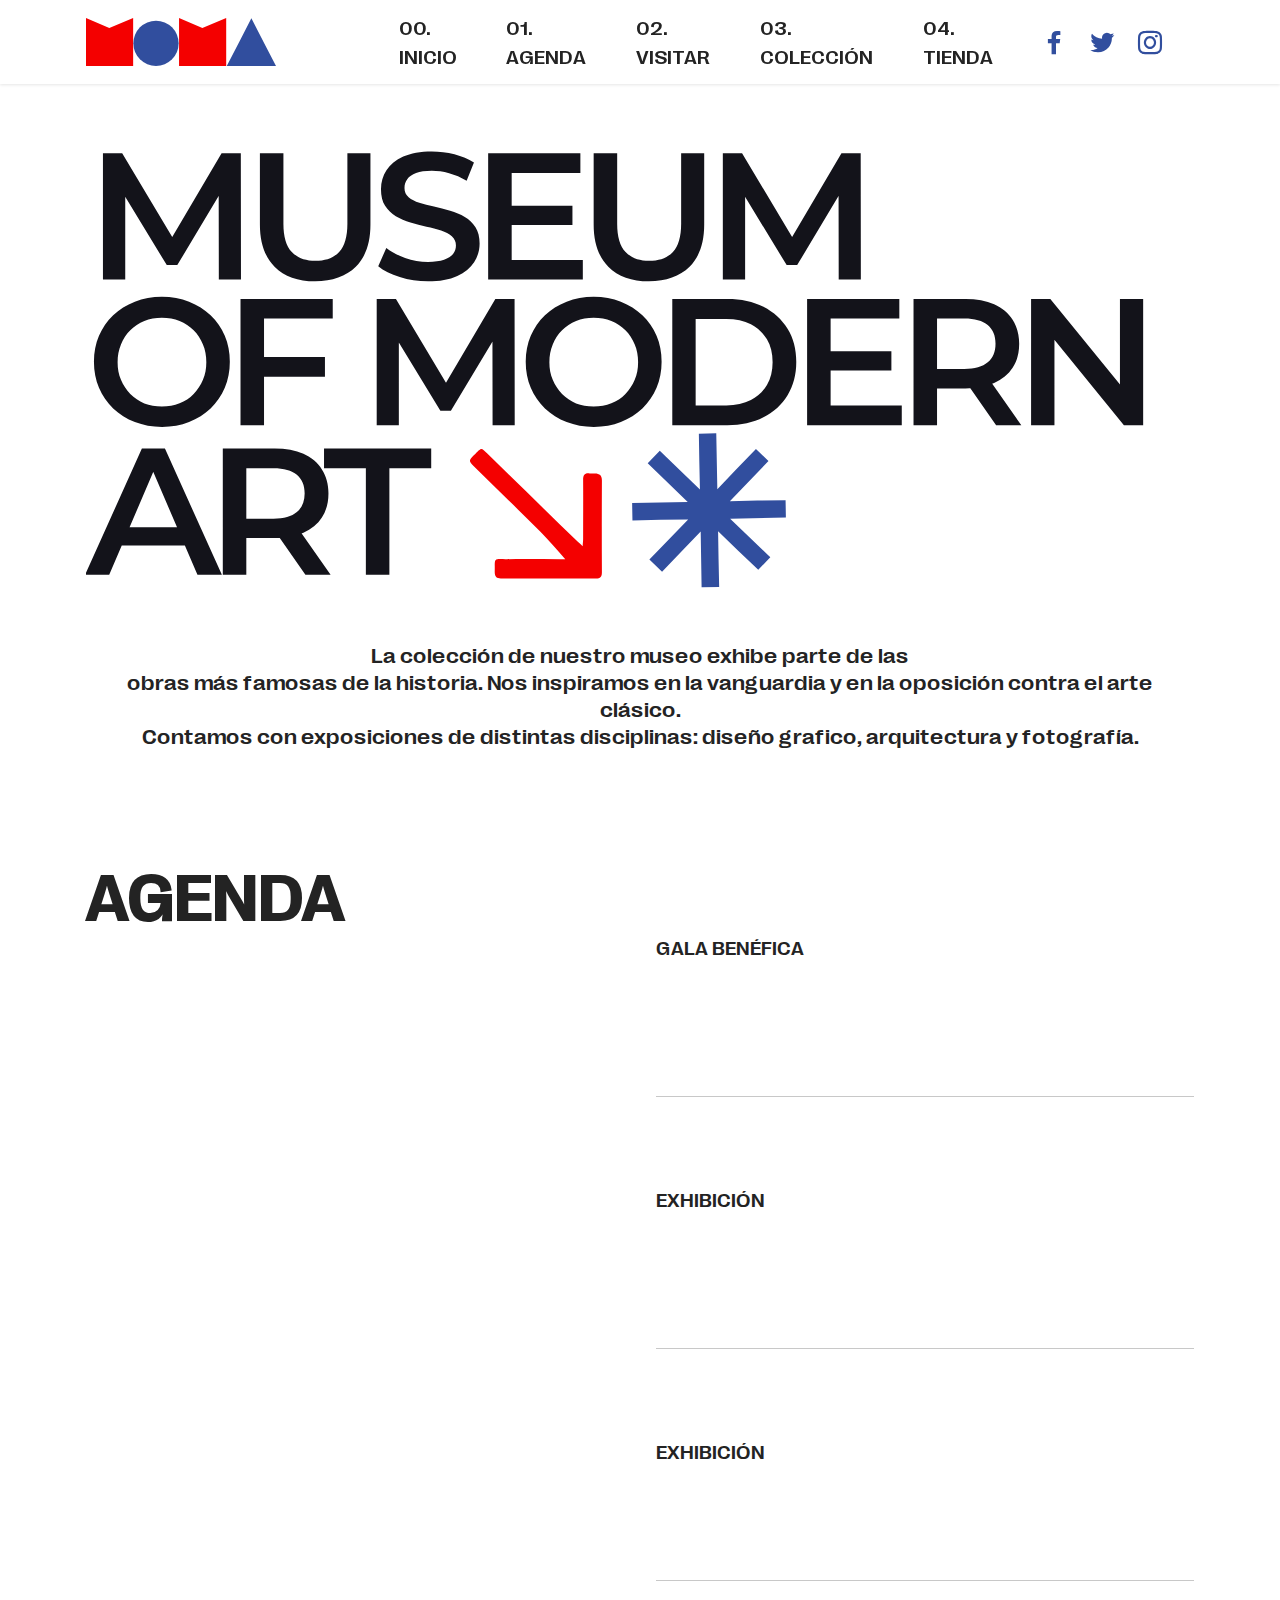
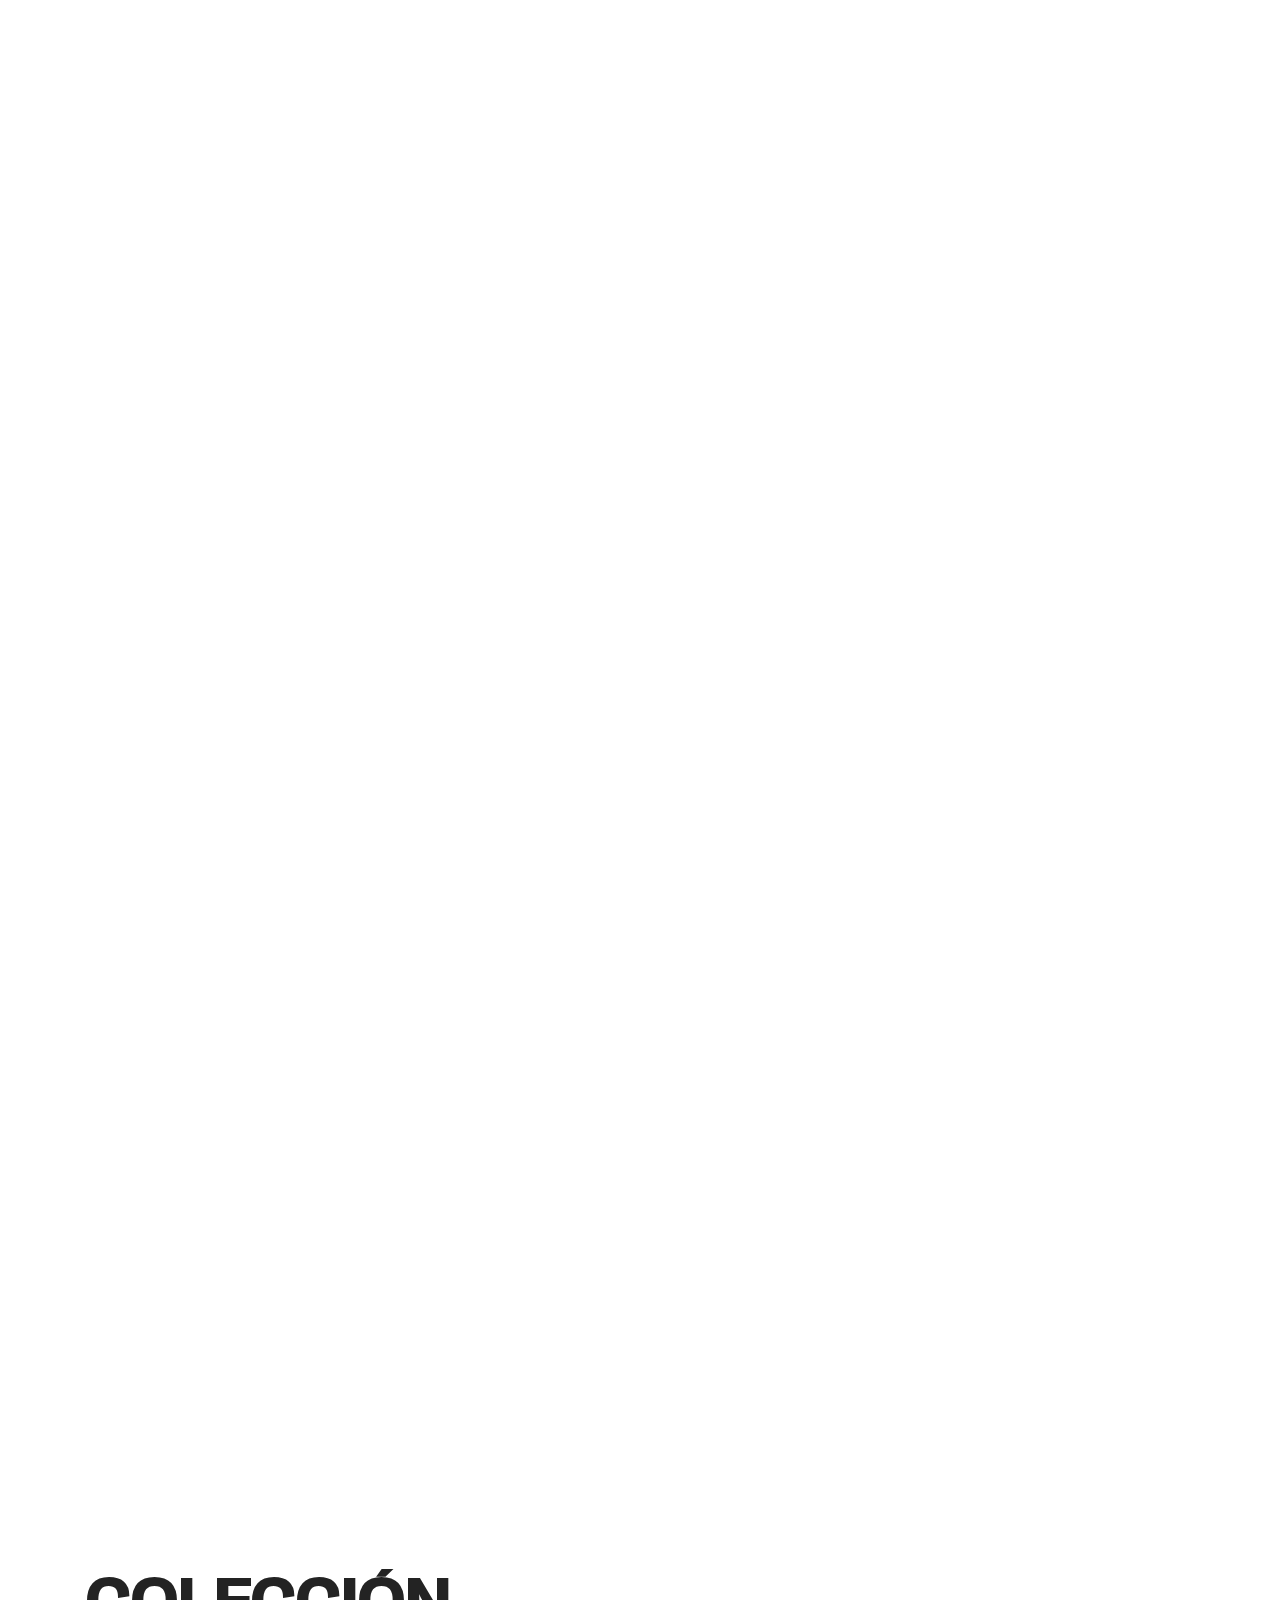
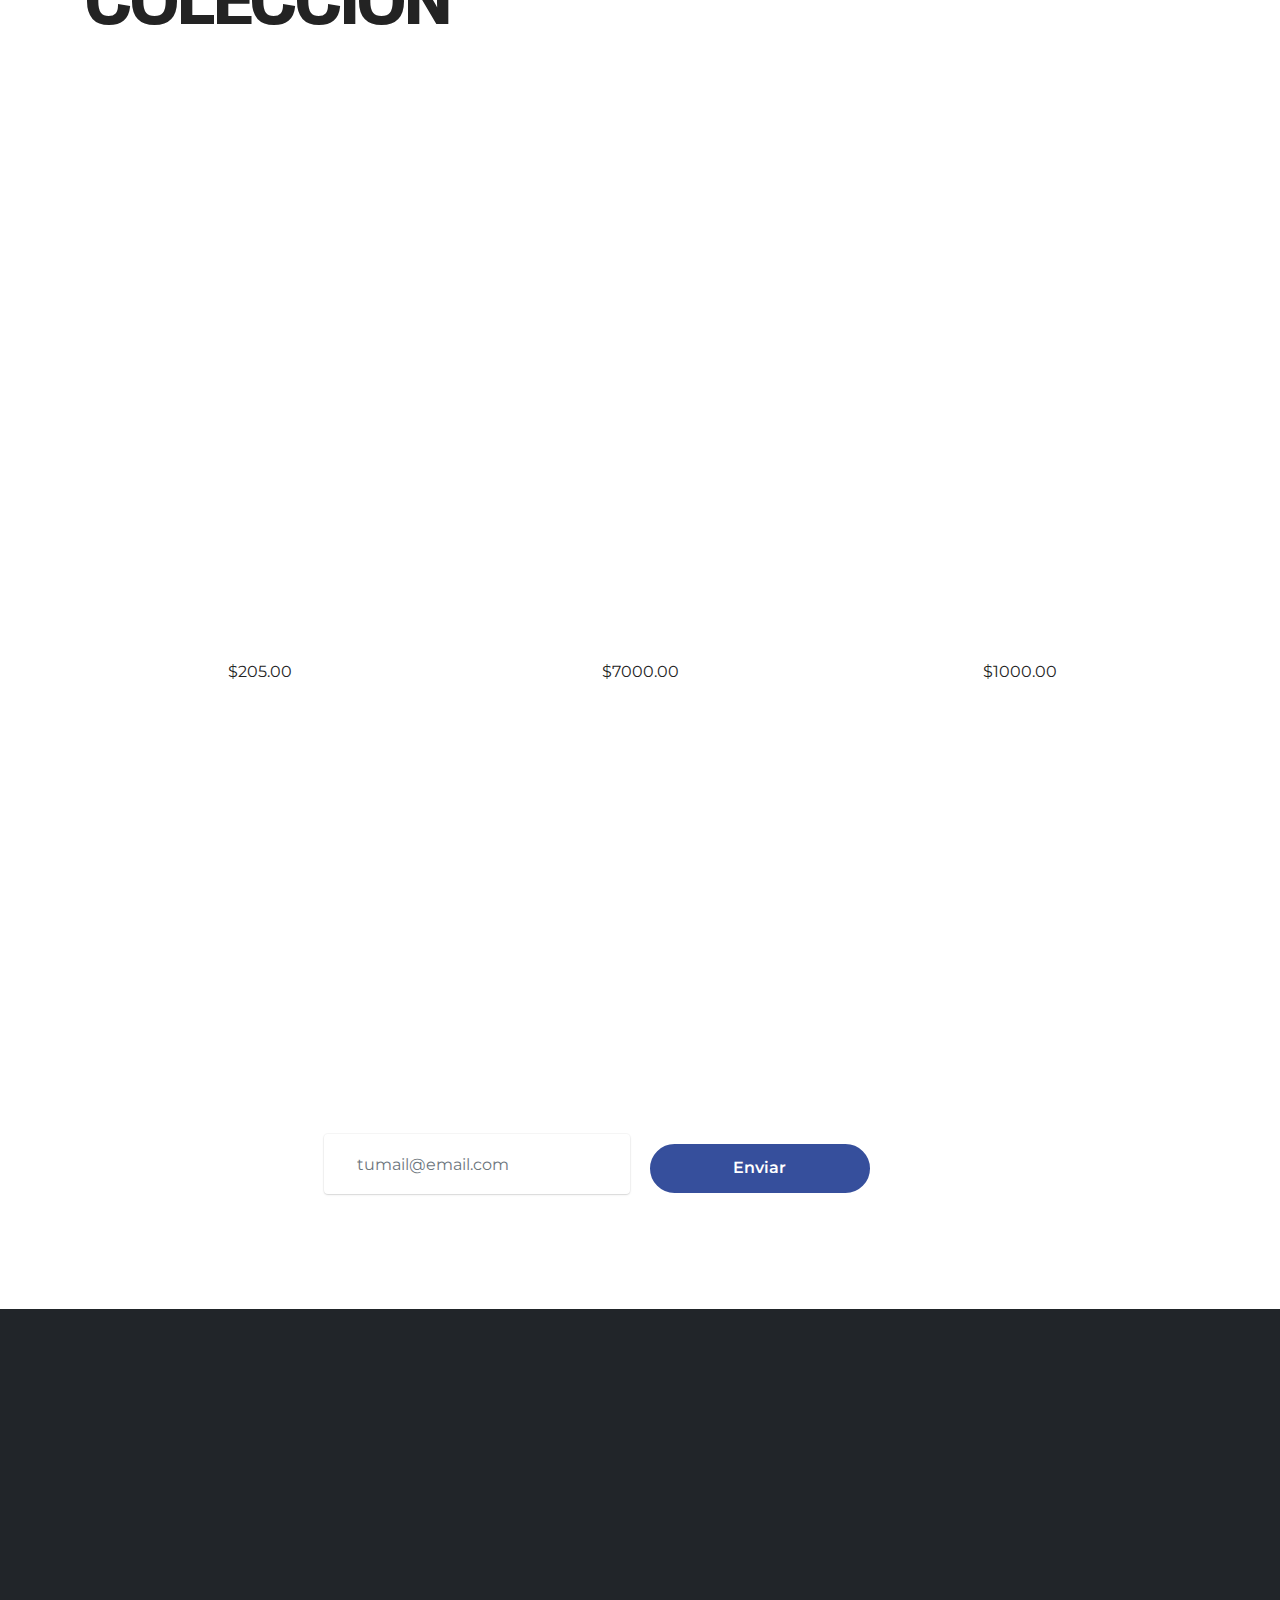
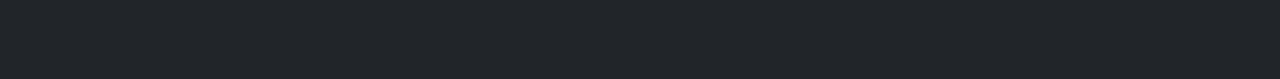
<file: index.html>
<!DOCTYPE html>
<html>

<head>
	<meta charset="UTF-8">
	<meta http-equiv="X-UA-Compatible" content="IE=edge">
	<meta name="generator" content="Mobirise v5.9.6, mobirise.com">
	<meta name="viewport" content="width=device-width, initial-scale=1, minimum-scale=1">
	<link rel="shortcut icon" href="assets/images/logo-moma.svg" type="image/x-icon">
	<meta name="description" content="">

	<title>00. Home</title>
	<link rel="stylesheet" href="assets/web/assets/mobirise-icons2/mobirise2.css">
	<link rel="stylesheet" href="assets/bootstrap/css/bootstrap.min.css">
	<link rel="stylesheet" href="assets/bootstrap/css/bootstrap-grid.min.css">
	<link rel="stylesheet" href="assets/bootstrap/css/bootstrap-reboot.min.css">
	<link rel="stylesheet" href="assets/animatecss/animate.css">
	<link rel="stylesheet" href="assets/dropdown/css/style.css">
	<link rel="stylesheet" href="assets/socicon/css/styles.css">
	<link rel="stylesheet" href="assets/theme/css/style.css">
	<link rel="stylesheet" href="assets/gallery/style.css">
	<link href="assets/fonts/style.css" rel="stylesheet">
	<link rel="preload"
		href="https://fonts.googleapis.com/css?family=Montserrat:100,200,300,400,500,600,700,800,900,100i,200i,300i,400i,500i,600i,700i,800i,900i&display=swap"
		as="style" onload="this.onload=null;this.rel='stylesheet'">
	<noscript>
		<link rel="stylesheet"
			href="https://fonts.googleapis.com/css?family=Montserrat:100,200,300,400,500,600,700,800,900,100i,200i,300i,400i,500i,600i,700i,800i,900i&display=swap">
	</noscript>
	<link rel="preload" as="style" href="assets/mobirise/css/mbr-additional.css">
	<link rel="stylesheet" href="assets/mobirise/css/mbr-additional.css" type="text/css">




</head>

<body>

	<section data-bs-version="5.1" class="menu menu3 cid-tWbdLTcUpx" once="menu" id="menu3-1x">
		<nav class="navbar navbar-dropdown navbar-fixed-top navbar-expand-lg">
			<div class="container">
				<div class="navbar-brand">
					<span class="navbar-logo">
						<a href="index.html">
							<img src="assets/images/logo-moma.svg" alt="Museom Of Modern Art" style="height: 3rem;">
						</a>
					</span>
				</div>
				<button class="navbar-toggler" type="button" data-toggle="collapse" data-bs-toggle="collapse"
					data-target="#navbarSupportedContent" data-bs-target="#navbarSupportedContent"
					aria-controls="navbarNavAltMarkup" aria-expanded="false" aria-label="Toggle navigation">
					<div class="hamburger">
						<span></span>
						<span></span>
						<span></span>
						<span></span>
					</div>
				</button>
				<div class="collapse navbar-collapse" id="navbarSupportedContent">
					<ul class="navbar-nav nav-dropdown nav-right" data-app-modern-menu="true">
						<li class="nav-item"><a class="nav-link link text-black display-4" href="index.html">
								00.<br>INICIO</a></li>
						<li class="nav-item"><a class="nav-link link text-black display-4" href="agenda.html">
								01.<br>AGENDA</a></li>
						<li class="nav-item"><a class="nav-link link text-black display-4"
								href="visitar.html">02.<br>VISITAR</a>
						</li>
						<li class="nav-item"><a class="nav-link link text-black display-4"
								href="coleccion.html">03.<br>COLECCIÓN</a></li>
						<li class="nav-item"><a class="nav-link link text-black display-4"
								href="tienda.html">04.<br>TIENDA</a></li>
					</ul>
					<div class="icons-menu">
						<a class="iconfont-wrapper" href="https://www.facebook.com/MuseumofModernArt/">
							<span class="p-2 mbr-iconfont socicon-facebook socicon"></span>
						</a>
						<a class="iconfont-wrapper" href="https://twitter.com/MuseumModernArt">
							<span class="p-2 mbr-iconfont socicon-twitter socicon"></span>
						</a>
						<a class="iconfont-wrapper" href="www.instagram.com/themuseumofmodernart/">
							<span class="p-2 mbr-iconfont socicon-instagram socicon"></span>
						</a>
					</div>
				</div>
			</div>
		</nav>
	</section>

	<section data-bs-version="5.1" class="header12 cid-tWnjciDwps" id="header12-1v">

		<div class="text-center container mt-lg-5">
			<div class="row justify-content-center">
				<div class="col-md-12 content-head">
					<img src="img/MomaIconos.svg" alt="">
					<p class="mbr-text mbr-fonts-style mb-4 py-3 display-6">La colección de nuestro museo exhibe parte
						de las
						<br> obras más famosas de la historia. Nos inspiramos en la vanguardia y en la oposición contra
						el arte clásico.
						<br> Contamos con exposiciones de distintas disciplinas: diseño grafico, arquitectura y
						fotografía.
					</p>
				</div>
			</div>
		</div>
	</section>

	<section data-bs-version="5.1" class="article15 cid-tWnjkRSTIs" id="article15-1w">

		<div class="container">
			<div class="row justify-content-center py-5">
				<div class="col-12 col-md">
					<h6 class="mbr-section-subtitle mbr-fonts-style mt-0 mb-4 display-2">
						<strong>AGENDA</strong>
					</h6>
				</div>
				<div class="col-md-12 col-lg-6">
					<div>
                        <h1 class="display-2">18 NOV</h1>
                        <div>
                            <span class="display-4">GALA BENÉFICA</span>
                            <h3 class="display-6">David Rockefeller Award Luncheon</h3>
                            <p class="mbr-text mbr-fonts-style mt-0 mb-0 display-7">El Premio David Rockefeller del Museo de Arte Moderno se entrega anualmente a un
                                individuo de la comunidad empresarial que ejemplifica una generosidad ilustrada y una
                                defensa eficaz de los esfuerzos culturales y cívicos.</p>
								<hr>
                        </div>
					</div>
					<div>
                        <h1 class="display-2">29 DIC</h1>
                        <div>
                            <span class="display-4">EXHIBICIÓN</span>
                            <h3 class="display-6">Life Dances On Robert Frank in Dialogue</h3>
                            <p class="mbr-text mbr-fonts-style mt-0 mb-0 display-7">La primera exposición individual del artista en el MoMA ofrece una nueva perspectiva de
                                su extensa obra al explorar las seis vibrantes décadas de la carrera de Frank tras la
                                publicación en 1958 de su emblemático fotolibro, The Americans.</p>
								<hr>
                        </div>
					</div>
					<div>
                        <h1 class="display-2">04 ENE</h1>
                        <div>
                            <span class="display-4">EXHIBICIÓN</span>
                            <h3 class="display-6">Shana Moulton Meta/Physical Therapy</h3>
                            <p class="mbr-text mbr-fonts-style mt-0 mb-0 display-7">Esta exposición estrenará una nueva instalación site-specific de Shana Moulton, cuyo
                                trabajo busca capturar la enormidad y la banalidad de la vida cotidiana.</p>
								<hr>
                        </div>
					</div>
				</div>
				<div class="mbr-section-btn align-right"><a href="agenda.html" class="btn item-btn btn-success display-7">Ver más</a></div>
			</div>
		</div>
	</section>

	<section data-bs-version="5.1" class="article14 cid-tWnjqgd4hi" id="article14-1x">

		<div class="container">
			<div class="row justify-content-center">
				<div class="col-md-12">
					<h3 class="mbr-section-title mbr-fonts-style py-5 display-1 align-center"><strong>NUESTRO MUSEO
							CONTIENE CASI 200 MIL OBRAS DE ARTE MODERNO Y CONTEMPORÁNEO.
						</strong>
					</h3>

				</div>
			</div>
		</div>
	</section>

	<section data-bs-version="5.1" class="image4 cid-tWnjt3x8yi" id="image04-1y">

		<div class="image-block m-auto">
			<img src="img/FlechaAbajo.svg" alt="Flecha para abajo" class="flecha_index">
		</div>
	</section>

	<section data-bs-version="5.1" class="features1 cid-tWnjMwCRQg" id="features01-1z">




		<div class="container-fluid py-5">

			<div class="row justify-content-center">
				<div class="col-sm-6 col-md-12 mb-3 mb-lg-0 col-lg-3">
					<div class="card-wrap card1">
						<div class="image-wrap">
							<img src="img/refikAnadol.png" alt="Refik Anadol">
						</div>
						<div class="content-wrap">
							<h5
								class="mbr-card-title card-title1 mbr-fonts-style align-left mb-2 display-5 align-center pt-2">
								<strong>REFIK ANADOL</strong>
							</h5>

							<p class="card-text1 mbr-fonts-style align-left mb-3 display-7  align-center">
								<br><br>Unsupervised — Machine Hallucinations — MoMA
								<br>2021-2022
							</p>
						</div>
					</div>
				</div>

				<div class="col-sm-6 col-md-12 mb-3 mb-lg-0 col-lg-3">
					<div class="card-wrap card2">
						<div class="image-wrap">
							<img src="img/marinaAdams1.png" alt="Marina Adams">
						</div>
						<div class="content-wrap">
							<h5
								class="mbr-card-title card-title2 mbr-fonts-style align-left mb-2 display-5 align-center pt-2">
								<strong>MARINA ADAMS
								</strong>
								<div><strong><br></strong></div>
							</h5>

							<p class="card-text2 mbr-fonts-style align-left mb-3 display-7  align-center">NY Series
								(Etchings) Orient Blue
								<br>2022<br>
							</p>
						</div>
					</div>
				</div>
				<div class="col-sm-6 col-md-12 mb-3 mb-lg-0 col-lg-3">
					<div class="card-wrap card3">
						<div class="image-wrap">
							<img src="img/michaelSmith.png" alt="Michael Smith">
						</div>
						<div class="content-wrap">
							<h5
								class="mbr-card-title card-title3 mbr-fonts-style align-left mb-2 display-5 pt-2 align-center">
								<strong>MICHAEL SMITH
								</strong>
								<div><strong><br></strong></div>
							</h5>

							<p class="card-text3 mbr-fonts-style align-left mb-3 display-7 align-center">Government
								Approved Home Fallout Shelter Snack Bar
								<br>1983/2023
							</p>
						</div>
					</div>
				</div>

				<div class="col-sm-6 col-md-12 col-lg-3">
					<div class="card-wrap card4">
						<div class="image-wrap">
							<img src="img/marinaAdams2.png" alt="Marina Adams">
						</div>
						<div class="content-wrap">
							<h5
								class="mbr-card-title card-title4 mbr-fonts-style align-left mb-2 display-5 pt-2 align-center">
								<strong>MARINA ADAMS
								</strong>
								<div><strong><br></strong></div>
							</h5>

							<p class="card-text4 mbr-fonts-style align-left mb-3 display-7  align-center">NY Series
								(Etchings) Deep Red
								<br>2022
							</p>
						</div>
					</div>
				</div>
			</div>
		</div>
	</section>

	<section data-bs-version="5.1" class="article15 cid-tWnjZIzfLG" id="article15-20">

		<div class="container pt-4 mb-5">
			<div class="row justify-content-center">
				<div class="col-12 col-md">
					<h6 class="mbr-section-subtitle mbr-fonts-style mt-0 mb-3 display-2"><strong>COLECCIÓN</strong></h6>
					<p class="mbr-text mbr-fonts-style mt-0 mb-0 display-4"><strong>Arte moderno y
							contemporáneo</strong></p>
				</div>
				<div class="col-md-12 col-lg-6">
					<p class="mbr-text mbr-fonts-style mt-0 mb-0 display-7">

						<br><br>En su interior encontrarás obras maestras de la pintura como Noche estrellada de Van
						Gogh, Las señoritas de Avignon de Picasso, Reflexiones de nubes en el estanque de los nenúfares,
						de Monet, La persistencia de la memoria de Salvador Dalí y obras de grandes artistas
						norteamericanos como Jackson Pollock, Andy Warhol y Edward Hopper.
					</p>
				</div>
			</div>
		</div>
	</section>

	<section data-bs-version="5.1" class="image4 cid-tWnk4FNNWs" id="image04-21">
		<div class="image-block m-auto py-5">
			<img src="img/museumTira.png" alt="Museo Tira">
		</div>
	</section>

	<section data-bs-version="5.1" class="features4 cid-tWnkac00mH" id="features04-22">
		<div class="container">
			<div class="row">
				<div class="item features-image col-12 col-md-6 col-lg-4">
					<div class="item-wrapper">
						<div class="item-img">
							<img src="assets/images/cuaderno2-816x612.jpg" alt="CUADERNOS">
						</div>
						<div class="item-content">
							<h5 class="item-title mbr-fonts-style display-5 align-center"><strong>CUADERNOS</strong>
							</h5>
							<h6 class="item-subtitle mbr-fonts-style display-7 align-center">$205.00</h6>
							<div class="mbr-section-btn item-footer mt-2"><a href="tienda.html" class="btn btn-primary item-btn display-7">VER TIENDA</a></div>
						</div>

					</div>
				</div>
				<div class="item features-image col-12 col-md-6 col-lg-4">
					<div class="item-wrapper">
						<div class="item-img">
							<img src="assets/images/remera.jpeg" alt="INDUMENTARIA">
						</div>
						<div class="item-content">
							<h5 class="item-title mbr-fonts-style display-5 align-center">
								<strong>INDUMENTARIA</strong>
							</h5>
							<h6 class="item-subtitle mbr-fonts-style display-7 align-center">
								$7000.00
							</h6>
							<div class="mbr-section-btn item-footer mt-2"><a href="tienda.html" class="btn btn-primary item-btn display-7">VER TIENDA</a></div>
						</div>
					</div>
				</div>
				<div class="item features-image col-12 col-md-6 col-lg-4">
					<div class="item-wrapper">
						<div class="item-img">
							<img src="assets/images/deco1-816x612.jpg" alt="DECO">
						</div>
						<div class="item-content">
							<h5 class="item-title mbr-fonts-style display-5 align-center">
								<strong>DECO</strong>
							</h5>
							<h6 class="item-subtitle mbr-fonts-style display-7 align-center">
								$1000.00
							</h6>
							<div class="mbr-section-btn item-footer mt-2"><a href="tienda.html" class="btn btn-primary item-btn display-7">VER TIENDA</a></div>
						</div>
					</div>
				</div>
			</div>
		</div>
	</section>
	<section data-bs-version="5.1" class="form1 cid-tWnkhqgCQG" id="form01-23">


		<div class="container">
			<div class="row content-wrapper justify-content-center">
				<div class="col-lg-7 mbr-form mt-5 mb-5">
					<div class="col-lg-12 col-md-12 col-sm-12">
						<h5 class="mbr-section-title mbr-fonts-style pt-5 pb-3 display-2"><strong>Enterate de las
								últimas novedades</strong>
							<div><strong>del Museo de Arte Moderno</strong></div>
						</h5>
					</div>
					<div class="text-wrapper align-left" data-form-type="formoid">
						<!--Formbuilder Form-->
						<form action="" method="POST" class="mbr-form form-with-styler"
							data-form-title="Form Name"><input type="hidden" name="email" data-form-email="true"
								value="tUzLo4ZQ5KSsSYlX7aTyH7gHFBCGsJ/fKYe6Rso1T4Kc/C8Qkp5HJUsOn7G+1PTpTqnf1lr9axhel2drqy1ZHyD8Bu72vgrLkdW4AXvcDWnsGjXEiCCFr+cncILrmhLq">
							<div class="row">
								<div hidden="hidden" data-form-alert="" class="alert alert-success col-12">Gracias por
									llenar el formulario!</div>
								<div hidden="hidden" data-form-alert-danger="" class="alert alert-danger col-12">
									Oops...! Hay un problema!
								</div>
							</div>
							<div class="dragArea row mb-5">
								<div data-for="email" class="col-lg-6 col-md-6 col-sm-12 form-group">
									<input type="email" name="email" placeholder="tumail@email.com"
										data-form-field="email" class="form-control display-7" value=""
										id="email-form01-23">
								</div>
								<div class="col-auto mbr-section-btn"><button type="submit"
										class="w-100 w-100 w-100 w-100 w-100 w-100 btn btn-secondary display-7">Enviar</button>
								</div>
							</div>
						</form>
						<!--Formbuilder Form-->
					</div>
				</div>
			</div>
		</div>
	</section>

	<section data-bs-version="5.1" class="footer1 cid-tWnkq0vSA8 bg-dark" once="footers" id="footer01-24">

		<div class="container">
			<div class="row mbr-white pt-5 footer">
				<div class="menu-footer col-12 col-md-6 col-lg-2">
					<h5 class="mbr-section-subtitle mbr-fonts-style mb-2 display-4">
						<strong><a href="index.html">00.<br> INICIO</a></strong>
					</h5>
				</div>
				<div class="menu-footer col-12 col-md-6 col-lg-2">
					<h5 class="mbr-section-subtitle mbr-fonts-style mb-2 display-4">
						<strong><a href="agenda.html">01.<br> AGENDA</a></strong>
					</h5>
				</div>
				<div class="menu-footer col-12 col-md-6 col-lg-2">
					<h5 class="mbr-section-subtitle mbr-fonts-style mb-2 display-4">
						<strong class="text-white"><a href="visitar.html">02.<br> VISITAR </a></strong>
					</h5>
				</div>
				<div class="menu-footer col-12 col-md-6 col-lg-2">
					<h5 class="mbr-section-subtitle mbr-fonts-style mb-2 display-4">
						<strong><a href="coleccion.html">03.<br> COLECCIÓN</a></strong>
					</h5>
				</div>
				<div class="menu-footer col-12 col-md-6 col-lg-2">
					<h5 class="mbr-section-subtitle mbr-fonts-style mb-2 display-4">
						<strong><a href="tienda.html">04.<br> TIENDA</a></strong>
					</h5>
				</div>
				<div class="menu-footer col-12 col-md-6 col-lg-2">
					<img src="img/Logo_Vertical.svg" alt="Logo Moma" class="logo-footer">
				</div>

				<div class="col-12 mt-5 footer-col">
					<div class="icons-menu icons-footer">
						<a class="iconfont-wrapper" href="https://www.facebook.com/MuseumofModernArt/" target="_blank">
							<span class="p-2 mbr-iconfont socicon-facebook socicon fs-3 white-color"></span>
						</a>
						<a class="iconfont-wrapper" href="https://twitter.com/MuseumModernArt" target="_blank">
							<span class="p-2 mbr-iconfont socicon-twitter socicon fs-3 white-color"></span>
						</a>
						<a class="iconfont-wrapper" href="www.instagram.com/themuseumofmodernart/" target="_blank">
							<span class="p-2 mbr-iconfont socicon-instagram socicon fs-3 white-color"></span>
						</a>
					</div>
				</div>
				<div class="col-12 mt-4">
					<p class="mbr-text mb-0 mbr-fonts-style copyright align-center display-7">© Copyright 2030</p>
				</div>

			</div>
		</div>
	</section>
	<script src="assets/bootstrap/js/bootstrap.bundle.min.js"></script>
	<script src="assets/smoothscroll/smooth-scroll.js"></script>
	<script src="assets/ytplayer/index.js"></script>
	<script src="assets/dropdown/js/navbar-dropdown.js"></script>
	<script src="assets/theme/js/script.js"></script>
	<script src="assets/formoid/formoid.min.js"></script>


	<input name="animation" type="hidden">
</body>

</html>
</file>
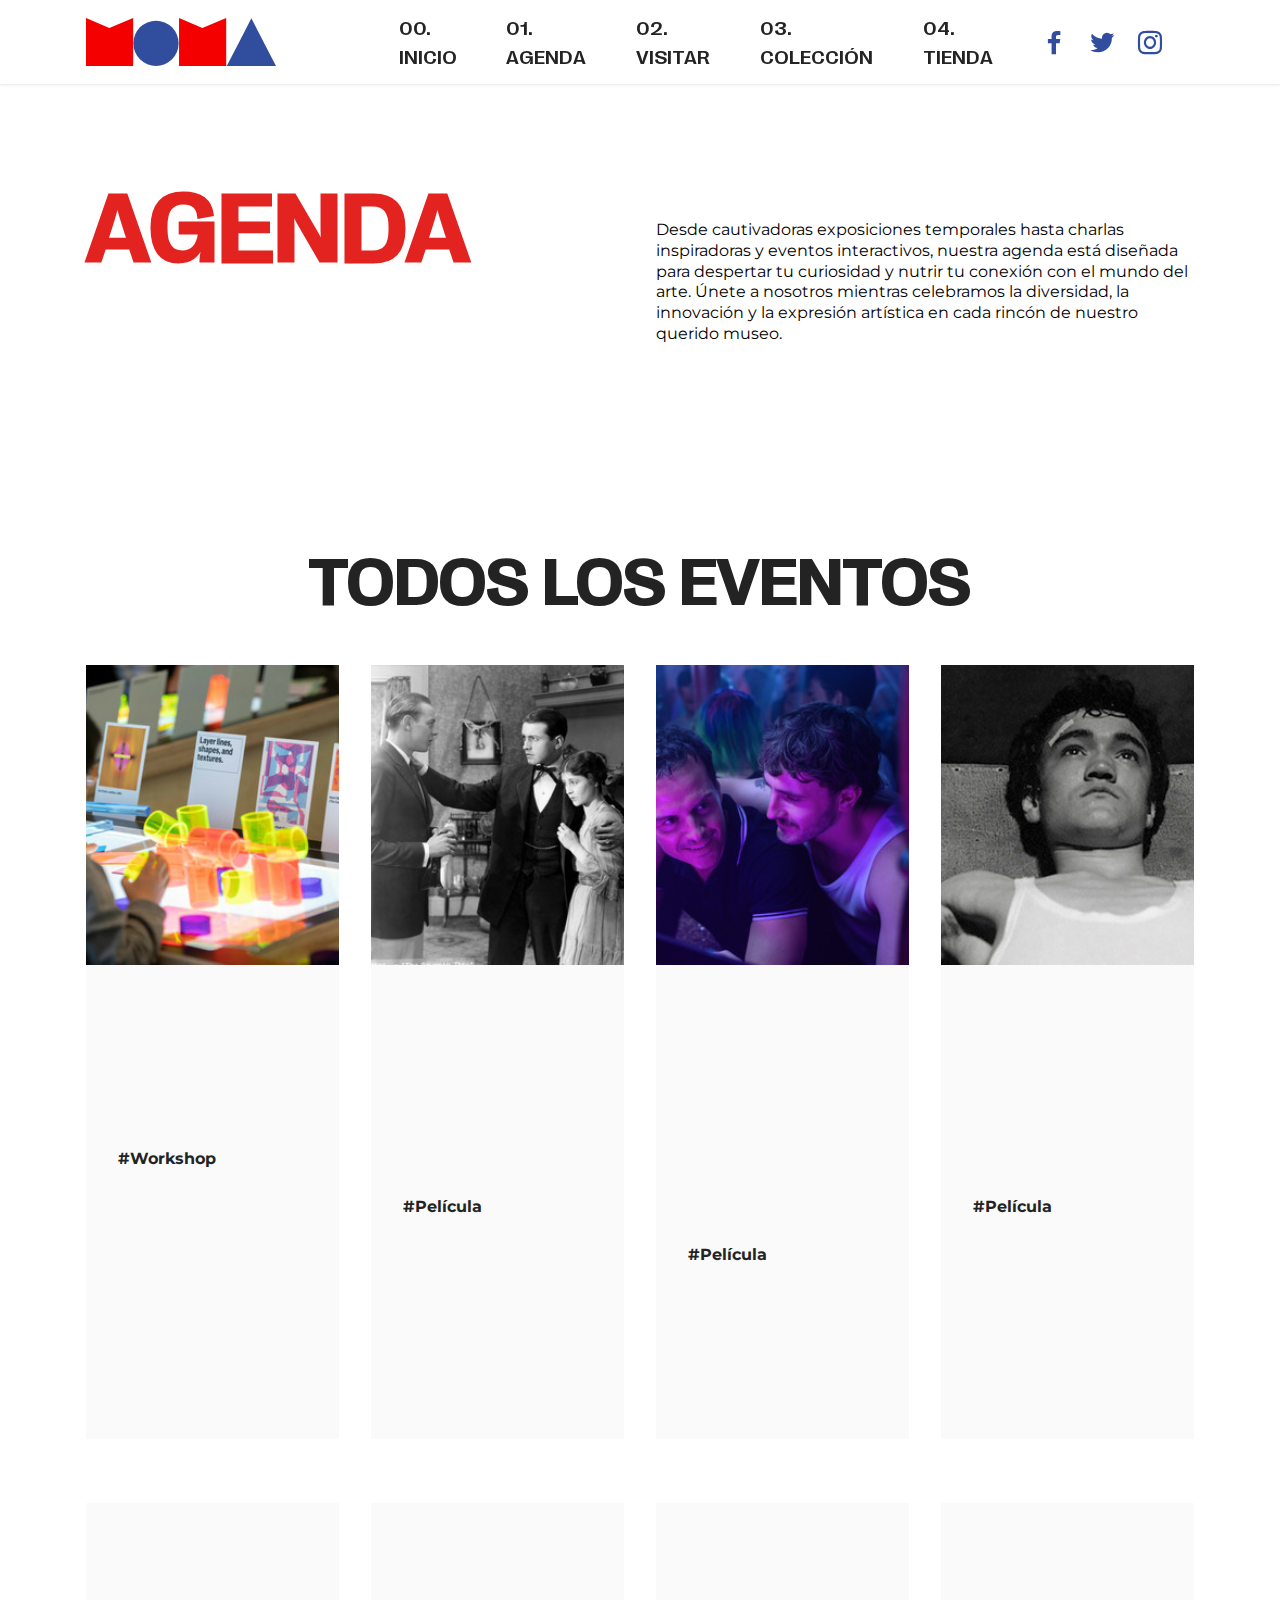
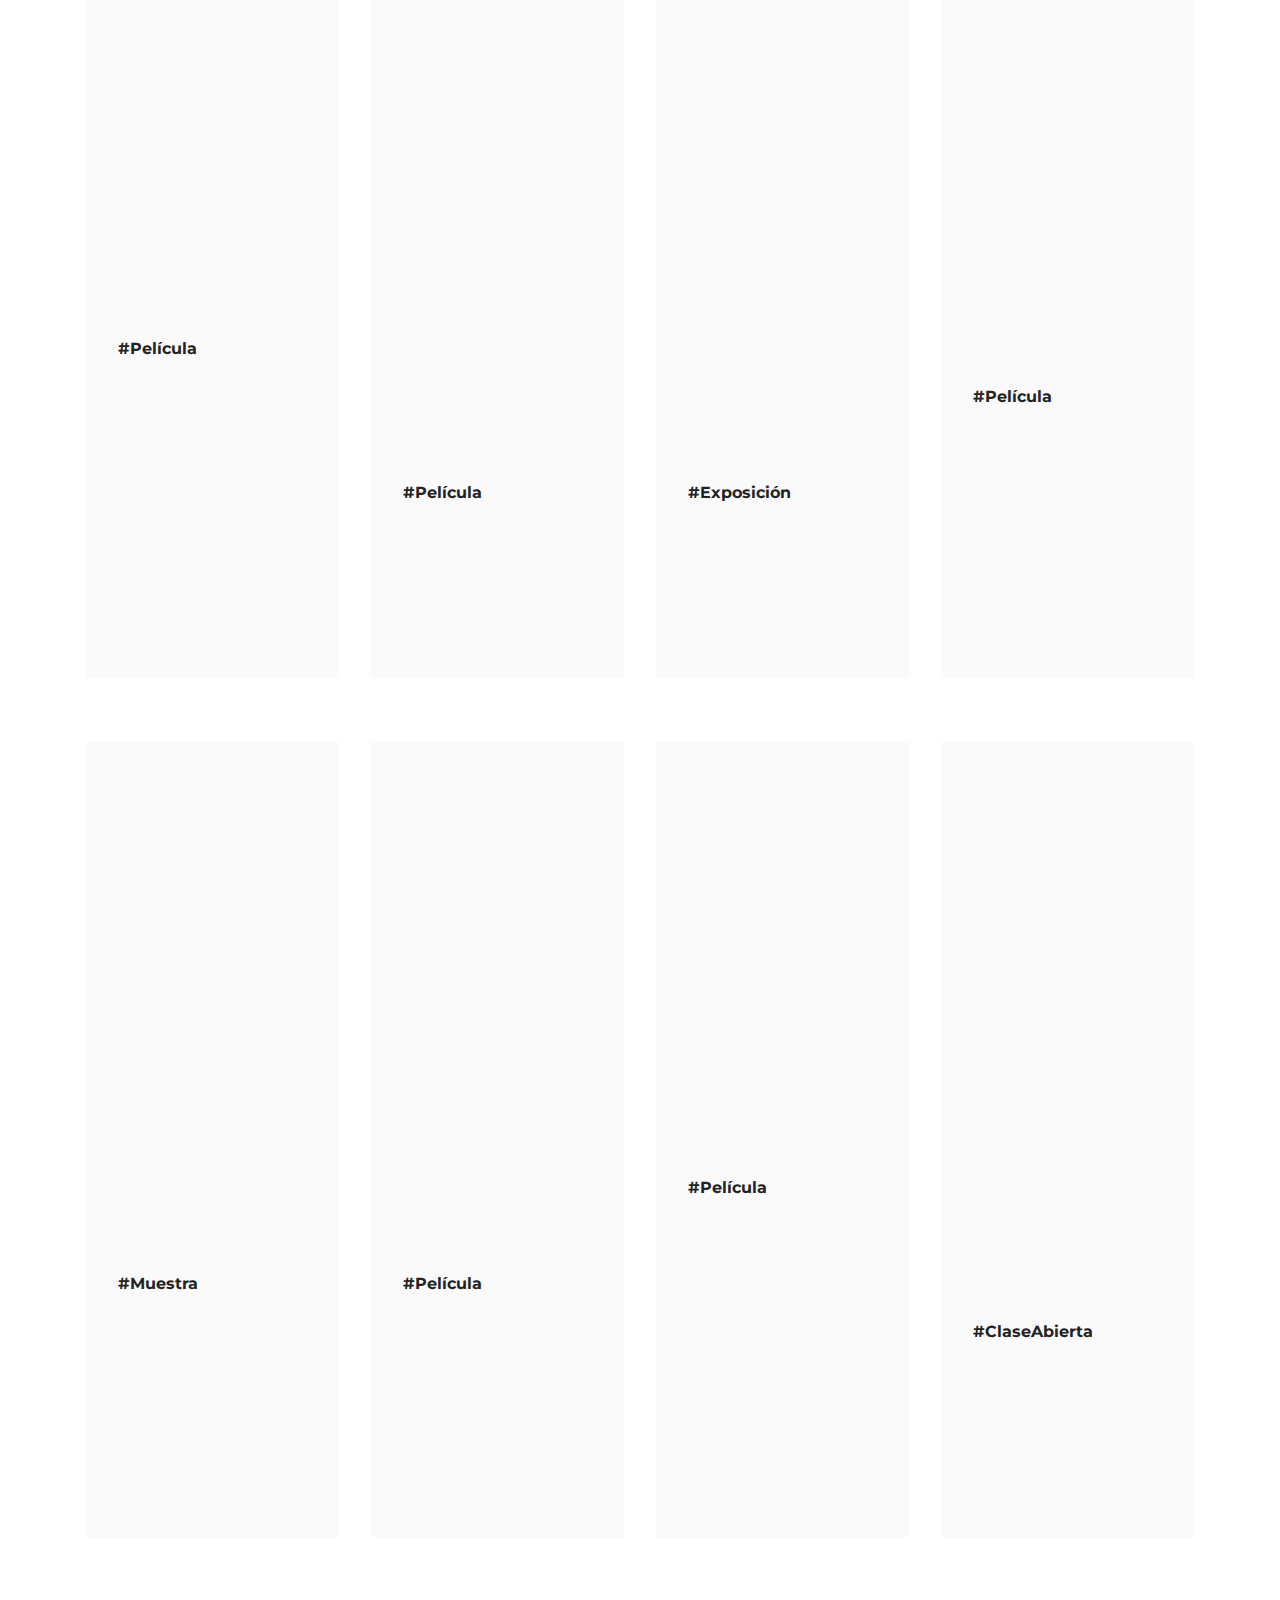
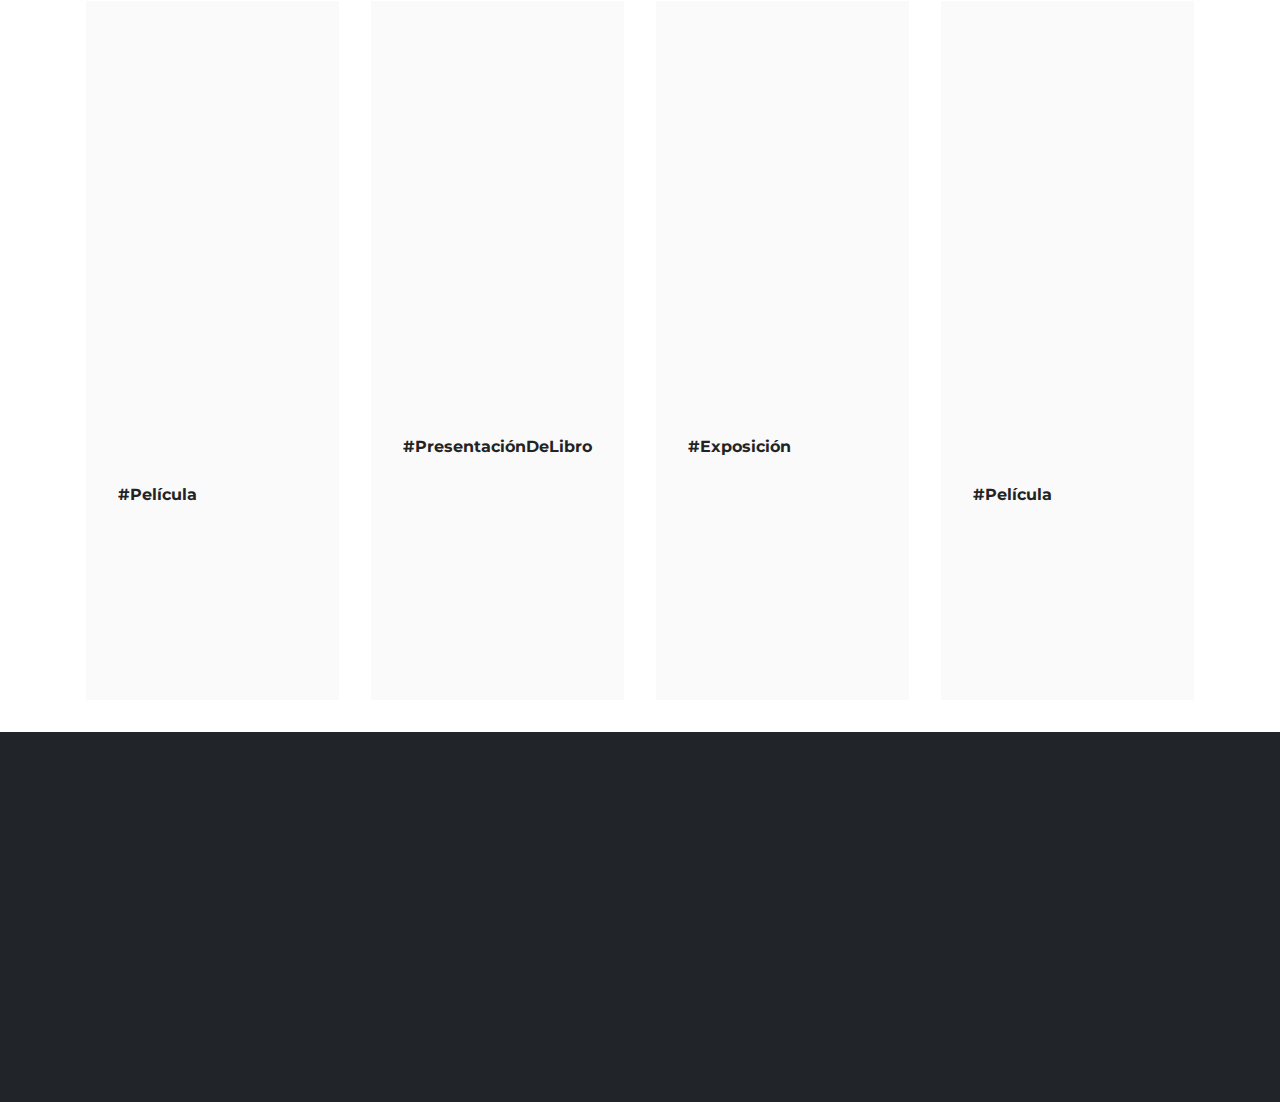
<file: agenda.html>
<!DOCTYPE html>
<html>

<head>
    <meta charset="UTF-8">
    <meta http-equiv="X-UA-Compatible" content="IE=edge">
    <meta name="generator" content="Mobirise v5.9.6, mobirise.com">
    <meta name="viewport" content="width=device-width, initial-scale=1, minimum-scale=1">
    <link rel="shortcut icon" href="assets/images/logo-moma.svg" type="image/x-icon">
    <meta name="description" content="">


    <title>01. Agenda</title>
    <link rel="stylesheet" href="assets/bootstrap/css/bootstrap.min.css">
    <link rel="stylesheet" href="assets/bootstrap/css/bootstrap-grid.min.css">
    <link rel="stylesheet" href="assets/bootstrap/css/bootstrap-reboot.min.css">
    <link rel="stylesheet" href="assets/animatecss/animate.css">
    <link rel="stylesheet" href="assets/dropdown/css/style.css">
    <link rel="stylesheet" href="assets/socicon/css/styles.css">
    <link rel="stylesheet" href="assets/theme/css/style.css">
    <link href="assets/fonts/style.css" rel="stylesheet">
    <link rel="preload"
        href="https://fonts.googleapis.com/css?family=Montserrat:100,200,300,400,500,600,700,800,900,100i,200i,300i,400i,500i,600i,700i,800i,900i&display=swap"
        as="style" onload="this.onload=null;this.rel='stylesheet'">
    <noscript>
        <link rel="stylesheet"
            href="https://fonts.googleapis.com/css?family=Montserrat:100,200,300,400,500,600,700,800,900,100i,200i,300i,400i,500i,600i,700i,800i,900i&display=swap">
    </noscript>
    <link rel="preload" as="style" href="assets/mobirise/css/mbr-additional.css">
    <link rel="stylesheet" href="assets/mobirise/css/mbr-additional.css" type="text/css">




</head>

<body>
    <section data-bs-version="5.1" class="menu menu3 cid-tWbdLTcUpx" once="menu" id="menu3-1x">
        <nav class="navbar navbar-dropdown navbar-fixed-top navbar-expand-lg">
            <div class="container">
                <div class="navbar-brand">
                    <span class="navbar-logo">
                        <a href="index.html">
                            <img src="assets/images/logo-moma.svg" alt="Museom Of Modern Art" style="height: 3rem;">
                        </a>
                    </span>

                </div>
                <button class="navbar-toggler" type="button" data-toggle="collapse" data-bs-toggle="collapse"
                    data-target="#navbarSupportedContent" data-bs-target="#navbarSupportedContent"
                    aria-controls="navbarNavAltMarkup" aria-expanded="false" aria-label="Toggle navigation">
                    <div class="hamburger">
                        <span></span>
                        <span></span>
                        <span></span>
                        <span></span>
                    </div>
                </button>
                <div class="collapse navbar-collapse" id="navbarSupportedContent">
                    <ul class="navbar-nav nav-dropdown nav-right" data-app-modern-menu="true">
                        <li class="nav-item"><a class="nav-link link text-black display-4" href="index.html">
                                00.<br>INICIO</a></li>
                        <li class="nav-item"><a class="nav-link link text-black display-4" href="agenda.html">
                                01.<br>AGENDA</a></li>
                        <li class="nav-item"><a class="nav-link link text-black display-4"
                                href="visitar.html">02.<br>VISITAR</a>
                        </li>
                        <li class="nav-item"><a class="nav-link link text-black display-4"
                                href="coleccion.html">03.<br>COLECCIÓN</a></li>
                        <li class="nav-item"><a class="nav-link link text-black display-4"
                                href="tienda.html">04.<br>TIENDA</a></li>
                    </ul>
                    <div class="icons-menu">
                        <a class="iconfont-wrapper" href="https://www.facebook.com/MuseumofModernArt/">
                            <span class="p-2 mbr-iconfont socicon-facebook socicon"></span>
                        </a>
                        <a class="iconfont-wrapper" href="https://twitter.com/MuseumModernArt">
                            <span class="p-2 mbr-iconfont socicon-twitter socicon"></span>
                        </a>
                        <a class="iconfont-wrapper" href="www.instagram.com/themuseumofmodernart/">
                            <span class="p-2 mbr-iconfont socicon-instagram socicon"></span>
                        </a>
                    </div>
                </div>
            </div>
        </nav>
    </section>

    <section data-bs-version="5.1" class="article15 cid-tWbnKkwtNA" id="article15-23">

        <div class="container">
            <div class="row justify-content-center">
                <div class="col-12 col-md">

                    <h6 class="mbr-section-subtitle mbr-fonts-style mt-0 mb-4  display-1 red-color">
                        <strong>AGENDA</strong>
                    </h6>
                </div>
                <div class="col-md-12 col-lg-6">
                    <p class="mbr-text mbr-fonts-style mt-0 mb-0 display-7 pt-5">Desde cautivadoras exposiciones temporales hasta charlas inspiradoras y eventos interactivos, nuestra agenda está diseñada para despertar tu curiosidad y nutrir tu conexión con el mundo del arte. Únete a nosotros mientras celebramos la diversidad, la innovación y la expresión artística en cada rincón de nuestro querido museo.</p>
                </div>
            </div>
        </div>
    </section>

    <section data-bs-version="5.1" class="content2 cid-tWboynGNQr" id="content2-25">


        <div class="container">
            <div class="mbr-section-head">
                <h4 class="mbr-section-title mbr-fonts-style align-center mb-0 py-4 display-2"><strong>TODOS LOS
                        EVENTOS</strong></h4>

            </div>
            <div class="row mt-4">
                <div class="item features-image сol-12 col-md-6 col-lg-3">
                    <div class="item-wrapper">
                        <div class="item-img">
                            <img src="assets/images/Evento 1.jpg" alt="Mobirise Website Builder" title="">
                        </div>
                        <div class="item-content">
                            <h5 class="item-title mbr-fonts-style display-5">Art Lab: Line,
                                Shape, Color
                            </h5>
                            <h6 class="item-subtitle mbr-fonts-style mt-1 display-7"><strong>#Workshop</strong></h6>
                            <p class="mbr-text mbr-fonts-style mt-3 display-7">Nov 22, 11:00 a.m.–5:00 p.m.</p>
                        </div>
                        <div class="mbr-section-btn item-footer mt-2"><a href=""
                                class="btn item-btn btn-primary  btn-2 display-7">Ver más</a></div>
                    </div>
                </div>
                <div class="item features-image сol-12 col-md-6 col-lg-3">
                    <div class="item-wrapper">
                        <div class="item-img">
                            <img src="assets/images/Evento 2.jpg" alt="Mobirise Website Builder" title="">
                        </div>
                        <div class="item-content">
                            <h5 class="item-title mbr-fonts-style display-5">Falsche Bewegung
                                (Wrong Move).
                            </h5>
                            <h6 class="item-subtitle mbr-fonts-style mt-1 display-7"><strong>#Película</strong></h6>
                            <p class="mbr-text mbr-fonts-style mt-3 display-7">Nov 22, 1:00 p.m.<br>
                            </p>
                        </div>
                        <div class="mbr-section-btn item-footer mt-2"><a href=""
                                class="btn btn-2 btn-primary item-btn display-7">Ver más</a></div>
                    </div>
                </div>
                <div class="item features-image сol-12 col-md-6 col-lg-3">
                    <div class="item-wrapper">
                        <div class="item-img">
                            <img src="assets/images/Evento 3.jpg" alt="Mobirise Website Builder" title="">
                        </div>
                        <div class="item-content">
                            <h5 class="item-title mbr-fonts-style display-5">Doroshkechi (The
                                Carriage Driver).
                                1971.</h5>
                            <h6 class="item-subtitle mbr-fonts-style mt-1 display-7"><strong>#Película</strong></h6>
                            <p class="mbr-text mbr-fonts-style mt-3 display-7">Nov 22, 4:00 p.m.</p>
                        </div>
                        <div class="mbr-section-btn item-footer mt-2"><a href=""
                                class="btn btn-2 btn-primary item-btn display-7">Ver más</a></div>
                    </div>
                </div>
                <div class="item features-image сol-12 col-md-6 col-lg-3">
                    <div class="item-wrapper">
                        <div class="item-img">
                            <img src="assets/images/Evento 4.jpg" alt="Mobirise Website Builder" title=""
                                data-slide-to="3" data-bs-slide-to="4">
                        </div>
                        <div class="item-content">
                            <h5 class="item-title mbr-fonts-style display-5">Golden Age of
                                Iranian Animation,
                                1965-77
                            </h5>
                            <h6 class="item-subtitle mbr-fonts-style mt-1 display-7"><strong>#Película</strong></h6>
                            <p class="mbr-text mbr-fonts-style mt-3 display-7">Nov 22, 6:30 p.m.</p>
                        </div>
                        <div class="mbr-section-btn item-footer mt-2"><a href=""
                                class="btn btn-primary btn-2 item-btn display-7">Ver más</a></div>
                    </div>
                </div>

            </div>
        </div>
    </section>

    <section data-bs-version="5.1" class="content2 cid-tWbriA3ODv" id="content2-27">


        <div class="container">

            <div class="row mt-4">
                <div class="item features-image сol-12 col-md-6 col-lg-3">
                    <div class="item-wrapper">
                        <div class="item-img">
                            <img src="assets/images/Evento 5.jpg" alt="Mobirise Website Builder" title=""
                                data-slide-to="0" data-bs-slide-to="0">
                        </div>
                        <div class="item-content">
                            <h5 class="item-title mbr-fonts-style display-5">The Killer. 2023.
                                
                            </h5>
                            <h6 class="item-subtitle mbr-fonts-style mt-1 display-7"><strong>#Película</strong></h6>
                            <p class="mbr-text mbr-fonts-style mt-3 display-7">Nov 22, 7:00 p.m.</p>
                        </div>
                        <div class="mbr-section-btn item-footer mt-2"><a href=""
                                class="btn item-btn btn-primary display-7 btn-2">Ver más</a></div>
                    </div>
                </div>
                <div class="item features-image сol-12 col-md-6 col-lg-3">
                    <div class="item-wrapper">
                        <div class="item-img">
                            <img src="assets/images/Evento 6.jpg" alt="Mobirise Website Builder" title=""
                                data-slide-to="1" data-bs-slide-to="1">
                        </div>
                        <div class="item-content">
                            <h5 class="item-title mbr-fonts-style display-5">Open Art Space:
                                A Free Drop-in
                                Program for
                                LGBTQ+</h5>
                            <h6 class="item-subtitle mbr-fonts-style mt-1 display-7"><strong>#Película</strong></h6>
                            <p class="mbr-text mbr-fonts-style mt-3 display-7">Nov 23, 4:30–6:30 p.m.<br>
                            </p>
                        </div>
                        <div class="mbr-section-btn item-footer mt-2"><a href=""
                                class="btn btn-primary item-btn display-7 btn-2">Ver más</a></div>
                    </div>
                </div>
                <div class="item features-image сol-12 col-md-6 col-lg-3">
                    <div class="item-wrapper">
                        <div class="item-img">
                            <img src="assets/images/Evento 7.jpg" alt="Mobirise Website Builder" title=""
                                data-slide-to="2" data-bs-slide-to="2">
                        </div>
                        <div class="item-content">
                            <h5 class="item-title mbr-fonts-style display-5">Before-Hours Tours
                                with an Art Historian</h5>
                            <h6 class="item-subtitle mbr-fonts-style mt-1 display-7">
                                <strong>#Exposición</strong></h6>
                            <p class="mbr-text mbr-fonts-style mt-3 display-7">Nov 24, 9:30–10:30 a.m.</p>
                        </div>
                        <div class="mbr-section-btn item-footer mt-2"><a href=""
                                class="btn btn-primary item-btn display-7 btn-2">Ver más</a></div>
                    </div>
                </div>
                <div class="item features-image сol-12 col-md-6 col-lg-3">
                    <div class="item-wrapper">
                        <div class="item-img">
                            <img src="assets/images/Evento 8.jpg" alt="Mobirise Website Builder" title=""
                                data-slide-to="3" data-bs-slide-to="3">
                        </div>
                        <div class="item-content">
                            <h5 class="item-title mbr-fonts-style display-5">David Holzman's
                                Diary. 1967.</h5>
                            <h6 class="item-subtitle mbr-fonts-style mt-1 display-7"><strong>#Película
                                </strong></h6>
                            <p class="mbr-text mbr-fonts-style mt-3 display-7">Nov 24, 1:00 p.m.</p>
                        </div>
                        <div class="mbr-section-btn item-footer mt-2"><a href=""
                                class="btn btn-primary item-btn display-7 btn-2">Ver más</a></div>
                    </div>
                </div>

            </div>
        </div>
    </section>

    <section data-bs-version="5.1" class="content2 cid-tWbsRQU1wb" id="content2-28">


        <div class="container">

            <div class="row mt-4">
                <div class="item features-image сol-12 col-md-6 col-lg-3">
                    <div class="item-wrapper">
                        <div class="item-img">
                            <img src="assets/images/Evento 9.jpg" alt="Mobirise Website Builder" title=""
                                data-slide-to="0" data-bs-slide-to="0">
                        </div>
                        <div class="item-content">
                            <h5 class="item-title mbr-fonts-style display-5">Cherike-ye Tara (The
                                Ballad of Tara). 1979.</h5>
                            <h6 class="item-subtitle mbr-fonts-style mt-1 display-7">
                                <strong>#Muestra</strong></h6>
                            <p class="mbr-text mbr-fonts-style mt-3 display-7">Nov 24, 4:00 p.m.</p>
                        </div>
                        <div class="mbr-section-btn item-footer mt-2"><a href=""
                                class="btn item-btn btn-primary display-7 btn-2">Ver más
                                &gt;</a></div>
                    </div>
                </div>
                <div class="item features-image сol-12 col-md-6 col-lg-3">
                    <div class="item-wrapper">
                        <div class="item-img">
                            <img src="assets/images/Evento 10.jpg" alt="Mobirise Website Builder" title=""
                                data-slide-to="1" data-bs-slide-to="1">
                        </div>
                        <div class="item-content">
                            <h5 class="item-title mbr-fonts-style display-5">Jaam-e Hassanlou 
                                (Hassanlou Cup).
                                1966. </h5>
                            <h6 class="item-subtitle mbr-fonts-style mt-1 display-7">
                                <strong>#Película</strong></h6>
                            <p class="mbr-text mbr-fonts-style mt-3 display-7">Nov 24, 4:00 p.m.<br>
                            </p>
                        </div>
                        <div class="mbr-section-btn item-footer mt-2"><a href=""
                                class="btn btn-primary item-btn display-7 btn-2 ">Ver más
                                &gt;</a></div>
                    </div>
                </div>
                <div class="item features-image сol-12 col-md-6 col-lg-3">
                    <div class="item-wrapper">
                        <div class="item-img">
                            <img src="assets/images/Evento 11.jpg" alt="Mobirise Website Builder" title=""
                                data-slide-to="2" data-bs-slide-to="2">
                        </div>
                        <div class="item-content">
                            <h5 class="item-title mbr-fonts-style display-5">Member Early Hour</h5>
                            <h6 class="item-subtitle mbr-fonts-style mt-1 display-7">
                                <strong>#Película</strong></h6>
                            <p class="mbr-text mbr-fonts-style mt-3 display-7">Nov 25, 9:30–10:30 a.m.</p>
                        </div>
                        <div class="mbr-section-btn item-footer mt-2"><a href=""
                                class="btn btn-primary item-btn display-7 btn-2"> Ver más
                                &gt;</a></div>
                    </div>
                </div>
                <div class="item features-image сol-12 col-md-6 col-lg-3">
                    <div class="item-wrapper">
                        <div class="item-img">
                            <img src="assets/images/Evento 12.jpg" alt="Mobirise Website Builder" title=""
                                data-slide-to="3" data-bs-slide-to="3">
                        </div>
                        <div class="item-content">
                            <h5 class="item-title mbr-fonts-style display-5">Before-Hours Tours
                                with an Art Historian</h5>
                            <h6 class="item-subtitle mbr-fonts-style mt-1 display-7">
                                <strong>#ClaseAbierta</strong></h6>
                            <p class="mbr-text mbr-fonts-style mt-3 display-7">Nov 24, 9:30–10:30 a.m.</p>
                        </div>
                        <div class="mbr-section-btn item-footer mt-2"><a href=""
                                class="btn btn-primary item-btn display-7 btn-2"> Ver más
                                &gt;</a></div>
                    </div>
                </div>

            </div>
        </div>
    </section>

    <section data-bs-version="5.1" class="content2 cid-tWbsSMZmf3" id="content2-29">


        <div class="container">

            <div class="row mt-4">
                <div class="item features-image сol-12 col-md-6 col-lg-3">
                    <div class="item-wrapper">
                        <div class="item-img">
                            <img src="assets/images/Evento 13.jpg" alt="Mobirise Website Builder" title=""
                                data-slide-to="0" data-bs-slide-to="0">
                        </div>
                        <div class="item-content">
                            <h5 class="item-title mbr-fonts-style display-5">Aramesh Dar
                                Hozor-e Digaran</h5>
                            <h6 class="item-subtitle mbr-fonts-style mt-1 display-7">
                                <strong>#Película</strong></h6>
                            <p class="mbr-text mbr-fonts-style mt-3 display-7">Nov 25, 1:30 p.m.</p>
                        </div>
                        <div class="mbr-section-btn item-footer mt-2"><a href=""
                                class="btn item-btn btn-primary display-7 btn-2">Ver más
                                &gt;</a></div>
                    </div>
                </div>
                <div class="item features-image сol-12 col-md-6 col-lg-3">
                    <div class="item-wrapper">
                        <div class="item-img">
                            <img src="assets/images/Evento 14.jpg" alt="Mobirise Website Builder" title=""
                                data-slide-to="1" data-bs-slide-to="1">
                        </div>
                        <div class="item-content">
                            <h5 class="item-title mbr-fonts-style display-5">Gaav (The Cow).
                                1969. </h5>
                            <h6 class="item-subtitle mbr-fonts-style mt-1 display-7">
                                <strong>#PresentaciónDeLibro</strong></h6>
                            <p class="mbr-text mbr-fonts-style mt-3 display-7">Nov 25, 4:30 p.m.<br>
                            </p>
                        </div>
                        <div class="mbr-section-btn item-footer mt-2"><a href=""
                                class="btn btn-primary item-btn display-7 btn-2">Ver más
                                &gt;</a></div>
                    </div>
                </div>
                <div class="item features-image сol-12 col-md-6 col-lg-3">
                    <div class="item-wrapper">
                        <div class="item-img">
                            <img src="assets/images/Evento 15.jpg" alt="Mobirise Website Builder" title=""
                                data-slide-to="2" data-bs-slide-to="2">
                        </div>
                        <div class="item-content">
                            <h5 class="item-title mbr-fonts-style display-5">Asteroid City. 2023.</h5>
                            <h6 class="item-subtitle mbr-fonts-style mt-1 display-7">
                                <strong>#Exposición</strong></h6>
                            <p class="mbr-text mbr-fonts-style mt-3 display-7">Nov 25, 5:00 p.m.<br>
                            </p>
                        </div>
                        <div class="mbr-section-btn item-footer mt-2"><a href=""
                                class="btn btn-primary item-btn display-7 btn-2">Ver más
                                &gt;</a></div>
                    </div>
                </div>
                <div class="item features-image сol-12 col-md-6 col-lg-3">
                    <div class="item-wrapper">
                        <div class="item-img">
                            <img src="assets/images/Evento 16.jpg" alt="Mobirise Website Builder" title=""
                                data-slide-to="3" data-bs-slide-to="3">
                        </div>
                        <div class="item-content">
                            <h5 class="item-title mbr-fonts-style display-5">Ars Poetica.
                                1967. </h5>
                            <h6 class="item-subtitle mbr-fonts-style mt-1 display-7">
                                <strong>#Película</strong></h6>
                            <p class="mbr-text mbr-fonts-style mt-3 display-7">Nov 27, 6:30 p.m.<br>
                            </p>
                        </div>
                        <div class="mbr-section-btn item-footer mt-2"><a href=""
                                class="btn btn-primary item-btn display-7 btn-2"> Ver más
                                &gt;</a></div>
                    </div>
                </div>


            </div>
        </div>
    </section>
    <section data-bs-version="5.1" class="footer1 cid-tWnkq0vSA8 bg-dark" once="footers" id="footer01-24">

        <div class="container">
            <div class="row mbr-white pt-5 footer">
                <div class="menu-footer col-12 col-md-6 col-lg-2">
                    <h5 class="mbr-section-subtitle mbr-fonts-style mb-2 display-4">
                        <strong><a href="index.html">00.<br> INICIO</a></strong>
                    </h5>
                </div>
                <div class="menu-footer col-12 col-md-6 col-lg-2">
                    <h5 class="mbr-section-subtitle mbr-fonts-style mb-2 display-4">
                        <strong><a href="agenda.html">01.<br> AGENDA</a></strong>
                    </h5>
                </div>
                <div class="menu-footer col-12 col-md-6 col-lg-2">
                    <h5 class="mbr-section-subtitle mbr-fonts-style mb-2 display-4">
                        <strong class="text-white"><a href="visitar.html">02.<br> VISITAR </a></strong>
                    </h5>
                </div>
                <div class="menu-footer col-12 col-md-6 col-lg-2">
                    <h5 class="mbr-section-subtitle mbr-fonts-style mb-2 display-4">
                        <strong><a href="coleccion.html">03.<br> COLECCIÓN</a></strong>
                    </h5>
                </div>
                <div class="menu-footer col-12 col-md-6 col-lg-2">
                    <h5 class="mbr-section-subtitle mbr-fonts-style mb-2 display-4">
                        <strong><a href="tienda.html">04.<br> TIENDA</a></strong>
                    </h5>
                </div>
                <div class="menu-footer col-12 col-md-6 col-lg-2">
                    <img src="img/Logo_Vertical.svg" alt="Logo Moma" class="logo-footer">
                </div>

                <div class="col-12 mt-5 footer-col">
                    <div class="icons-menu icons-footer">
                        <a class="iconfont-wrapper" href="https://www.facebook.com/MuseumofModernArt/" target="_blank">
                            <span class="p-2 mbr-iconfont socicon-facebook socicon fs-3 white-color"></span>
                        </a>
                        <a class="iconfont-wrapper" href="https://twitter.com/MuseumModernArt" target="_blank">
                            <span class="p-2 mbr-iconfont socicon-twitter socicon fs-3 white-color"></span>
                        </a>
                        <a class="iconfont-wrapper" href="www.instagram.com/themuseumofmodernart/" target="_blank">
                            <span class="p-2 mbr-iconfont socicon-instagram socicon fs-3 white-color"></span>
                        </a>
                    </div>
                </div>
                <div class="col-12 mt-4">
                    <p class="mbr-text mb-0 mbr-fonts-style copyright align-center display-7">© Copyright 2030</p>
                </div>

            </div>
        </div>
    </section>
    <script src="assets/bootstrap/js/bootstrap.bundle.min.js"></script>
    <script src="assets/smoothscroll/smooth-scroll.js"></script>
    <script src="assets/ytplayer/index.js"></script>
    <script src="assets/dropdown/js/navbar-dropdown.js"></script>
    <script src="assets/theme/js/script.js"></script>


    <div id="scrollToTop" class="scrollToTop mbr-arrow-up"><a style="text-align: center;"><i
                class="mbr-arrow-up-icon mbr-arrow-up-icon-cm cm-icon cm-icon-smallarrow-up"></i></a></div>
    <input name="animation" type="hidden">
</body>

</html>
</file>
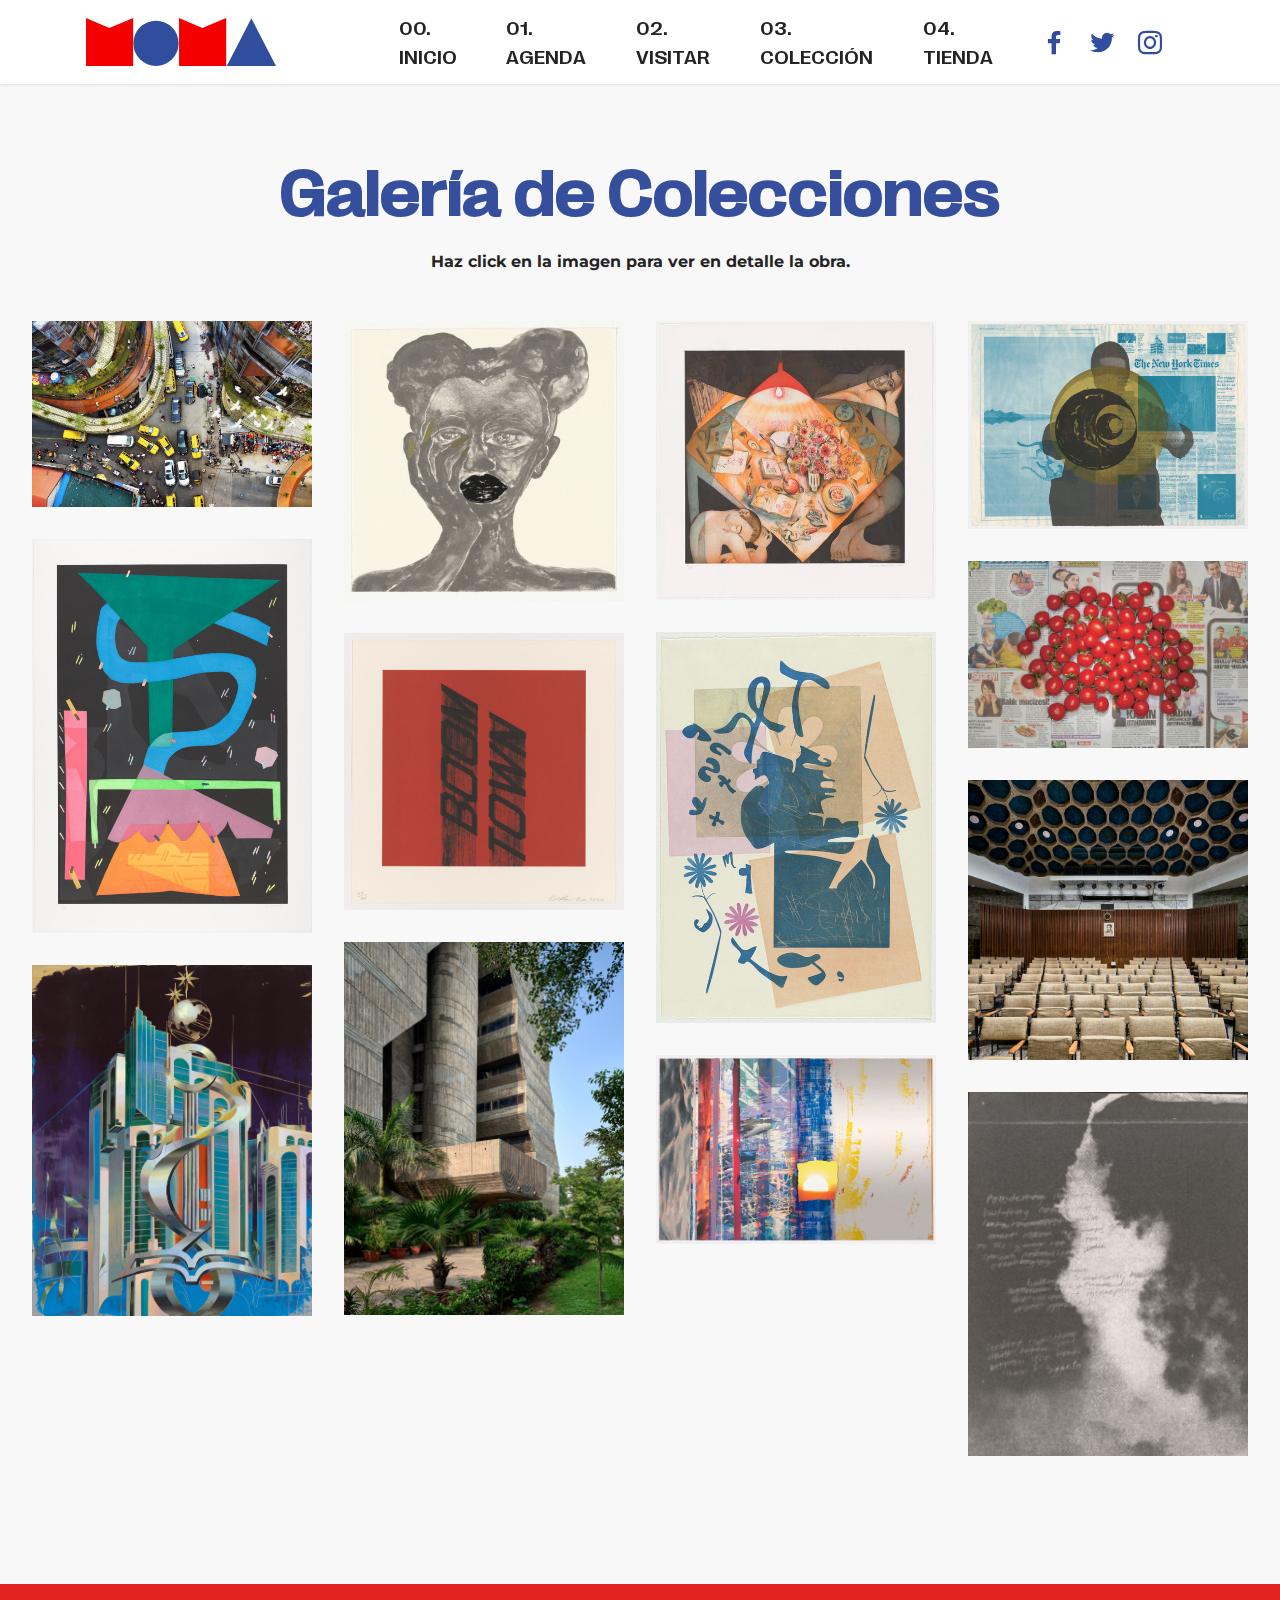
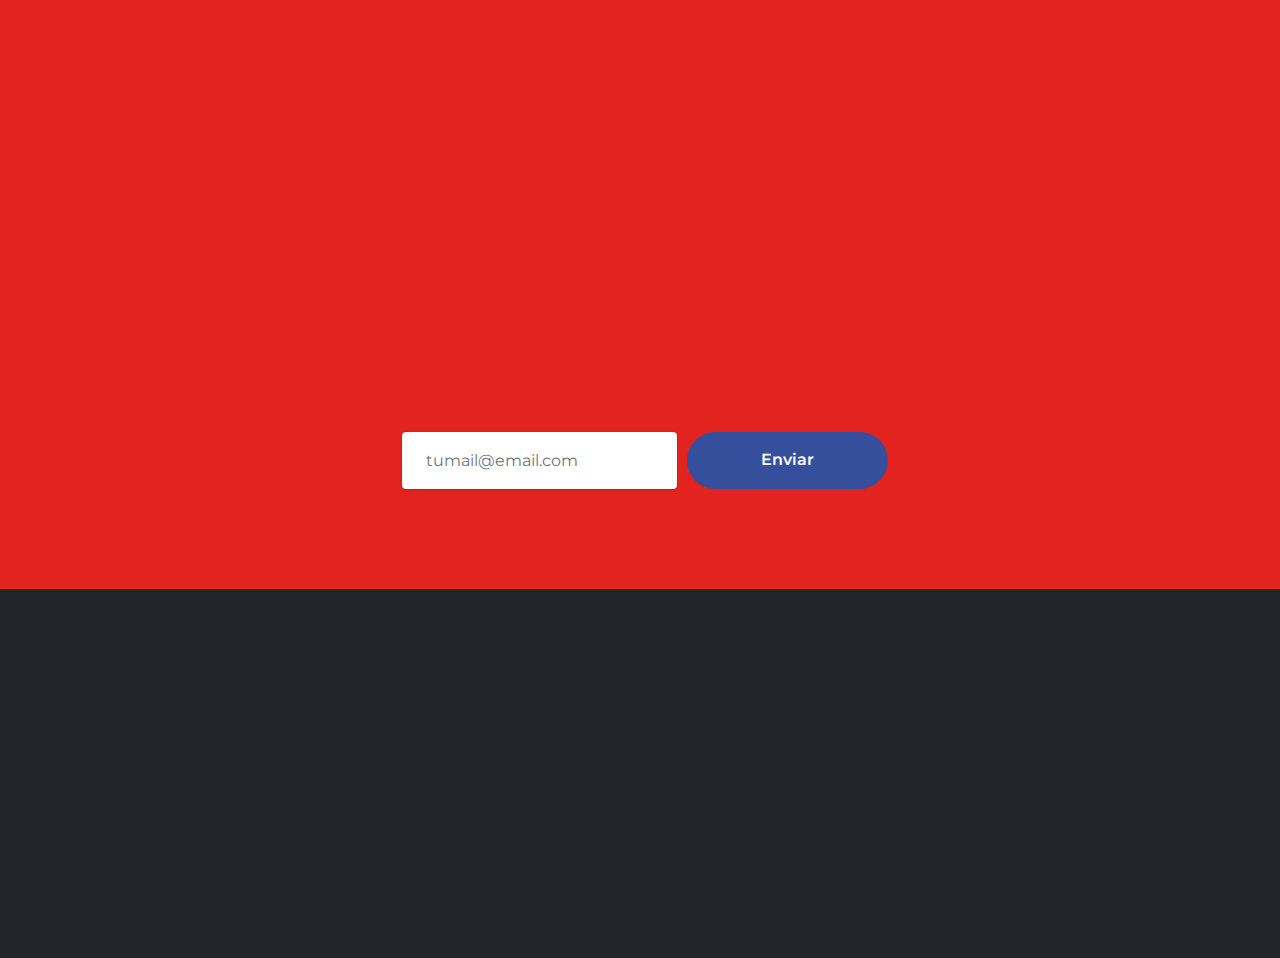
<file: coleccion.html>
<!DOCTYPE html>
<html  >
<head>
  <meta charset="UTF-8">
  <meta http-equiv="X-UA-Compatible" content="IE=edge">
  <meta name="generator" content="Mobirise v5.9.6, mobirise.com">
  <meta name="viewport" content="width=device-width, initial-scale=1, minimum-scale=1">
  <link rel="shortcut icon" href="assets/images/logo-moma.svg" type="image/x-icon">
  <meta name="description" content="">
  
  <title>03. Colección</title>
  <link rel="stylesheet" href="assets/web/assets/mobirise-icons2/mobirise2.css">
  <link rel="stylesheet" href="assets/bootstrap/css/bootstrap.min.css">
  <link rel="stylesheet" href="assets/bootstrap/css/bootstrap-grid.min.css">
  <link rel="stylesheet" href="assets/bootstrap/css/bootstrap-reboot.min.css">
  <link rel="stylesheet" href="assets/animatecss/animate.css">
  <link rel="stylesheet" href="assets/dropdown/css/style.css">
  <link rel="stylesheet" href="assets/socicon/css/styles.css">
  <link rel="stylesheet" href="assets/theme/css/style.css">
  <link rel="stylesheet" href="assets/gallery/style.css">
  <link href="assets/fonts/style.css" rel="stylesheet">
  <link rel="preload" href="https://fonts.googleapis.com/css?family=Montserrat:100,200,300,400,500,600,700,800,900,100i,200i,300i,400i,500i,600i,700i,800i,900i&display=swap" as="style" onload="this.onload=null;this.rel='stylesheet'">
  <noscript><link rel="stylesheet" href="https://fonts.googleapis.com/css?family=Montserrat:100,200,300,400,500,600,700,800,900,100i,200i,300i,400i,500i,600i,700i,800i,900i&display=swap"></noscript>
  <link rel="preload" as="style" href="assets/mobirise/css/mbr-additional.css"><link rel="stylesheet" href="assets/mobirise/css/mbr-additional.css" type="text/css">

  
  
  
</head>
<body>
  
  <section data-bs-version="5.1" class="menu menu3 cid-tWbdLTcUpx" once="menu" id="menu3-1x">
    
    <nav class="navbar navbar-dropdown navbar-fixed-top navbar-expand-lg">
        <div class="container">
            <div class="navbar-brand">
                <span class="navbar-logo">
                    <a href="https://mobiri.se">
                        <img src="assets/images/logo-moma.svg" alt="Museom Of Modern Art" style="height: 3rem;">
                    </a>
                </span>
                
            </div>
            <button class="navbar-toggler" type="button" data-toggle="collapse" data-bs-toggle="collapse" data-target="#navbarSupportedContent" data-bs-target="#navbarSupportedContent" aria-controls="navbarNavAltMarkup" aria-expanded="false" aria-label="Toggle navigation">
                <div class="hamburger">
                    <span></span>
                    <span></span>
                    <span></span>
                    <span></span>
                </div>
            </button>
            <div class="collapse navbar-collapse" id="navbarSupportedContent">
                <ul class="navbar-nav nav-dropdown nav-right" data-app-modern-menu="true"><li class="nav-item"><a class="nav-link link text-black display-4" href="index.html">
                            00.<br>INICIO</a></li>
                    <li class="nav-item"><a class="nav-link link text-black display-4" href="agenda.html">
                            01.<br>AGENDA</a></li>
                    <li class="nav-item"><a class="nav-link link text-black display-4" href="visitar.html">02.<br>VISITAR</a>
                    </li><li class="nav-item"><a class="nav-link link text-black display-4" href="coleccion.html">03.<br>COLECCIÓN</a></li><li class="nav-item"><a class="nav-link link text-black display-4" href="tienda.html">04.<br>TIENDA</a></li></ul>
                    <div class="icons-menu">
                        <a class="iconfont-wrapper" href="https://www.facebook.com/MuseumofModernArt/">
                            <span class="p-2 mbr-iconfont socicon-facebook socicon"></span>
                        </a>
                        <a class="iconfont-wrapper" href="https://twitter.com/MuseumModernArt">
                            <span class="p-2 mbr-iconfont socicon-twitter socicon"></span>
                        </a>
                        <a class="iconfont-wrapper" href="www.instagram.com/themuseumofmodernart/">
                            <span class="p-2 mbr-iconfont socicon-instagram socicon"></span>
                        </a>
                        
                    </div>
            </div>
        </div>
    </nav>
</section>

<section data-bs-version="5.1" class="gallery1 mbr-gallery cid-tWbBVHVk9a" id="gallery02-2d">
    

    
    

    <div class="container-fluid">
        <div class="row justify-content-center">
            <div class="col-12 content-head">
                <div class="mbr-section-head mb-5">
                    <h3 class="mbr-section-title mbr-fonts-style align-center m-0 display-2 blue-color"><strong>Galería de Colecciones</strong></h3>
                    <h4 class="mbr-section-subtitle mbr-fonts-style align-center mb-0 mt-4 display-7"><strong>Haz click en la imagen para ver en detalle la obra.</strong></h4>
                </div>
            </div>
        </div>
        <div class="row mbr-gallery mbr-masonry" data-masonry="{&quot;percentPosition&quot;: true }">
            <div class="col-12 col-md-6 col-lg-3 item gallery-image active">
                <div class="item-wrapper" data-toggle="modal" data-bs-toggle="modal" data-target="#tWbJOpQETW-modal" data-bs-target="#tWbJOpQETW-modal">
                    <img class="w-100" src="assets/images/w1siziisijuwndmzmsjdlfsiccisimnvbnzlcnqilcitcxvhbgl0esa5mcatcmvzaxplidiwmdb4mtuwmfx1mdazzsjdxq-2000x1333.jpg" alt="" data-slide-to="0" data-bs-slide-to="0" data-target="#lb-tWbJOpQETW" data-bs-target="#lb-tWbJOpQETW">
                    <div class="icon-wrapper">
                        <span class="mobi-mbri mobi-mbri-search mbr-iconfont mbr-iconfont-btn"></span>
                    </div>
                </div>
                
            </div><div class="col-12 col-md-6 col-lg-3 item gallery-image">
                <div class="item-wrapper" data-toggle="modal" data-bs-toggle="modal" data-target="#tWbJOpQETW-modal" data-bs-target="#tWbJOpQETW-modal">
                    <img class="w-100" src="assets/images/w1siziisijuymdy4nsjdlfsiccisimnvbnzlcnqilcitcxvhbgl0esa5mcatcmvzaxplidiwmdb4mtuwmfx1mdazzsjdxq-1500x1500.jpg" alt="" data-slide-to="1" data-bs-slide-to="1" data-target="#lb-tWbJOpQETW" data-bs-target="#lb-tWbJOpQETW">
                    <div class="icon-wrapper">
                        <span class="mobi-mbri mobi-mbri-search mbr-iconfont mbr-iconfont-btn"></span>
                    </div>
                </div>
                
            </div><div class="col-12 col-md-6 col-lg-3 item gallery-image">
                <div class="item-wrapper" data-toggle="modal" data-bs-toggle="modal" data-target="#tWbJOpQETW-modal" data-bs-target="#tWbJOpQETW-modal">
                    <img class="w-100" src="assets/images/whatsapp-image-2023-11-20-at-18.16.34-505x504.jpg" alt="" data-slide-to="2" data-bs-slide-to="2" data-target="#lb-tWbJOpQETW" data-bs-target="#lb-tWbJOpQETW">
                    <div class="icon-wrapper">
                        <span class="mobi-mbri mobi-mbri-search mbr-iconfont mbr-iconfont-btn"></span>
                    </div>
                </div>
                
            </div>
            <div class="col-12 col-md-6 col-lg-3 item gallery-image">
                <div class="item-wrapper" data-toggle="modal" data-bs-toggle="modal" data-target="#tWbJOpQETW-modal" data-bs-target="#tWbJOpQETW-modal">
                    <img class="w-100" src="assets/images/rirkrit-tiravanija-2000x1490.jpg" alt="" data-slide-to="3" data-bs-slide-to="3" data-target="#lb-tWbJOpQETW" data-bs-target="#lb-tWbJOpQETW">
                    <div class="icon-wrapper">
                        <span class="mobi-mbri mobi-mbri-search mbr-iconfont mbr-iconfont-btn"></span>
                    </div>
                </div>
                
            </div>
            <div class="col-12 col-md-6 col-lg-3 item gallery-image">
                <div class="item-wrapper" data-toggle="modal" data-bs-toggle="modal" data-target="#tWbJOpQETW-modal" data-bs-target="#tWbJOpQETW-modal">
                    <img class="w-100" src="assets/images/w1siziisiju0mtm2osjdlfsiccisimnvbnzlcnqilcitcxvhbgl0esa5mcatcmvzaxplidiwmdb4mtuwmfx1mdazzsjdxq-1066x1500.jpg" alt="" data-slide-to="4" data-bs-slide-to="4" data-target="#lb-tWbJOpQETW" data-bs-target="#lb-tWbJOpQETW">
                    <div class="icon-wrapper">
                        <span class="mobi-mbri mobi-mbri-search mbr-iconfont mbr-iconfont-btn"></span>
                    </div>
                </div>
                
            </div><div class="col-12 col-md-6 col-lg-3 item gallery-image">
                <div class="item-wrapper" data-toggle="modal" data-bs-toggle="modal" data-target="#tWbJOpQETW-modal" data-bs-target="#tWbJOpQETW-modal">
                    <img class="w-100" src="assets/images/w1siziisijuzota1msjdlfsiccisimnvbnzlcnqilcitcxvhbgl0esa5mcatcmvzaxplidiwmdb4mtq0mfx1mdazzsjdxq-600x400.jpg"data-slide-to="5" data-bs-slide-to="5" data-target="#lb-tWbJOpQETW" data-bs-target="#lb-tWbJOpQETW">
                    <div class="icon-wrapper">
                        <span class="mobi-mbri mobi-mbri-search mbr-iconfont mbr-iconfont-btn"></span>
                    </div>
                </div>
                
            </div><div class="col-12 col-md-6 col-lg-3 item gallery-image">
                <div class="item-wrapper" data-toggle="modal" data-bs-toggle="modal" data-target="#tWbJOpQETW-modal" data-bs-target="#tWbJOpQETW-modal">
                    <img class="w-100" src="assets/images/whatsapp-image-2023-11-20-at-18.20.40-551x768.jpg"  data-slide-to="6" data-bs-slide-to="6" data-target="#lb-tWbJOpQETW" data-bs-target="#lb-tWbJOpQETW">
                    <div class="icon-wrapper">
                        <span class="mobi-mbri mobi-mbri-search mbr-iconfont mbr-iconfont-btn"></span>
                    </div>
                </div>
                
            </div><div class="col-12 col-md-6 col-lg-3 item gallery-image">
                <div class="item-wrapper" data-toggle="modal" data-bs-toggle="modal" data-target="#tWbJOpQETW-modal" data-bs-target="#tWbJOpQETW-modal">
                    <img class="w-100" src="assets/images/whatsapp-image-2023-11-20-at-18.18.39-768x759.jpg" alt="" data-slide-to="7" data-bs-slide-to="7" data-target="#lb-tWbJOpQETW" data-bs-target="#lb-tWbJOpQETW">
                    <div class="icon-wrapper">
                        <span class="mobi-mbri mobi-mbri-search mbr-iconfont mbr-iconfont-btn"></span>
                    </div>
                </div>
                
            </div><div class="col-12 col-md-6 col-lg-3 item gallery-image">
                <div class="item-wrapper" data-toggle="modal" data-bs-toggle="modal" data-target="#tWbJOpQETW-modal" data-bs-target="#tWbJOpQETW-modal">
                    <img class="w-100" src="assets/images/whatsapp-image-2023-11-20-at-18.19.10-768x768.jpg" alt="" data-slide-to="8" data-bs-slide-to="8" data-target="#lb-tWbJOpQETW" data-bs-target="#lb-tWbJOpQETW">
                    <div class="icon-wrapper">
                        <span class="mobi-mbri mobi-mbri-search mbr-iconfont mbr-iconfont-btn"></span>
                    </div>
                </div>
                
            </div><div class="col-12 col-md-6 col-lg-3 item gallery-image">
                <div class="item-wrapper" data-toggle="modal" data-bs-toggle="modal" data-target="#tWbJOpQETW-modal" data-bs-target="#tWbJOpQETW-modal">
                    <img class="w-100" src="assets/images/w1siziisijuwnzk5nsjdlfsiccisimnvbnzlcnqilcitcxvhbgl0esa5mcatcmvzaxplidiwmdb4mtuwmfx1mdazzsjdxq-1125x1500.jpg" alt="" data-slide-to="9" data-bs-slide-to="9" data-target="#lb-tWbJOpQETW" data-bs-target="#lb-tWbJOpQETW">
                    <div class="icon-wrapper">
                        <span class="mobi-mbri mobi-mbri-search mbr-iconfont mbr-iconfont-btn"></span>
                    </div>
                </div>
                
            </div><div class="col-12 col-md-6 col-lg-3 item gallery-image">
                <div class="item-wrapper" data-toggle="modal" data-bs-toggle="modal" data-target="#tWbJOpQETW-modal" data-bs-target="#tWbJOpQETW-modal">
                    <img class="w-100" src="assets/images/w1siziisijuxnduzmijdlfsiccisimnvbnzlcnqilcitcxvhbgl0esa5mcatcmvzaxplidiwmdb4mtuwmfx1mdazzsjdxq-1198x1500.jpg" alt="" data-slide-to="10" data-bs-slide-to="10" data-target="#lb-tWbJOpQETW" data-bs-target="#lb-tWbJOpQETW">
                    <div class="icon-wrapper">
                        <span class="mobi-mbri mobi-mbri-search mbr-iconfont mbr-iconfont-btn"></span>
                    </div>
                </div>
                
            </div><div class="col-12 col-md-6 col-lg-3 item gallery-image">
                <div class="item-wrapper" data-toggle="modal" data-bs-toggle="modal" data-target="#tWbJOpQETW-modal" data-bs-target="#tWbJOpQETW-modal">
                    <img class="w-100" src="assets/images/whatsapp-image-2023-11-20-at-18.19.45-768x519.jpg" alt="" data-slide-to="11" data-bs-slide-to="11" data-target="#lb-tWbJOpQETW" data-bs-target="#lb-tWbJOpQETW">
                    <div class="icon-wrapper">
                        <span class="mobi-mbri mobi-mbri-search mbr-iconfont mbr-iconfont-btn"></span>
                    </div>
                </div>
                
            </div><div class="col-12 col-md-6 col-lg-3 item gallery-image">
                <div class="item-wrapper" data-toggle="modal" data-bs-toggle="modal" data-target="#tWbJOpQETW-modal" data-bs-target="#tWbJOpQETW-modal">
                    <img class="w-100" src="assets/images/w1siziisijuxndyynyjdlfsiccisimnvbnzlcnqilcitcxvhbgl0esa5mcatcmvzaxplidiwmdb4mtuwmfx1mdazzsjdxq-1154x1500.jpg" alt="" data-slide-to="12" data-bs-slide-to="12" data-target="#lb-tWbJOpQETW" data-bs-target="#lb-tWbJOpQETW">
                    <div class="icon-wrapper">
                        <span class="mobi-mbri mobi-mbri-search mbr-iconfont mbr-iconfont-btn"></span>
                    </div>
                </div>
                
            </div>            
        </div>

        <div class="modal mbr-slider" tabindex="-1" role="dialog" aria-hidden="true" id="tWbJOpQETW-modal">
            <div class="modal-dialog" role="document">
                <div class="modal-content">
                    <div class="modal-body">
                        <div class="carousel slide" id="lb-tWbJOpQETW" data-interval="5000" data-bs-interval="5000">
                            <div class="carousel-inner">
                                <div class="carousel-item active">
                                    <img class="d-block w-100" src="assets/images/w1siziisijuwndmzmsjdlfsiccisimnvbnzlcnqilcitcxvhbgl0esa5mcatcmvzaxplidiwmdb4mtuwmfx1mdazzsjdxq-2000x1333.jpg">
                                </div><div class="carousel-item">
                                    <img class="d-block w-100" src="assets/images/w1siziisijuymdy4nsjdlfsiccisimnvbnzlcnqilcitcxvhbgl0esa5mcatcmvzaxplidiwmdb4mtuwmfx1mdazzsjdxq-1500x1500.jpg">
                                </div><div class="carousel-item">
                                    <img class="d-block w-100" src="assets/images/whatsapp-image-2023-11-20-at-18.16.34-505x504.jpg">
                                </div>
                                <div class="carousel-item">
                                    <img class="d-block w-100" src="assets/images/rirkrit-tiravanija-2000x1490.jpg">
                                </div>
                                <div class="carousel-item">
                                    <img class="d-block w-100" src="assets/images/w1siziisiju0mtm2osjdlfsiccisimnvbnzlcnqilcitcxvhbgl0esa5mcatcmvzaxplidiwmdb4mtuwmfx1mdazzsjdxq-1066x1500.jpg">
                                </div><div class="carousel-item">
                                    <img class="d-block w-100" src="assets/images/w1siziisijuzota1msjdlfsiccisimnvbnzlcnqilcitcxvhbgl0esa5mcatcmvzaxplidiwmdb4mtq0mfx1mdazzsjdxq-600x400.jpg">
                                </div><div class="carousel-item">
                                    <img class="d-block w-100" src="assets/images/whatsapp-image-2023-11-20-at-18.20.40-551x768.jpg">
                                </div><div class="carousel-item">
                                    <img class="d-block w-100" src="assets/images/whatsapp-image-2023-11-20-at-18.18.39-768x759.jpg">
                                </div><div class="carousel-item">
                                    <img class="d-block w-100" src="assets/images/whatsapp-image-2023-11-20-at-18.19.10-768x768.jpg">
                                </div><div class="carousel-item">
                                    <img class="d-block w-100" src="assets/images/w1siziisijuwnzk5nsjdlfsiccisimnvbnzlcnqilcitcxvhbgl0esa5mcatcmvzaxplidiwmdb4mtuwmfx1mdazzsjdxq-1125x1500.jpg">
                                </div><div class="carousel-item">
                                    <img class="d-block w-100" src="assets/images/w1siziisijuxnduzmijdlfsiccisimnvbnzlcnqilcitcxvhbgl0esa5mcatcmvzaxplidiwmdb4mtuwmfx1mdazzsjdxq-1198x1500.jpg">
                                </div><div class="carousel-item">
                                    <img class="d-block w-100" src="assets/images/whatsapp-image-2023-11-20-at-18.19.45-768x519.jpg">
                                </div><div class="carousel-item">
                                    <img class="d-block w-100" src="assets/images/w1siziisijuxndyynyjdlfsiccisimnvbnzlcnqilcitcxvhbgl0esa5mcatcmvzaxplidiwmdb4mtuwmfx1mdazzsjdxq-1154x1500.jpg">
                                </div>
                                
                                
                                
                                
                            </div>
                            <ol class="carousel-indicators">
                                <li data-slide-to="0" data-bs-slide-to="0" class="active" data-target="#lb-tWbJOpQETW" data-bs-target="#lb-tWbJOpQETW"></li><li data-slide-to="1" data-bs-slide-to="1" class="" data-target="#lb-tWbJOpQETW" data-bs-target="#lb-tWbJOpQETW"></li><li data-slide-to="2" data-bs-slide-to="2" class="" data-target="#lb-tWbJOpQETW" data-bs-target="#lb-tWbJOpQETW"></li><li data-slide-to="3" data-bs-slide-to="3" class="" data-target="#lb-tWbJOpQETW" data-bs-target="#lb-tWbJOpQETW"></li><li data-slide-to="4" data-bs-slide-to="4" class="" data-target="#lb-tWbJOpQETW" data-bs-target="#lb-tWbJOpQETW"></li><li data-slide-to="5" data-bs-slide-to="5" class="" data-target="#lb-tWbJOpQETW" data-bs-target="#lb-tWbJOpQETW"></li><li data-slide-to="6" data-bs-slide-to="6" class="" data-target="#lb-tWbJOpQETW" data-bs-target="#lb-tWbJOpQETW"></li><li data-slide-to="7" data-bs-slide-to="7" class="" data-target="#lb-tWbJOpQETW" data-bs-target="#lb-tWbJOpQETW"></li><li data-slide-to="8" data-bs-slide-to="8" class="" data-target="#lb-tWbJOpQETW" data-bs-target="#lb-tWbJOpQETW"></li><li data-slide-to="9" data-bs-slide-to="9" class="" data-target="#lb-tWbJOpQETW" data-bs-target="#lb-tWbJOpQETW"></li><li data-slide-to="10" data-bs-slide-to="10" class="" data-target="#lb-tWbJOpQETW" data-bs-target="#lb-tWbJOpQETW"></li><li data-slide-to="11" data-bs-slide-to="11" class="" data-target="#lb-tWbJOpQETW" data-bs-target="#lb-tWbJOpQETW"></li><li data-slide-to="12" data-bs-slide-to="12" class="" data-target="#lb-tWbJOpQETW" data-bs-target="#lb-tWbJOpQETW"></li>
                                
                                
                                
                                
                                
                                
                            </ol>
                            <a role="button" href="" class="close" data-dismiss="modal" data-bs-dismiss="modal" aria-label="Close">
                            </a>
                            <a class="carousel-control-prev carousel-control" role="button" data-slide="prev" data-bs-slide="prev" href="#lb-tWbJOpQETW">
                                <span class="mobi-mbri mobi-mbri-arrow-prev" aria-hidden="true"></span>
                                <span class="sr-only visually-hidden">Previous</span>
                            </a>
                            <a class="carousel-control-next carousel-control" role="button" data-slide="next" data-bs-slide="next" href="#lb-tWbJOpQETW">
                                <span class="mobi-mbri mobi-mbri-arrow-next" aria-hidden="true"></span>
                                <span class="sr-only visually-hidden">Next</span>
                            </a>
                        </div>
                    </div>
                </div>
            </div>
        </div>
    </div>
</section>

<section data-bs-version="5.1" class="form1 cid-tWbDr2hD9r" id="form01-2e">
	

	

	<div class="container">
		<div class="row content-wrapper justify-content-center">
			<div class="col-lg-7 mbr-form">
				<div class="col-lg-12 col-md-12 col-sm-12">
					<h5 class="mbr-section-title mbr-fonts-style mb-5 display-2">
						<strong>Si te interesa recibir las últimas noticias de las nuevas colecciones suscribite.</strong>
					</h5>
				</div>

				<div class="text-wrapper align-left" data-form-type="formoid">
					<!--Formbuilder Form-->
					<form action="" method="POST" class="mbr-form form-with-styler" data-form-title="Form Name"><input type="hidden" name="email" data-form-email="true" value="gMRKznYveEEtsLbW979MrP74+n4caSPG5hSmyE2ePePoQt/3atT02O1RE/3AwIpxsaV4aqShh7WmUlfTQ0mH1J80uoVGDIBo95mtVF6f957FWzZ+OW0aGCctxYZ0MhhQ">
						<div class="row">
							<div hidden="hidden" data-form-alert="" class="alert alert-success col-12">Gracias por llenar el formulario!</div>
							<div hidden="hidden" data-form-alert-danger="" class="alert alert-danger col-12">
								Oops...! hay un problema!
							</div>
						</div>
						<div class="dragArea row">
							<div data-for="email" class="col-lg-6 col-md-6 col-sm-12 form-group">
								<input type="email" name="email" placeholder="tumail@email.com" data-form-field="email" class="form-control display-7" value="" id="email-form01-2e">
							</div>
							<div class="col-auto mbr-section-btn">
								<button type="submit" class="w-100 w-100 w-100 w-100 w-100 w-100 btn btn-secondary display-7">Enviar</button>
							</div>
						</div>
					</form>
					<!--Formbuilder Form-->
				</div>
			</div>
		</div>
	</div>
</section>
<section data-bs-version="5.1" class="footer1 cid-tWnkq0vSA8 bg-dark" once="footers" id="footer01-24">

    <div class="container">
        <div class="row mbr-white pt-5 footer">
            <div class="menu-footer col-12 col-md-6 col-lg-2">
                <h5 class="mbr-section-subtitle mbr-fonts-style mb-2 display-4">
                    <strong><a href="index.html">00.<br> INICIO</a></strong>
                </h5>
            </div>
            <div class="menu-footer col-12 col-md-6 col-lg-2">
                <h5 class="mbr-section-subtitle mbr-fonts-style mb-2 display-4">
                    <strong><a href="agenda.html">01.<br> AGENDA</a></strong>
                </h5>
            </div>
            <div class="menu-footer col-12 col-md-6 col-lg-2">
                <h5 class="mbr-section-subtitle mbr-fonts-style mb-2 display-4">
                    <strong class="text-white"><a href="visitar.html">02.<br> VISITAR </a></strong>
                </h5>
            </div>
            <div class="menu-footer col-12 col-md-6 col-lg-2">
                <h5 class="mbr-section-subtitle mbr-fonts-style mb-2 display-4">
                    <strong><a href="coleccion.html">03.<br> COLECCIÓN</a></strong>
                </h5>
            </div>
            <div class="menu-footer col-12 col-md-6 col-lg-2">
                <h5 class="mbr-section-subtitle mbr-fonts-style mb-2 display-4">
                    <strong><a href="tienda.html">04.<br> TIENDA</a></strong>
                </h5>
            </div>
            <div class="menu-footer col-12 col-md-6 col-lg-2">
                <img src="img/Logo_Vertical.svg" alt="Logo Moma" class="logo-footer">
            </div>

            <div class="col-12 mt-5 footer-col">
                <div class="icons-menu icons-footer">
                    <a class="iconfont-wrapper" href="https://www.facebook.com/MuseumofModernArt/" target="_blank">
                        <span class="p-2 mbr-iconfont socicon-facebook socicon fs-3 white-color"></span>
                    </a>
                    <a class="iconfont-wrapper" href="https://twitter.com/MuseumModernArt" target="_blank">
                        <span class="p-2 mbr-iconfont socicon-twitter socicon fs-3 white-color"></span>
                    </a>
                    <a class="iconfont-wrapper" href="www.instagram.com/themuseumofmodernart/" target="_blank">
                        <span class="p-2 mbr-iconfont socicon-instagram socicon fs-3 white-color"></span>
                    </a>
                </div>
            </div>
            <div class="col-12 mt-4">
                <p class="mbr-text mb-0 mbr-fonts-style copyright align-center display-7">© Copyright 2030</p>
            </div>
            
        </div>
    </div>
</section>
<script src="assets/bootstrap/js/bootstrap.bundle.min.js"></script>  <script src="assets/smoothscroll/smooth-scroll.js"></script>  <script src="assets/ytplayer/index.js"></script>  <script src="assets/masonry/masonry.pkgd.min.js"></script>  <script src="assets/imagesloaded/imagesloaded.pkgd.min.js"></script>  <script src="assets/dropdown/js/navbar-dropdown.js"></script>  <script src="assets/theme/js/script.js"></script>  <script src="assets/gallery/player.min.js"></script>  <script src="assets/gallery/script.js"></script>  <script src="assets/formoid/formoid.min.js"></script>  
  
  
 <div id="scrollToTop" class="scrollToTop mbr-arrow-up"><a style="text-align: center;"><i class="mbr-arrow-up-icon mbr-arrow-up-icon-cm cm-icon cm-icon-smallarrow-up"></i></a></div>
    <input name="animation" type="hidden">
  </body>
</html>
</file>
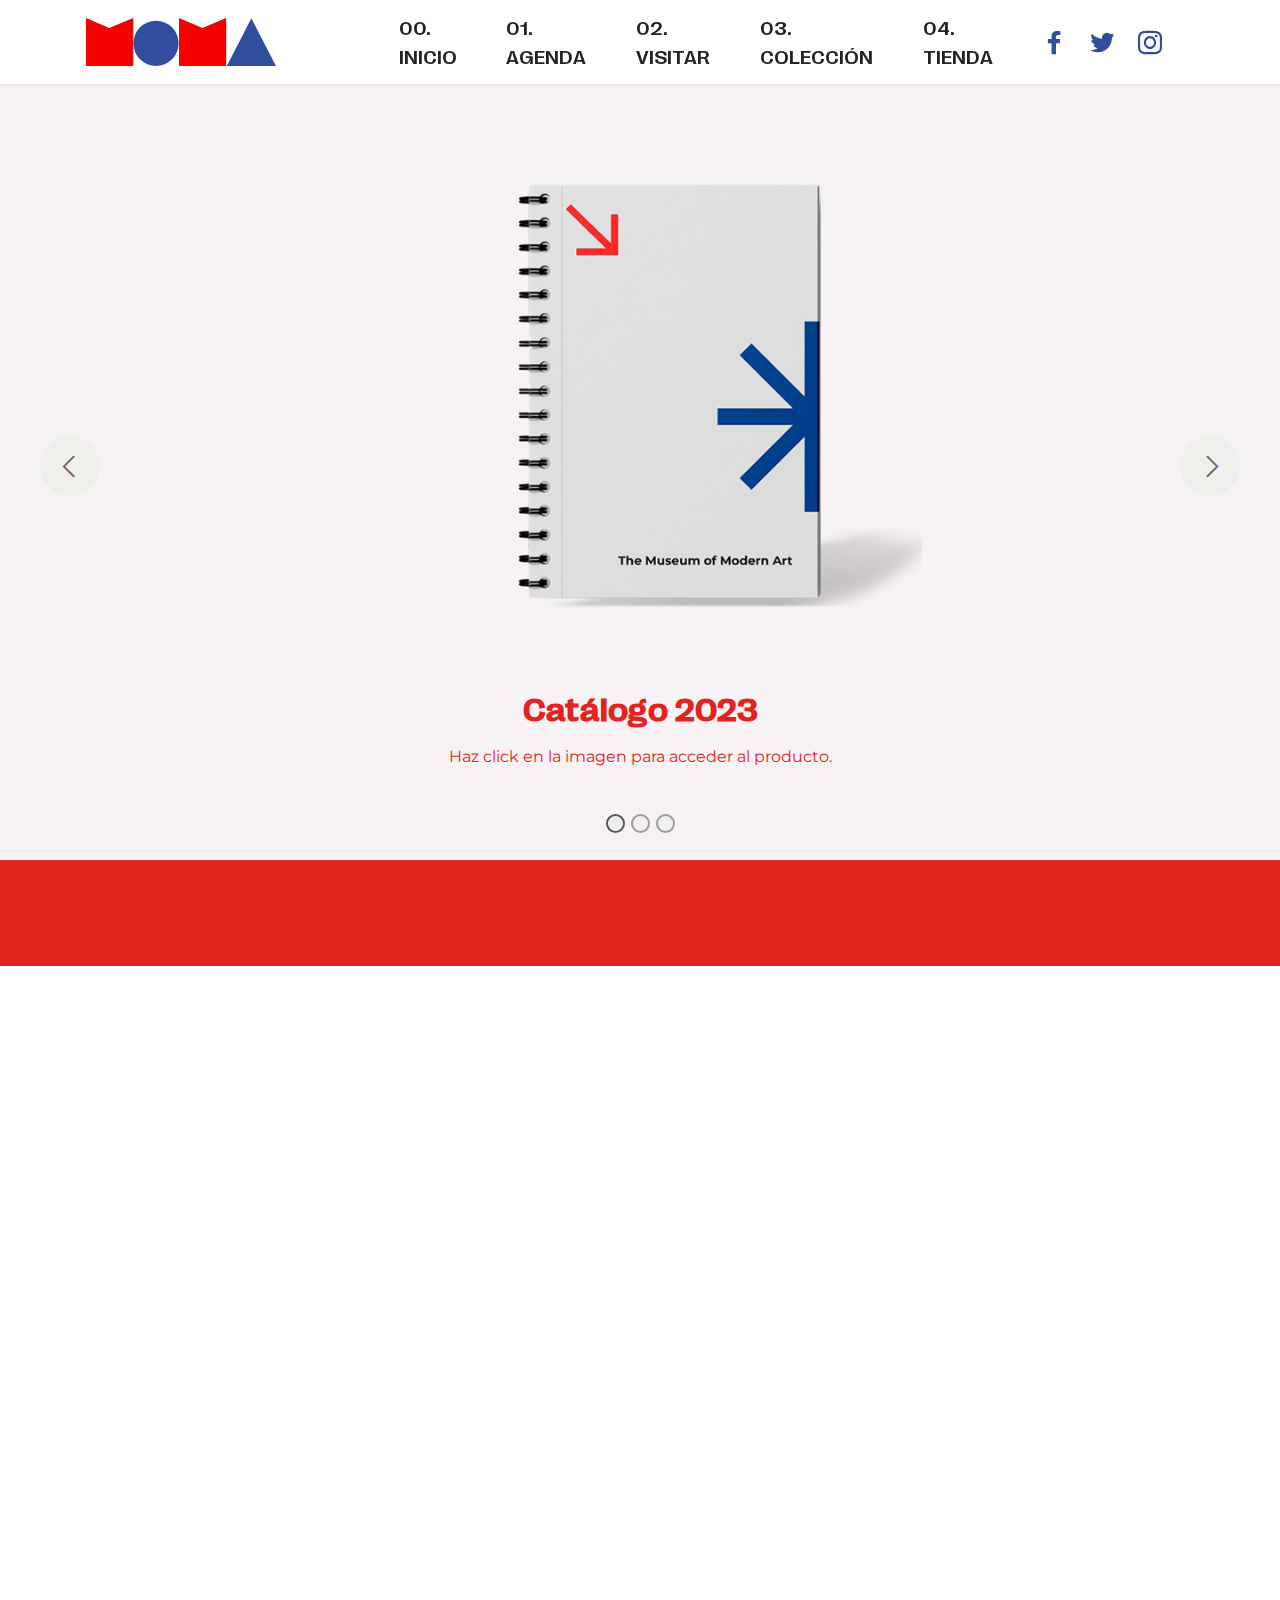
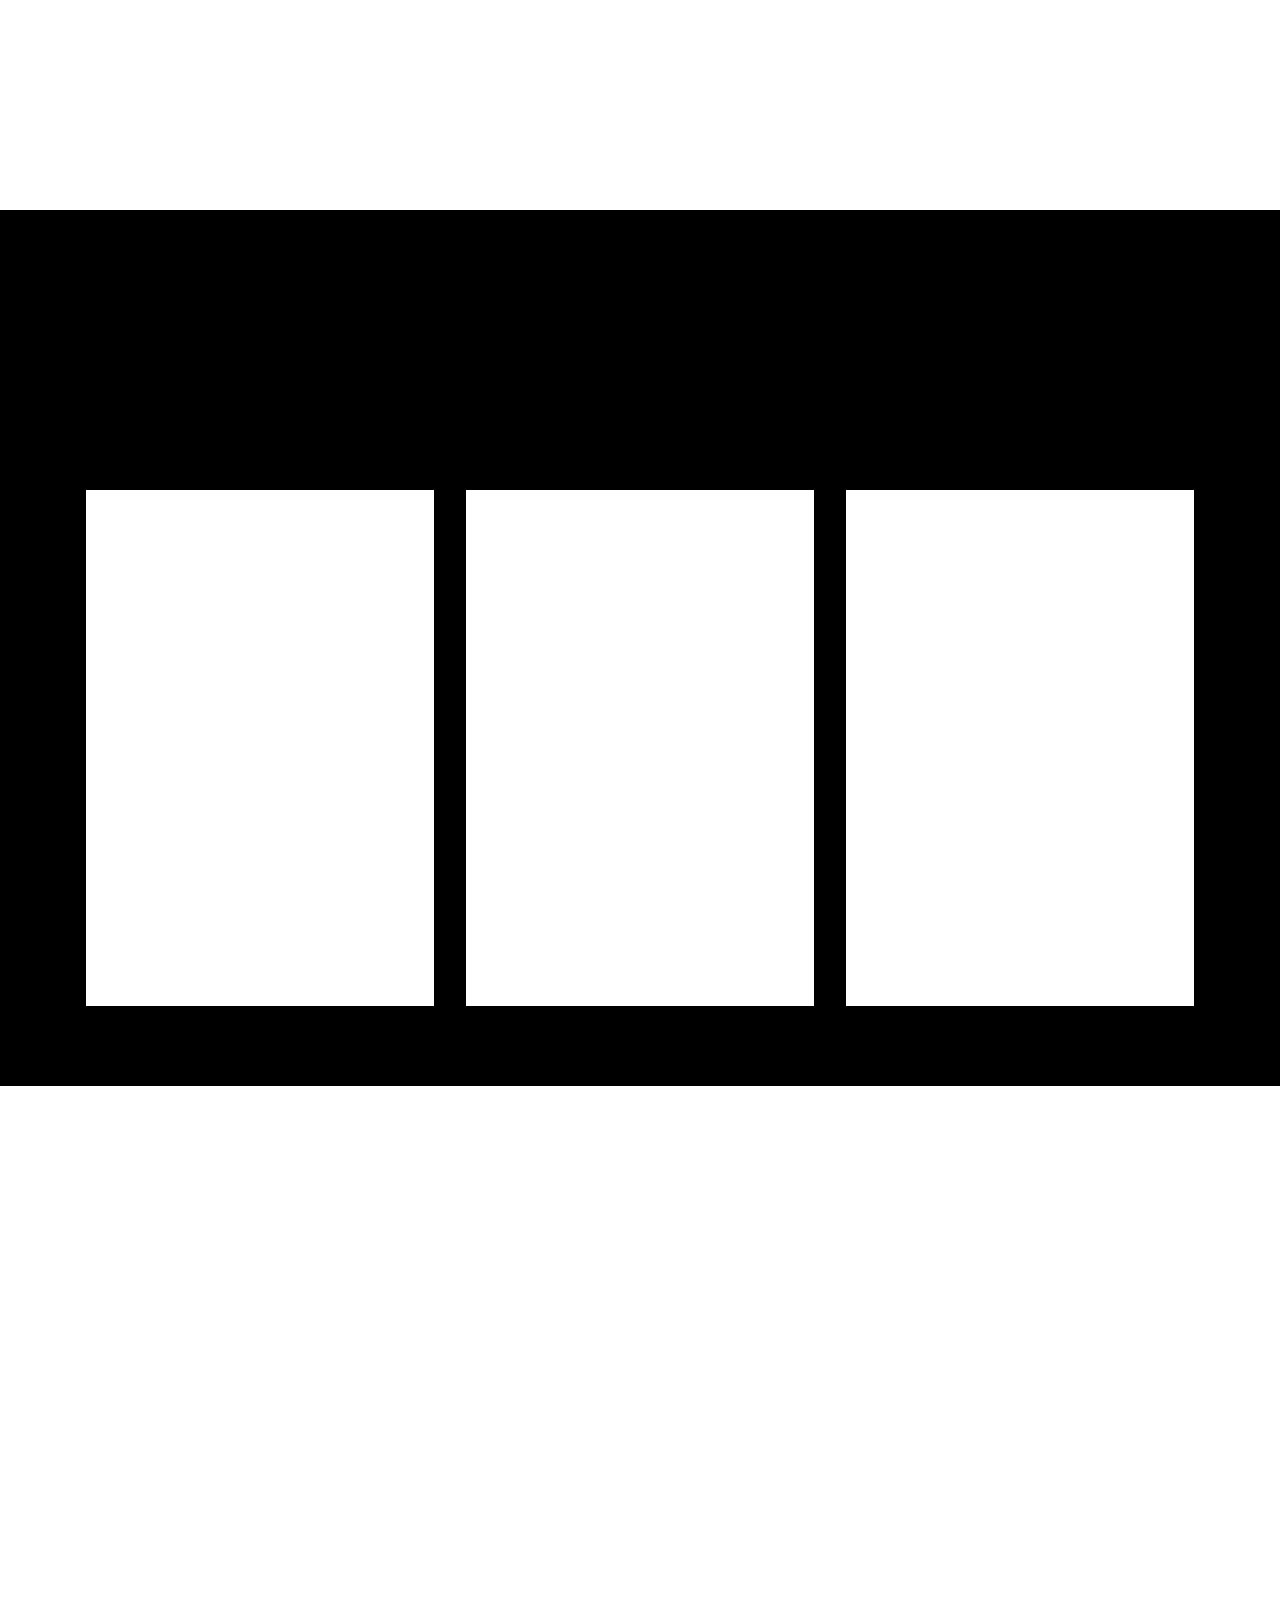
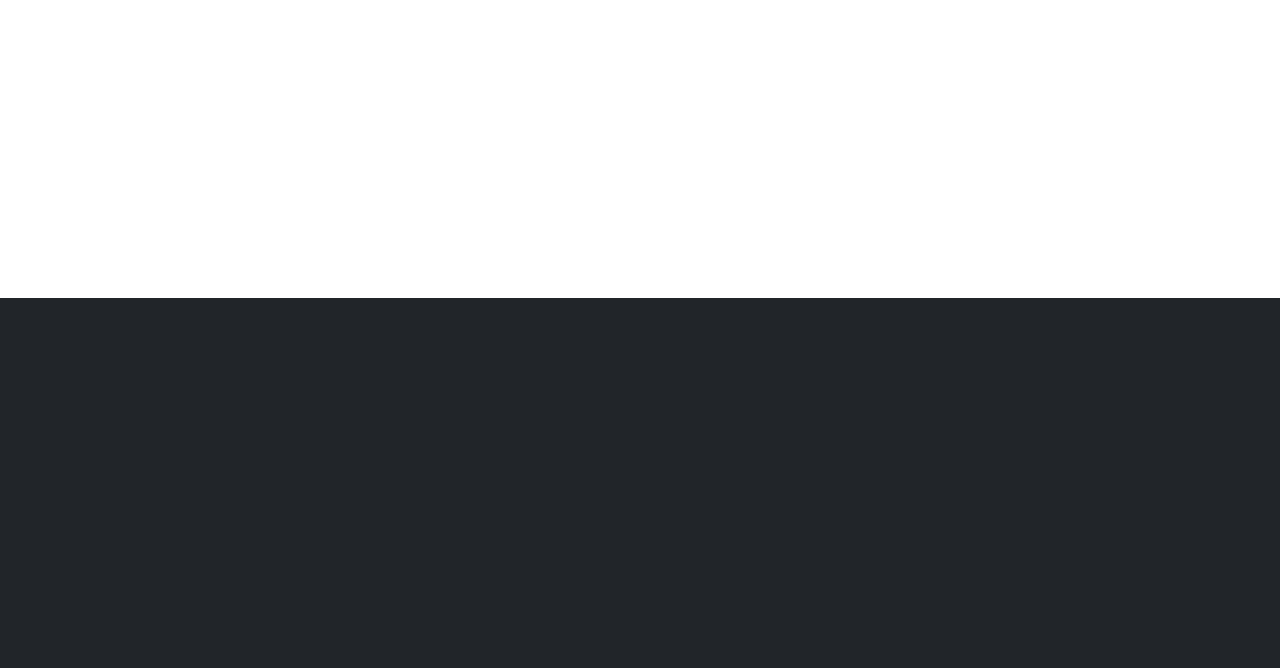
<file: tienda.html>
<!DOCTYPE html>
<html>

<head>
    <meta charset="UTF-8">
    <meta http-equiv="X-UA-Compatible" content="IE=edge">
    <meta name="generator" content="Mobirise v5.9.6, mobirise.com">
    <meta name="viewport" content="width=device-width, initial-scale=1, minimum-scale=1">
    <link rel="shortcut icon" href="assets/images/logo-moma.svg" type="image/x-icon">
    <meta name="description" content="">
    <title>04. Tienda</title>
    <link rel="stylesheet" href="assets/web/assets/mobirise-icons2/mobirise2.css">
    <link rel="stylesheet" href="assets/bootstrap/css/bootstrap.min.css">
    <link rel="stylesheet" href="assets/bootstrap/css/bootstrap-grid.min.css">
    <link rel="stylesheet" href="assets/bootstrap/css/bootstrap-reboot.min.css">
    <link rel="stylesheet" href="assets/animatecss/animate.css">
    <link rel="stylesheet" href="assets/dropdown/css/style.css">
    <link rel="stylesheet" href="assets/socicon/css/styles.css">
    <link rel="stylesheet" href="assets/theme/css/style.css">
    <link href="assets/fonts/style.css" rel="stylesheet">
    <link rel="preload"
        href="https://fonts.googleapis.com/css?family=Montserrat:100,200,300,400,500,600,700,800,900,100i,200i,300i,400i,500i,600i,700i,800i,900i&display=swap"
        as="style" onload="this.onload=null;this.rel='stylesheet'">
    <noscript>
        <link rel="stylesheet"
            href="https://fonts.googleapis.com/css?family=Montserrat:100,200,300,400,500,600,700,800,900,100i,200i,300i,400i,500i,600i,700i,800i,900i&display=swap">
    </noscript>
    <link rel="preload" as="style" href="assets/mobirise/css/mbr-additional.css">
    <link rel="stylesheet" href="assets/mobirise/css/mbr-additional.css" type="text/css">

</head>

<body>
    <section data-bs-version="5.1" class="menu menu3 cid-tWbdLTcUpx" once="menu" id="menu3-1x">
        <nav class="navbar navbar-dropdown navbar-fixed-top navbar-expand-lg">
            <div class="container">
                <div class="navbar-brand">
                    <span class="navbar-logo">
                        <a href="index.html">
                            <img src="assets/images/logo-moma.svg" alt="Museom Of Modern Art" style="height: 3rem;">
                        </a>
                    </span>
                </div>
                <button class="navbar-toggler" type="button" data-toggle="collapse" data-bs-toggle="collapse"
                    data-target="#navbarSupportedContent" data-bs-target="#navbarSupportedContent"
                    aria-controls="navbarNavAltMarkup" aria-expanded="false" aria-label="Toggle navigation">
                    <div class="hamburger">
                        <span></span>
                        <span></span>
                        <span></span>
                        <span></span>
                    </div>
                </button>
                <div class="collapse navbar-collapse" id="navbarSupportedContent">
                    <ul class="navbar-nav nav-dropdown nav-right" data-app-modern-menu="true">
                        <li class="nav-item"><a class="nav-link link text-black display-4" href="index.html">
                                00.<br>INICIO</a></li>
                        <li class="nav-item"><a class="nav-link link text-black display-4" href="agenda.html">
                                01.<br>AGENDA</a></li>
                        <li class="nav-item"><a class="nav-link link text-black display-4"
                                href="visitar.html">02.<br>VISITAR</a>
                        </li>
                        <li class="nav-item"><a class="nav-link link text-black display-4"
                                href="coleccion.html">03.<br>COLECCIÓN</a></li>
                        <li class="nav-item"><a class="nav-link link text-black display-4"
                                href="tienda.html">04.<br>TIENDA</a></li>
                    </ul>
                    <div class="icons-menu">
                        <a class="iconfont-wrapper" href="https://www.facebook.com/MuseumofModernArt/">
                            <span class="p-2 mbr-iconfont socicon-facebook socicon"></span>
                        </a>
                        <a class="iconfont-wrapper" href="https://twitter.com/MuseumModernArt">
                            <span class="p-2 mbr-iconfont socicon-twitter socicon"></span>
                        </a>
                        <a class="iconfont-wrapper" href="www.instagram.com/themuseumofmodernart/">
                            <span class="p-2 mbr-iconfont socicon-instagram socicon"></span>
                        </a>
                    </div>
                </div>
            </div>
        </nav>
    </section>

    <section data-bs-version="5.1" class="slider3 cid-tWb64Er1Pc" id="slider03-1m">

        <div class="carousel slide carousel-fade" id="tWbJOkU9IH" data-ride="carousel" data-bs-ride="carousel"
            data-interval="7000" data-bs-interval="7000">
            <ol class="carousel-indicators">
                <li data-slide-to="0" data-bs-slide-to="0" class="active" data-target="#tWbJOkU9IH"
                    data-bs-target="#tWbJOkU9IH"></li>
                <li data-slide-to="1" data-bs-slide-to="1" data-target="#tWbJOkU9IH" data-bs-target="#tWbJOkU9IH"></li>
                <li data-slide-to="2" data-bs-slide-to="2" data-target="#tWbJOkU9IH" data-bs-target="#tWbJOkU9IH"></li>
            </ol>
            <div class="carousel-inner">
                <div class="carousel-item slider-image item active">
                    <div class="item-wrapper">
                        <img class="d-block w-100" src="assets/images/Banner-tienda-1.jpg" alt="Catálogo">
                        <div class="carousel-caption">
                            <h5 class="mbr-section-subtitle mbr-fonts-style mb-3 display-5 red-color">
                                <strong>Catálogo 2023</strong>
                            </h5>
                            <p class="mbr-section-text mbr-fonts-style mb-4 display-7 red-color">Haz click en la imagen para acceder al producto.</p>
                        </div>
                    </div>
                </div>
                <div class="carousel-item slider-image item">
                    <div class="item-wrapper">
                        <img class="d-block w-100" src="assets/images/Banner-tienda-2.jpg" alt="Catálogo">
                        <div class="carousel-caption">
                            <h5 class="mbr-section-subtitle mbr-fonts-style mb-3 display-5 blue-color">
                                <strong>Catálogo 2023</strong>
                            </h5>
                            <p class="mbr-section-text mbr-fonts-style mb-4 display-7 blue-color">Haz click en la imagen para acceder al producto.</p>
                        </div>
                    </div>
                </div>
                <div class="carousel-item slider-image item">
                    <div class="item-wrapper">
                        <img class="d-block w-100" src="assets/images/Banner-tienda-3.jpg" alt="Catálogo">
                        <div class="carousel-caption">
                            <h5 class="mbr-section-subtitle mbr-fonts-style mb-3 display-5 black-color">
                                <strong>Catálogo 2023</strong>
                            </h5>
                            <p class="mbr-section-text mbr-fonts-style mb-4 display-7 black-color">Haz click en la imagen para acceder al producto.</p>
                        </div>
                    </div>
                </div>
            </div>
            <a class="carousel-control carousel-control-prev" role="button" data-slide="prev" data-bs-slide="prev"
                href="#tWbJOkU9IH">
                <span class="mobi-mbri mobi-mbri-arrow-prev" aria-hidden="true"></span>
                <span class="sr-only visually-hidden">Previous</span>
            </a>
            <a class="carousel-control carousel-control-next" role="button" data-slide="next" data-bs-slide="next"
                href="#tWbJOkU9IH">
                <span class="mobi-mbri mobi-mbri-arrow-next" aria-hidden="true"></span>
                <span class="sr-only visually-hidden">Next</span>
            </a>
        </div>
    </section>

    <section data-bs-version="5.1" class="content6 cid-tWb6N1ootU" id="content6-1p">

        <div class="container">
            <div class="row justify-content-center">
                <div class="col-md-12 col-lg-12">
                    <p class="mbr-text align-center mbr-fonts-style my-4 display-7">Abiertos todos los días -excepto
                        martes- de 12:00 a 20:00. Se hacen envíos con normalidad a toda la Argentina y al exterior. Los
                        productos llegan a destino dentro de los 5 a 10 días hábiles desde el momento de la compra.
                        También es posible retirar por el local.</p>
                </div>
            </div>
        </div>
    </section>

    <section data-bs-version="5.1" class="features3 cid-tWbax9UM29" id="features3-1t">
        <div class="container">
            <div class="mbr-section-head">
                <h4 class="mbr-section-title mbr-fonts-style align-center mb-0 display-2 blue-color">
                    <strong>INDUMENTARIA</strong>
                </h4>
                <h5 class="mbr-section-subtitle mbr-fonts-style align-center mb-0 mt-2 display-5">Estas prendas fueron
                    diseñadas exclusivamentes para la venta online.</h5>
            </div>
            <div class="row mt-4">
                <div class="item features-image сol-12 col-md-6 col-lg-4">
                    <div class="item-wrapper">
                        <div class="item-img">
                            <img src="assets/images/remera.jpeg" alt="Remera">
                        </div>
                        <div class="item-content">
                            <h5 class="item-title mbr-fonts-style display-7"><strong>REMERA GRANDE MOMA</strong></h5>
                            <h6 class="item-subtitle mbr-fonts-style mt-1 display-7"><em>ARS 8000.00</em></h6>
                            <p class="mbr-text mbr-fonts-style mt-3 display-7">Colección 2023</p>
                        </div>
                        <div class="mbr-section-btn item-footer mt-2"><a href="#" class="btn btn-primary item-btn display-7">Comprar</a></div>
                    </div>
                </div>
                <div class="item features-image сol-12 col-md-6 col-lg-4">
                    <div class="item-wrapper">
                        <div class="item-img">
                            <img src="assets/images/totebag.jpeg" alt="totebag">
                        </div>
                        <div class="item-content">
                            <h5 class="item-title mbr-fonts-style display-7"><strong>TOTEBAG MOMA</strong></h5>
                            <h6 class="item-subtitle mbr-fonts-style mt-1 display-7"><em>ARS 5000.00</em>
                                <div><br></div>
                            </h6>
                            <p class="mbr-text mbr-fonts-style mt-3 display-7">Colección 2023</p>
                        </div>
                        <div class="mbr-section-btn item-footer mt-2"><a href="#" class="btn btn-primary item-btn display-7 bg-blue-color">Comprar</a>
                        </div>
                    </div>
                </div>
                <div class="item features-image сol-12 col-md-6 col-lg-4">
                    <div class="item-wrapper">
                        <div class="item-img">
                            <img src="assets/images/gorra.jpeg" alt="Gorra">
                        </div>
                        <div class="item-content">
                            <h5 class="item-title mbr-fonts-style display-7"><strong>GORRA MOMA</strong></h5>
                            <h6 class="item-subtitle mbr-fonts-style mt-1 display-7"><em>ARS 4500.00</em></h6>
                            <p class="mbr-text mbr-fonts-style mt-3 display-7">Colección 2023<br></p>
                        </div>
                        <div class="mbr-section-btn item-footer mt-2"><a href="#" class="btn btn-primary item-btn display-7">Comprar</a></div>
                    </div>
                </div>
            </div>
        </div>
    </section>

    <section data-bs-version="5.1" class="features3 cid-tWbbOUT4w8" id="features3-1u">


        <div class="container">
            <div class="mbr-section-head">
                <h4 class="mbr-section-title mbr-fonts-style align-center mb-0 display-2">
                    <strong>CUADERNOS</strong>
                </h4>
                <h5 class="mbr-section-subtitle mbr-fonts-style align-center mb-0 mt-2 display-5">Estos cuadernos fueron
                    diseñadas exclusivamentes para la venta online.</h5>
            </div>
            <div class="row mt-4">
                <div class="item features-image сol-12 col-md-6 col-lg-4">
                    <div class="item-wrapper">
                        <div class="item-img">
                            <img src="assets/images/cuaderno3-816x612.jpg" alt="Cuaderno">
                        </div>
                        <div class="item-content">
                            <h5 class="item-title mbr-fonts-style display-7"><strong>CUADERNO MOMA LINE</strong></h5>
                            <h6 class="item-subtitle mbr-fonts-style mt-1 display-7"><em>ARS 4000.00</em></h6>
                            <p class="mbr-text mbr-fonts-style mt-3 display-7">Colección 2023</p>
                        </div>
                        <div class="mbr-section-btn item-footer mt-2"><a href="#" class="btn btn-primary item-btn display-7">Comprar</a></div>
                    </div>
                </div>
                <div class="item features-image сol-12 col-md-6 col-lg-4">
                    <div class="item-wrapper">
                        <div class="item-img">
                            <img src="assets/images/cuaderno2-816x612.jpg" alt="Cuaderno">
                        </div>
                        <div class="item-content">
                            <h5 class="item-title mbr-fonts-style display-7"><strong>CUADERNO MOMA ASTERISCO</strong>
                            </h5>
                            <h6 class="item-subtitle mbr-fonts-style mt-1 display-7"><em>ARS 3000.00</em>
                                <div><br></div>
                            </h6>
                            <p class="mbr-text mbr-fonts-style mt-3 display-7">Colección 2023</p>
                        </div>
                        <div class="mbr-section-btn item-footer mt-2"><a href="#" class="btn btn-primary item-btn display-7" >Comprar</a></div>
                    </div>
                </div>
                <div class="item features-image сol-12 col-md-6 col-lg-4">
                    <div class="item-wrapper">
                        <div class="item-img">
                            <img src="assets/images/cuaderno1-816x612.jpg" alt="Cuaderno">
                        </div>
                        <div class="item-content">
                            <h5 class="item-title mbr-fonts-style display-7"><strong>CUADERNO MOMA RED</strong></h5>
                            <h6 class="item-subtitle mbr-fonts-style mt-1 display-7"><em>ARS 3800.00</em></h6>
                            <p class="mbr-text mbr-fonts-style mt-3 display-7">Colección 2023<br></p>
                        </div>
                        <div class="mbr-section-btn item-footer mt-2"><a href="#" class="btn btn-primary item-btn display-7">Comprar</a></div>
                    </div>
                </div>
            </div>
        </div>
    </section>

    <section data-bs-version="5.1" class="features3 cid-tWbbPoI7Np" id="features3-1v">


        <div class="container">
            <div class="mbr-section-head">
                <h4 class="mbr-section-title mbr-fonts-style align-center mb-0 display-2 white-color">
                    <strong>DECORACIÓN</strong>
                </h4>
                <h5 class="mbr-section-subtitle mbr-fonts-style align-center mb-0 mt-2 display-5">Esta deco fue diseñada
                    exclusivamentes para la venta online.</h5>
            </div>
            <div class="row mt-4">
                <div class="item features-image сol-12 col-md-6 col-lg-4">
                    <div class="item-wrapper">
                        <div class="item-img">
                            <img src="assets/images/deco1-816x612.jpg" alt="Deco">
                        </div>
                        <div class="item-content">
                            <h5 class="item-title mbr-fonts-style display-7"><strong>VASO TÉRMICO MOMA</strong></h5>
                            <h6 class="item-subtitle mbr-fonts-style mt-1 display-7"><em>ARS 4000.00</em></h6>
                            <p class="mbr-text mbr-fonts-style mt-3 display-7">Colección 2023</p>
                        </div>
                        <div class="mbr-section-btn item-footer mt-2"><a href="#" class="btn btn-primary item-btn display-7">Comprar</a></div>
                    </div>
                </div>
                <div class="item features-image сol-12 col-md-6 col-lg-4">
                    <div class="item-wrapper">
                        <div class="item-img">
                            <img src="assets/images/deco2-816x612.jpg" alt="Deco">
                        </div>
                        <div class="item-content">
                            <h5 class="item-title mbr-fonts-style display-7"><strong>TAZA MOMA</strong></h5>
                            <h6 class="item-subtitle mbr-fonts-style mt-1 display-7"><em>ARS 3200.00</em>
                                <div><br></div>
                            </h6>
                            <p class="mbr-text mbr-fonts-style mt-3 display-7">Colección 2023</p>
                        </div>
                        <div class="mbr-section-btn item-footer mt-2"><a href="#" class="btn btn-primary item-btn display-7">Comprar</a></div>
                    </div>
                </div>
                <div class="item features-image сol-12 col-md-6 col-lg-4">
                    <div class="item-wrapper">
                        <div class="item-img">
                            <img src="assets/images/deco3-816x612.jpg" alt="Deco">
                        </div>
                        <div class="item-content">
                            <h5 class="item-title mbr-fonts-style display-7"><strong>POSTER MOMA</strong></h5>
                            <h6 class="item-subtitle mbr-fonts-style mt-1 display-7"><em>ARS 4000.00</em></h6>
                            <p class="mbr-text mbr-fonts-style mt-3 display-7">Colección 2023<br></p>
                        </div>
                        <div class="mbr-section-btn item-footer mt-2"><a href="#" class="btn btn-primary item-btn display-7">Comprar</a></div>
                    </div>
                </div>
            </div>
        </div>
    </section>
    <section data-bs-version="5.1" class="footer1 cid-tWnkq0vSA8 bg-dark" once="footers" id="footer01-24">

        <div class="container">
            <div class="row mbr-white pt-5 footer">
                <div class="menu-footer col-12 col-md-6 col-lg-2">
                    <h5 class="mbr-section-subtitle mbr-fonts-style mb-2 display-4">
                        <strong><a href="index.html">00.<br> INICIO</a></strong>
                    </h5>
                </div>
                <div class="menu-footer col-12 col-md-6 col-lg-2">
                    <h5 class="mbr-section-subtitle mbr-fonts-style mb-2 display-4">
                        <strong><a href="agenda.html">01.<br> AGENDA</a></strong>
                    </h5>
                </div>
                <div class="menu-footer col-12 col-md-6 col-lg-2">
                    <h5 class="mbr-section-subtitle mbr-fonts-style mb-2 display-4">
                        <strong class="text-white"><a href="visitar.html">02.<br> VISITAR </a></strong>
                    </h5>
                </div>
                <div class="menu-footer col-12 col-md-6 col-lg-2">
                    <h5 class="mbr-section-subtitle mbr-fonts-style mb-2 display-4">
                        <strong><a href="coleccion.html">03.<br> COLECCIÓN</a></strong>
                    </h5>
                </div>
                <div class="menu-footer col-12 col-md-6 col-lg-2">
                    <h5 class="mbr-section-subtitle mbr-fonts-style mb-2 display-4">
                        <strong><a href="tienda.html">04.<br> TIENDA</a></strong>
                    </h5>
                </div>
                <div class="menu-footer col-12 col-md-6 col-lg-2">
                    <img src="img/Logo_Vertical.svg" alt="Logo Moma" class="logo-footer">
                </div>

                <div class="col-12 mt-5 footer-col">
                    <div class="icons-menu icons-footer">
                        <a class="iconfont-wrapper" href="https://www.facebook.com/MuseumofModernArt/" target="_blank">
                            <span class="p-2 mbr-iconfont socicon-facebook socicon fs-3 white-color"></span>
                        </a>
                        <a class="iconfont-wrapper" href="https://twitter.com/MuseumModernArt" target="_blank">
                            <span class="p-2 mbr-iconfont socicon-twitter socicon fs-3 white-color"></span>
                        </a>
                        <a class="iconfont-wrapper" href="www.instagram.com/themuseumofmodernart/" target="_blank">
                            <span class="p-2 mbr-iconfont socicon-instagram socicon fs-3 white-color"></span>
                        </a>
                    </div>
                </div>
                <div class="col-12 mt-4">
                    <p class="mbr-text mb-0 mbr-fonts-style copyright align-center display-7">© Copyright 2030</p>
                </div>

            </div>
        </div>
    </section>

    <script src="assets/bootstrap/js/bootstrap.bundle.min.js"></script>
    <script src="assets/smoothscroll/smooth-scroll.js"></script>
    <script src="assets/ytplayer/index.js"></script>
    <script src="assets/dropdown/js/navbar-dropdown.js"></script>
    <script src="assets/theme/js/script.js"></script>


    <div id="scrollToTop" class="scrollToTop mbr-arrow-up"><a style="text-align: center;"><i
                class="mbr-arrow-up-icon mbr-arrow-up-icon-cm cm-icon cm-icon-smallarrow-up"></i></a></div>
    <input name="animation" type="hidden">
</body>

</html>
</file>
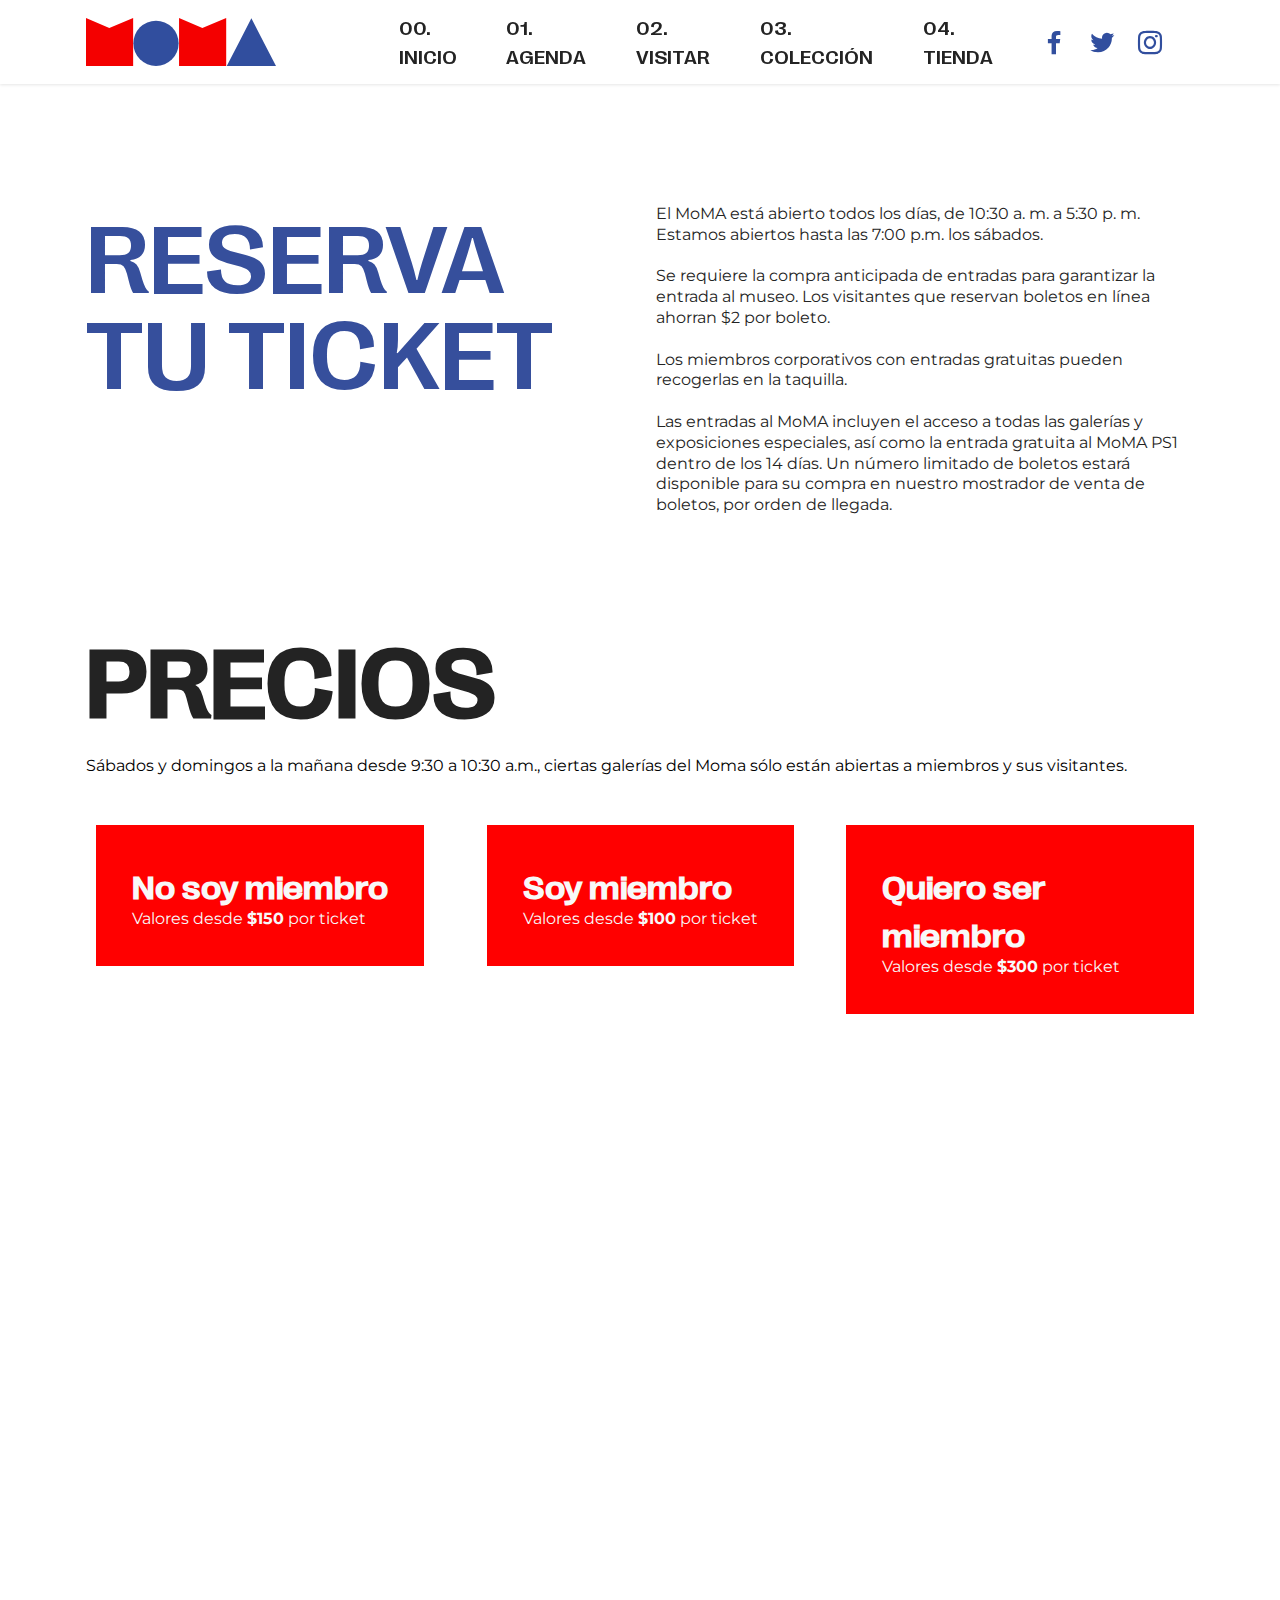
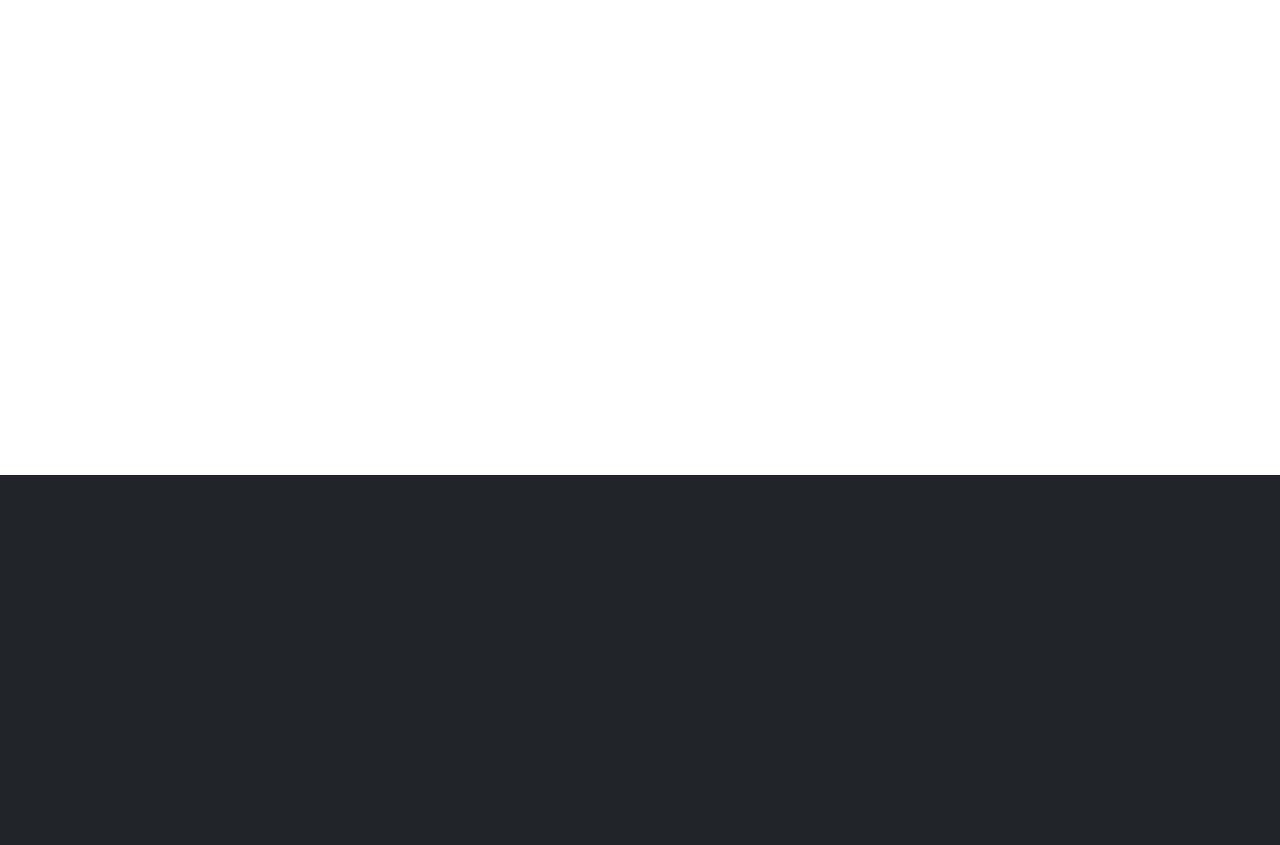
<file: visitar.html>
<!DOCTYPE html>
<html  >
<head>
  <meta charset="UTF-8">
  <meta http-equiv="X-UA-Compatible" content="IE=edge">
  <meta name="generator" content="Mobirise v5.9.6, mobirise.com">
  <meta name="viewport" content="width=device-width, initial-scale=1, minimum-scale=1">
  <link rel="shortcut icon" href="assets/images/logo-moma.svg" type="image/x-icon">
  <meta name="description" content="">
  <title>02. Visitar</title>
  <link rel="stylesheet" href="assets/bootstrap/css/bootstrap.min.css">
  <link rel="stylesheet" href="assets/bootstrap/css/bootstrap-grid.min.css">
  <link rel="stylesheet" href="assets/bootstrap/css/bootstrap-reboot.min.css">
  <link rel="stylesheet" href="assets/animatecss/animate.css">
  <link rel="stylesheet" href="assets/dropdown/css/style.css">
  <link rel="stylesheet" href="assets/socicon/css/styles.css">
  <link rel="stylesheet" href="assets/theme/css/style.css">
  <link href="assets/fonts/style.css" rel="stylesheet">
  <link rel="preload" href="https://fonts.googleapis.com/css?family=Montserrat:100,200,300,400,500,600,700,800,900,100i,200i,300i,400i,500i,600i,700i,800i,900i&display=swap" as="style" onload="this.onload=null;this.rel='stylesheet'">
  <noscript><link rel="stylesheet" href="https://fonts.googleapis.com/css?family=Montserrat:100,200,300,400,500,600,700,800,900,100i,200i,300i,400i,500i,600i,700i,800i,900i&display=swap"></noscript>
  <link rel="preload" as="style" href="assets/mobirise/css/mbr-additional.css"><link rel="stylesheet" href="assets/mobirise/css/mbr-additional.css" type="text/css">
</head>
<body>
  
  <section data-bs-version="5.1" class="menu menu3 cid-tWbdLTcUpx" once="menu" id="menu3-1x">
    
    <nav class="navbar navbar-dropdown navbar-fixed-top navbar-expand-lg">
        <div class="container">
            <div class="navbar-brand">
                <span class="navbar-logo">
                    <a href="index.html">
                        <img src="assets/images/logo-moma.svg" alt="Museom Of Modern Art" style="height: 3rem;">
                    </a>
                </span>
                
            </div>
            <button class="navbar-toggler" type="button" data-toggle="collapse" data-bs-toggle="collapse" data-target="#navbarSupportedContent" data-bs-target="#navbarSupportedContent" aria-controls="navbarNavAltMarkup" aria-expanded="false" aria-label="Toggle navigation">
                <div class="hamburger">
                    <span></span>
                    <span></span>
                    <span></span>
                    <span></span>
                </div>
            </button>
            <div class="collapse navbar-collapse" id="navbarSupportedContent">
                <ul class="navbar-nav nav-dropdown nav-right" data-app-modern-menu="true"><li class="nav-item"><a class="nav-link link text-black display-4" href="index.html">
                            00.
<br>INICIO</a></li>
                    <li class="nav-item"><a class="nav-link link text-black display-4" href="agenda.html">
                            01.<br>AGENDA</a></li>
                    <li class="nav-item"><a class="nav-link link text-black display-4" href="visitar.html">02.<br>VISITAR</a>
                    </li><li class="nav-item"><a class="nav-link link text-black display-4" href="coleccion.html">03.<br>COLECCIÓN</a></li><li class="nav-item"><a class="nav-link link text-black display-4" href="tienda.html">04.<br>TIENDA</a></li></ul>
                <div class="icons-menu">
                    <a class="iconfont-wrapper" href="https://www.facebook.com/MuseumofModernArt/">
                        <span class="p-2 mbr-iconfont socicon-facebook socicon"></span>
                    </a>
                    <a class="iconfont-wrapper" href="https://twitter.com/MuseumModernArt">
                        <span class="p-2 mbr-iconfont socicon-twitter socicon"></span>
                    </a>
                    <a class="iconfont-wrapper" href="www.instagram.com/themuseumofmodernart/">
                        <span class="p-2 mbr-iconfont socicon-instagram socicon"></span>
                    </a>
                    
                </div>
                
            </div>
        </div>
    </nav>
</section>

<section data-bs-version="5.1" class="content10 cid-tWbzUtfOzc" id="content10-2b">
    
    <div class="container">
        <div class="row justify-content-center">
            <div class="col-12 col-md">
                
                <h6 class="mbr-section-subtitle mbr-fonts-style mb-4 display-1 blue-color">RESERVA<br> TU TICKET</h6>
            </div>
            <div class="col-md-12 col-lg-6">
                <p class="mbr-text mbr-fonts-style display-7"> El MoMA está abierto todos los días, de 10:30 a. m. a 5:30 p. m. Estamos abiertos hasta las 7:00 p.m. los sábados.

                 <br> <br>Se requiere la compra anticipada de entradas para garantizar la entrada al museo. Los visitantes que reservan boletos en línea ahorran $2 por boleto.<br><br> Los miembros corporativos con entradas gratuitas pueden recogerlas en la taquilla.
                  
                 <br> <br>Las entradas al MoMA incluyen el acceso a todas las galerías y exposiciones especiales, así como la entrada gratuita al MoMA PS1 dentro de los 14 días. Un número limitado de boletos estará disponible para su compra en nuestro mostrador de venta de boletos, por orden de llegada.
                  </p>
            </div>
        </div>
    </div>
</section>

<section data-bs-version="5.1" class="pricing1 cid-tIsjMsRA0K" id="pricing01-3">
  
  
  <div class="container">
    <div class="mbr-section-head mb-5">
        <h4 class="mbr-section-title mbr-fonts-style align-left mb-0 display-1">
          <strong class="text-black">PRECIOS</strong>
        </h4>
      <h5 class="mbr-section-subtitle mbr-fonts-style align-left mt-4 mb-0 display-7">Sábados y domingos a la mañana desde 9:30 a 10:30 a.m., ciertas galerías del Moma sólo están abiertas a miembros y sus visitantes.</h5>
    </div>
    <div class="row mt-4"> 
      <div class="item features-without-image col-12 col-md-6 col-lg-4 item-mb">
        <div class="item-wrapper">
          <div class="item-head">
            <h5 class="item-title mbr-fonts-style mb-0 display-5">
              <strong>No soy miembro</strong></h5>
            <h6 class="item-subtitle mbr-fonts-style mt-0 mb-0 display-7">Valores desde <strong>$150</strong> por ticket</h6>
          </div>
          <div class="item-content">
            <p class="mbr-text mbr-fonts-style display-7">
              Sólo quiero visitar una vez el museo.</p>
          </div>
          <div class="mbr-section-btn item-footer"><a href="#" class="btn item-btn btn-success display-7">Reservar Tickets</a></div>
        </div>
      </div>

      <div class="item features-without-image col-12 col-md-6 col-lg-4 item-mb">
        <div class="item-wrapper">
          <div class="item-head">
            <h5 class="item-title mbr-fonts-style mb-0 display-5">
              <strong>Soy miembro</strong></h5>
            <h6 class="item-subtitle mbr-fonts-style mt-0 mb-0 display-7">Valores desde <strong>$100</strong> por ticket</h6>
          </div>
          <div class="item-content">
            <p class="mbr-text mbr-fonts-style display-7">Soy miembro y quiero programar mi visitar al museo.</p>
          </div>
          <div class="mbr-section-btn item-footer"><a href="#" class="btn item-btn btn-success display-7">Programar mi visita</a></div>
        </div>
      </div>

      <div class="item features-without-image col-12 col-md-6 col-lg-4 item-mb">
        <div class="item-wrapper">
          <div class="item-head">
            <h5 class="item-title mbr-fonts-style mb-0 display-5">
              <strong>Quiero ser miembro</strong></h5>
            <h6 class="item-subtitle mbr-fonts-style mt-0 mb-0 display-7">Valores desde <strong>$300</strong> por ticket
          </div>
          <div class="item-content">
            <p class="mbr-text mbr-fonts-style display-7">
              Quiero conocer los beneficios de la membresía.</p>
          </div>
          <div class="mbr-section-btn item-footer"><a href="#" class="btn item-btn btn-success display-7">Quiero ser miembro</a></div>
        </div>
      </div>
      
    </div>
  </div>
</section>

<section data-bs-version="5.1" class="map1 cid-tWby5k7NUP" id="map1-2a">
  
    <div class="container">
        <div class="mbr-section-head mb-4">
            <h3 class="mbr-section-title mbr-fonts-style align-right mb-0 display-1">
                <strong>MAPA</strong>
            </h3>
            
        </div>
        <div class="google-map"><iframe frameborder="0" style="border:0" src="https://www.google.com/maps/embed?pb=!1m14!1m8!1m3!1d6045.3003145248895!2d-73.9884657!3d40.7477229!3m2!1i1024!2i768!4f13.1!3m3!1m2!1s0x89c259a9ac1f1b85%3A0x7e33d1c0e7af3be4!2zMzUwIDV0aCBBdmUsIE5ldyBZb3JrLCBOWSAxMDExOCwg0KHQqNCQ!5e0!3m2!1sru!2sru!4v1689597362021!5m2!1sen!2sen" allowfullscreen=""></iframe></div>
    </div>
</section>
<section data-bs-version="5.1" class="footer1 cid-tWnkq0vSA8 bg-dark" once="footers" id="footer01-24">

  <div class="container">
    <div class="row mbr-white pt-5 footer">
      <div class="menu-footer col-12 col-md-6 col-lg-2">
        <h5 class="mbr-section-subtitle mbr-fonts-style mb-2 display-4">
          <strong><a href="index.html">00.<br> INICIO</a></strong>
        </h5>
      </div>
      <div class="menu-footer col-12 col-md-6 col-lg-2">
        <h5 class="mbr-section-subtitle mbr-fonts-style mb-2 display-4">
          <strong><a href="agenda.html">01.<br> AGENDA</a></strong>
        </h5>
      </div>
      <div class="menu-footer col-12 col-md-6 col-lg-2">
        <h5 class="mbr-section-subtitle mbr-fonts-style mb-2 display-4">
          <strong class="text-white"><a href="visitar.html">02.<br> VISITAR </a></strong>
        </h5>
      </div>
      <div class="menu-footer col-12 col-md-6 col-lg-2">
        <h5 class="mbr-section-subtitle mbr-fonts-style mb-2 display-4">
          <strong><a href="coleccion.html">03.<br> COLECCIÓN</a></strong>
        </h5>
      </div>
      <div class="menu-footer col-12 col-md-6 col-lg-2">
        <h5 class="mbr-section-subtitle mbr-fonts-style mb-2 display-4">
          <strong><a href="tienda.html">04.<br> TIENDA</a></strong>
        </h5>
      </div>
      <div class="menu-footer col-12 col-md-6 col-lg-2">
        <img src="img/Logo_Vertical.svg" alt="Logo Moma" class="logo-footer">
      </div>

      <div class="col-12 mt-5 footer-col">
        <div class="icons-menu icons-footer">
          <a class="iconfont-wrapper" href="https://www.facebook.com/MuseumofModernArt/" target="_blank">
            <span class="p-2 mbr-iconfont socicon-facebook socicon fs-3 white-color"></span>
          </a>
          <a class="iconfont-wrapper" href="https://twitter.com/MuseumModernArt" target="_blank">
            <span class="p-2 mbr-iconfont socicon-twitter socicon fs-3 white-color"></span>
          </a>
          <a class="iconfont-wrapper" href="www.instagram.com/themuseumofmodernart/" target="_blank">
            <span class="p-2 mbr-iconfont socicon-instagram socicon fs-3 white-color"></span>
          </a>
        </div>
      </div>
      <div class="col-12 mt-4">
        <p class="mbr-text mb-0 mbr-fonts-style copyright align-center display-7">© Copyright 2030</p>
      </div>
      
    </div>
  </div>
</section>
<script src="assets/bootstrap/js/bootstrap.bundle.min.js"></script>  <script src="assets/smoothscroll/smooth-scroll.js"></script>  <script src="assets/ytplayer/index.js"></script>  <script src="assets/dropdown/js/navbar-dropdown.js"></script>  <script src="assets/theme/js/script.js"></script>  
  
  
 <div id="scrollToTop" class="scrollToTop mbr-arrow-up"><a style="text-align: center;"><i class="mbr-arrow-up-icon mbr-arrow-up-icon-cm cm-icon cm-icon-smallarrow-up"></i></a></div>
    <input name="animation" type="hidden">
  </body>
</html>
</file>
<file: assets/web/assets/mobirise-icons2/mobirise2.css>
@font-face {
  font-family: 'Moririse2';
  font-display: swap;
  src:  url('mobirise2.eot?f2bix4');
  src:  url('mobirise2.eot?f2bix4#iefix') format('embedded-opentype'),
    url('mobirise2.ttf?f2bix4') format('truetype'),
    url('mobirise2.woff?f2bix4') format('woff'),
    url('mobirise2.svg?f2bix4#mobirise2') format('svg');
  font-weight: normal;
  font-style: normal;
}

[class^="mobi-"], [class*=" mobi-"] {
  /* use !important to prevent issues with browser extensions that change fonts */
  font-family: 'Moririse2' !important;
  speak: none;
  font-style: normal;
  font-weight: normal;
  font-variant: normal;
  text-transform: none;
  line-height: 1;

  /* Better Font Rendering =========== */
  -webkit-font-smoothing: antialiased;
  -moz-osx-font-smoothing: grayscale;
}

.mobi-mbri-add-submenu:before {
  content: "\e900";
}
.mobi-mbri-alert:before {
  content: "\e901";
}
.mobi-mbri-align-center:before {
  content: "\e902";
}
.mobi-mbri-align-justify:before {
  content: "\e903";
}
.mobi-mbri-align-left:before {
  content: "\e904";
}
.mobi-mbri-align-right:before {
  content: "\e905";
}
.mobi-mbri-android:before {
  content: "\e906";
}
.mobi-mbri-apple:before {
  content: "\e907";
}
.mobi-mbri-arrow-down:before {
  content: "\e908";
}
.mobi-mbri-arrow-next:before {
  content: "\e909";
}
.mobi-mbri-arrow-prev:before {
  content: "\e90a";
}
.mobi-mbri-arrow-up:before {
  content: "\e90b";
}
.mobi-mbri-bold:before {
  content: "\e90c";
}
.mobi-mbri-bookmark:before {
  content: "\e90d";
}
.mobi-mbri-bootstrap:before {
  content: "\e90e";
}
.mobi-mbri-briefcase:before {
  content: "\e90f";
}
.mobi-mbri-browse:before {
  content: "\e910";
}
.mobi-mbri-bulleted-list:before {
  content: "\e911";
}
.mobi-mbri-calendar:before {
  content: "\e912";
}
.mobi-mbri-camera:before {
  content: "\e913";
}
.mobi-mbri-cart-add:before {
  content: "\e914";
}
.mobi-mbri-cart-full:before {
  content: "\e915";
}
.mobi-mbri-cash:before {
  content: "\e916";
}
.mobi-mbri-change-style:before {
  content: "\e917";
}
.mobi-mbri-chat:before {
  content: "\e918";
}
.mobi-mbri-clock:before {
  content: "\e919";
}
.mobi-mbri-close:before {
  content: "\e91a";
}
.mobi-mbri-cloud:before {
  content: "\e91b";
}
.mobi-mbri-code:before {
  content: "\e91c";
}
.mobi-mbri-contact-form:before {
  content: "\e91d";
}
.mobi-mbri-credit-card:before {
  content: "\e91e";
}
.mobi-mbri-cursor-click:before {
  content: "\e91f";
}
.mobi-mbri-cust-feedback:before {
  content: "\e920";
}
.mobi-mbri-database:before {
  content: "\e921";
}
.mobi-mbri-delivery:before {
  content: "\e922";
}
.mobi-mbri-desktop:before {
  content: "\e923";
}
.mobi-mbri-devices:before {
  content: "\e924";
}
.mobi-mbri-down:before {
  content: "\e925";
}
.mobi-mbri-download-2:before {
  content: "\e926";
}
.mobi-mbri-download:before {
  content: "\e927";
}
.mobi-mbri-drag-n-drop-2:before {
  content: "\e928";
}
.mobi-mbri-drag-n-drop:before {
  content: "\e929";
}
.mobi-mbri-edit-2:before {
  content: "\e92a";
}
.mobi-mbri-edit:before {
  content: "\e92b";
}
.mobi-mbri-error:before {
  content: "\e92c";
}
.mobi-mbri-extension:before {
  content: "\e92d";
}
.mobi-mbri-features:before {
  content: "\e92e";
}
.mobi-mbri-file:before {
  content: "\e92f";
}
.mobi-mbri-flag:before {
  content: "\e930";
}
.mobi-mbri-folder:before {
  content: "\e931";
}
.mobi-mbri-gift:before {
  content: "\e932";
}
.mobi-mbri-github:before {
  content: "\e933";
}
.mobi-mbri-globe-2:before {
  content: "\e934";
}
.mobi-mbri-globe:before {
  content: "\e935";
}
.mobi-mbri-growing-chart:before {
  content: "\e936";
}
.mobi-mbri-hearth:before {
  content: "\e937";
}
.mobi-mbri-help:before {
  content: "\e938";
}
.mobi-mbri-home:before {
  content: "\e939";
}
.mobi-mbri-hot-cup:before {
  content: "\e93a";
}
.mobi-mbri-idea:before {
  content: "\e93b";
}
.mobi-mbri-image-gallery:before {
  content: "\e93c";
}
.mobi-mbri-image-slider:before {
  content: "\e93d";
}
.mobi-mbri-info:before {
  content: "\e93e";
}
.mobi-mbri-italic:before {
  content: "\e93f";
}
.mobi-mbri-key:before {
  content: "\e940";
}
.mobi-mbri-laptop:before {
  content: "\e941";
}
.mobi-mbri-layers:before {
  content: "\e942";
}
.mobi-mbri-left-right:before {
  content: "\e943";
}
.mobi-mbri-left:before {
  content: "\e944";
}
.mobi-mbri-letter:before {
  content: "\e945";
}
.mobi-mbri-like:before {
  content: "\e946";
}
.mobi-mbri-link:before {
  content: "\e947";
}
.mobi-mbri-lock:before {
  content: "\e948";
}
.mobi-mbri-login:before {
  content: "\e949";
}
.mobi-mbri-logout:before {
  content: "\e94a";
}
.mobi-mbri-magic-stick:before {
  content: "\e94b";
}
.mobi-mbri-map-pin:before {
  content: "\e94c";
}
.mobi-mbri-menu:before {
  content: "\e94d";
}
.mobi-mbri-mobile-2:before {
  content: "\e94e";
}
.mobi-mbri-mobile-horizontal:before {
  content: "\e94f";
}
.mobi-mbri-mobile:before {
  content: "\e950";
}
.mobi-mbri-mobirise:before {
  content: "\e951";
}
.mobi-mbri-more-horizontal:before {
  content: "\e952";
}
.mobi-mbri-more-vertical:before {
  content: "\e953";
}
.mobi-mbri-music:before {
  content: "\e954";
}
.mobi-mbri-new-file:before {
  content: "\e955";
}
.mobi-mbri-numbered-list:before {
  content: "\e956";
}
.mobi-mbri-opened-folder:before {
  content: "\e957";
}
.mobi-mbri-pages:before {
  content: "\e958";
}
.mobi-mbri-paper-plane:before {
  content: "\e959";
}
.mobi-mbri-paperclip:before {
  content: "\e95a";
}
.mobi-mbri-phone:before {
  content: "\e95b";
}
.mobi-mbri-photo:before {
  content: "\e95c";
}
.mobi-mbri-photos:before {
  content: "\e95d";
}
.mobi-mbri-pin:before {
  content: "\e95e";
}
.mobi-mbri-play:before {
  content: "\e95f";
}
.mobi-mbri-plus:before {
  content: "\e960";
}
.mobi-mbri-preview:before {
  content: "\e961";
}
.mobi-mbri-print:before {
  content: "\e962";
}
.mobi-mbri-protect:before {
  content: "\e963";
}
.mobi-mbri-question:before {
  content: "\e964";
}
.mobi-mbri-quote-left:before {
  content: "\e965";
}
.mobi-mbri-quote-right:before {
  content: "\e966";
}
.mobi-mbri-redo:before {
  content: "\e967";
}
.mobi-mbri-refresh:before {
  content: "\e968";
}
.mobi-mbri-responsive-2:before {
  content: "\e969";
}
.mobi-mbri-responsive:before {
  content: "\e96a";
}
.mobi-mbri-right:before {
  content: "\e96b";
}
.mobi-mbri-rocket:before {
  content: "\e96c";
}
.mobi-mbri-sad-face:before {
  content: "\e96d";
}
.mobi-mbri-sale:before {
  content: "\e96e";
}
.mobi-mbri-save:before {
  content: "\e96f";
}
.mobi-mbri-search:before {
  content: "\e970";
}
.mobi-mbri-setting-2:before {
  content: "\e971";
}
.mobi-mbri-setting-3:before {
  content: "\e972";
}
.mobi-mbri-setting:before {
  content: "\e973";
}
.mobi-mbri-share:before {
  content: "\e974";
}
.mobi-mbri-shopping-bag:before {
  content: "\e975";
}
.mobi-mbri-shopping-basket:before {
  content: "\e976";
}
.mobi-mbri-shopping-cart:before {
  content: "\e977";
}
.mobi-mbri-sites:before {
  content: "\e978";
}
.mobi-mbri-smile-face:before {
  content: "\e979";
}
.mobi-mbri-speed:before {
  content: "\e97a";
}
.mobi-mbri-star:before {
  content: "\e97b";
}
.mobi-mbri-success:before {
  content: "\e97c";
}
.mobi-mbri-sun:before {
  content: "\e97d";
}
.mobi-mbri-sun2:before {
  content: "\e97e";
}
.mobi-mbri-tablet-vertical:before {
  content: "\e97f";
}
.mobi-mbri-tablet:before {
  content: "\e980";
}
.mobi-mbri-target:before {
  content: "\e981";
}
.mobi-mbri-timer:before {
  content: "\e982";
}
.mobi-mbri-to-ftp:before {
  content: "\e983";
}
.mobi-mbri-to-local-drive:before {
  content: "\e984";
}
.mobi-mbri-touch-swipe:before {
  content: "\e985";
}
.mobi-mbri-touch:before {
  content: "\e986";
}
.mobi-mbri-trash:before {
  content: "\e987";
}
.mobi-mbri-underline:before {
  content: "\e988";
}
.mobi-mbri-undo:before {
  content: "\e989";
}
.mobi-mbri-unlink:before {
  content: "\e98a";
}
.mobi-mbri-unlock:before {
  content: "\e98b";
}
.mobi-mbri-up-down:before {
  content: "\e98c";
}
.mobi-mbri-up:before {
  content: "\e98d";
}
.mobi-mbri-update:before {
  content: "\e98e";
}
.mobi-mbri-upload-2:before {
  content: "\e98f";
}
.mobi-mbri-upload:before {
  content: "\e990";
}
.mobi-mbri-user-2:before {
  content: "\e991";
}
.mobi-mbri-user:before {
  content: "\e992";
}
.mobi-mbri-users:before {
  content: "\e993";
}
.mobi-mbri-video-play:before {
  content: "\e994";
}
.mobi-mbri-video:before {
  content: "\e995";
}
.mobi-mbri-watch:before {
  content: "\e996";
}
.mobi-mbri-website-theme-2:before {
  content: "\e997";
}
.mobi-mbri-website-theme:before {
  content: "\e998";
}
.mobi-mbri-wifi:before {
  content: "\e999";
}
.mobi-mbri-windows:before {
  content: "\e99a";
}
.mobi-mbri-zoom-in:before {
  content: "\e99b";
}
.mobi-mbri-zoom-out:before {
  content: "\e99c";
}
</file>
<file: assets/dropdown/css/style.css>
.navbar-dropdown {
  left: 0;
  padding: 0;
  position: absolute;
  right: 0;
  top: 0;
  transition: all 0.45s ease;
  z-index: 1030;
  background: #282828; }
  .navbar-dropdown .navbar-logo {
    margin-right: 0.8rem;
    transition: margin 0.3s ease-in-out;
    vertical-align: middle; }
    .navbar-dropdown .navbar-logo img {
      height: 3.125rem;
      transition: all 0.3s ease-in-out; }
    .navbar-dropdown .navbar-logo.mbr-iconfont {
      font-size: 3.125rem;
      line-height: 3.125rem; }
  .navbar-dropdown .navbar-caption {
    font-weight: 700;
    white-space: normal;
    vertical-align: -4px;
    line-height: 3.125rem !important; }
    .navbar-dropdown .navbar-caption, .navbar-dropdown .navbar-caption:hover {
      color: inherit;
      text-decoration: none; }
  .navbar-dropdown .mbr-iconfont + .navbar-caption {
    vertical-align: -1px; }
  .navbar-dropdown.navbar-fixed-top {
    position: fixed; }
  .navbar-dropdown .navbar-brand span {
    vertical-align: -4px; }
  .navbar-dropdown.bg-color.transparent {
    background: none; }
  .navbar-dropdown.navbar-short .navbar-brand {
    padding: 0.625rem 0; }
    .navbar-dropdown.navbar-short .navbar-brand span {
      vertical-align: -1px; }
  .navbar-dropdown.navbar-short .navbar-caption {
    line-height: 2.375rem !important;
    vertical-align: -2px; }
  .navbar-dropdown.navbar-short .navbar-logo {
    margin-right: 0.5rem; }
    .navbar-dropdown.navbar-short .navbar-logo img {
      height: 2.375rem; }
    .navbar-dropdown.navbar-short .navbar-logo.mbr-iconfont {
      font-size: 2.375rem;
      line-height: 2.375rem; }
  .navbar-dropdown.navbar-short .mbr-table-cell {
    height: 3.625rem; }
  .navbar-dropdown .navbar-close {
    left: 0.6875rem;
    position: fixed;
    top: 0.75rem;
    z-index: 1000; }
  .navbar-dropdown .hamburger-icon {
    content: "";
    display: inline-block;
    vertical-align: middle;
    width: 16px;
    -webkit-box-shadow: 0 -6px 0 1px #282828,0 0 0 1px #282828,0 6px 0 1px #282828;
    -moz-box-shadow: 0 -6px 0 1px #282828,0 0 0 1px #282828,0 6px 0 1px #282828;
    box-shadow: 0 -6px 0 1px #282828,0 0 0 1px #282828,0 6px 0 1px #282828; }

.dropdown-menu .dropdown-toggle[data-toggle="dropdown-submenu"]::after {
  border-bottom: 0.35em solid transparent;
  border-left: 0.35em solid;
  border-right: 0;
  border-top: 0.35em solid transparent;
  margin-left: 0.3rem; }

.dropdown-menu .dropdown-item:focus {
  outline: 0; }

.nav-dropdown {
  font-size: 0.75rem;
  font-weight: 500;
  height: auto !important; }
  .nav-dropdown .nav-btn {
    padding-left: 1rem; }
  .nav-dropdown .link {
    margin: .667em 1.667em;
    font-weight: 500;
    padding: 0;
    transition: color .2s ease-in-out; }
    .nav-dropdown .link.dropdown-toggle {
      margin-right: 2.583em; }
      .nav-dropdown .link.dropdown-toggle::after {
        margin-left: .25rem;
        border-top: 0.35em solid;
        border-right: 0.35em solid transparent;
        border-left: 0.35em solid transparent;
        border-bottom: 0; }
      .nav-dropdown .link.dropdown-toggle[aria-expanded="true"] {
        margin: 0;
        padding: 0.667em 3.263em  0.667em 1.667em; }
  .nav-dropdown .link::after,
  .nav-dropdown .dropdown-item::after {
    color: inherit; }
  .nav-dropdown .btn {
    font-size: 0.75rem;
    font-weight: 700;
    letter-spacing: 0;
    margin-bottom: 0;
    padding-left: 1.25rem;
    padding-right: 1.25rem; }
  .nav-dropdown .dropdown-menu {
    border-radius: 0;
    border: 0;
    left: 0;
    margin: 0;
    padding-bottom: 1.25rem;
    padding-top: 1.25rem;
    position: relative; }
  .nav-dropdown .dropdown-submenu {
    margin-left: 0.125rem;
    top: 0; }
  .nav-dropdown .dropdown-item {
    font-weight: 500;
    line-height: 2;
    padding: 0.3846em 4.615em 0.3846em 1.5385em;
    position: relative;
    transition: color .2s ease-in-out, background-color .2s ease-in-out; }
    .nav-dropdown .dropdown-item::after {
      margin-top: -0.3077em;
      position: absolute;
      right: 1.1538em;
      top: 50%; }
    .nav-dropdown .dropdown-item:focus, .nav-dropdown .dropdown-item:hover {
      background: none; }

@media (max-width: 767px) {
  .nav-dropdown.navbar-toggleable-sm {
    bottom: 0;
    display: none;
    left: 0;
    overflow-x: hidden;
    position: fixed;
    top: 0;
    transform: translateX(-100%);
    -ms-transform: translateX(-100%);
    -webkit-transform: translateX(-100%);
    width: 18.75rem;
    z-index: 999; } }
.nav-dropdown.navbar-toggleable-xl {
  bottom: 0;
  display: none;
  left: 0;
  overflow-x: hidden;
  position: fixed;
  top: 0;
  transform: translateX(-100%);
  -ms-transform: translateX(-100%);
  -webkit-transform: translateX(-100%);
  width: 18.75rem;
  z-index: 999; }

.nav-dropdown-sm {
  display: block !important;
  overflow-x: hidden;
  overflow: auto;
  padding-top: 3.875rem; }
  .nav-dropdown-sm::after {
    content: "";
    display: block;
    height: 3rem;
    width: 100%; }
  .nav-dropdown-sm.collapse.in ~ .navbar-close {
    display: block !important; }
  .nav-dropdown-sm.collapsing, .nav-dropdown-sm.collapse.in {
    transform: translateX(0);
    -ms-transform: translateX(0);
    -webkit-transform: translateX(0);
    transition: all 0.25s ease-out;
    -webkit-transition: all 0.25s ease-out;
    background: #282828; }
  .nav-dropdown-sm.collapsing[aria-expanded="false"] {
    transform: translateX(-100%);
    -ms-transform: translateX(-100%);
    -webkit-transform: translateX(-100%); }
  .nav-dropdown-sm .nav-item {
    display: block;
    margin-left: 0 !important;
    padding-left: 0; }
  .nav-dropdown-sm .link,
  .nav-dropdown-sm .dropdown-item {
    border-top: 1px dotted rgba(255, 255, 255, 0.1);
    font-size: 0.8125rem;
    line-height: 1.6;
    margin: 0 !important;
    padding: 0.875rem 2.4rem 0.875rem 1.5625rem !important;
    position: relative;
    white-space: normal; }
    .nav-dropdown-sm .link:focus, .nav-dropdown-sm .link:hover,
    .nav-dropdown-sm .dropdown-item:focus,
    .nav-dropdown-sm .dropdown-item:hover {
      background: rgba(0, 0, 0, 0.2) !important;
      color: #c0a375; }
  .nav-dropdown-sm .nav-btn {
    position: relative;
    padding: 1.5625rem 1.5625rem 0 1.5625rem; }
    .nav-dropdown-sm .nav-btn::before {
      border-top: 1px dotted rgba(255, 255, 255, 0.1);
      content: "";
      left: 0;
      position: absolute;
      top: 0;
      width: 100%; }
    .nav-dropdown-sm .nav-btn + .nav-btn {
      padding-top: 0.625rem; }
      .nav-dropdown-sm .nav-btn + .nav-btn::before {
        display: none; }
  .nav-dropdown-sm .btn {
    padding: 0.625rem 0; }
  .nav-dropdown-sm .dropdown-toggle[data-toggle="dropdown-submenu"]::after {
    margin-left: .25rem;
    border-top: 0.35em solid;
    border-right: 0.35em solid transparent;
    border-left: 0.35em solid transparent;
    border-bottom: 0; }
  .nav-dropdown-sm .dropdown-toggle[data-toggle="dropdown-submenu"][aria-expanded="true"]::after {
    border-top: 0;
    border-right: 0.35em solid transparent;
    border-left: 0.35em solid transparent;
    border-bottom: 0.35em solid; }
  .nav-dropdown-sm .dropdown-menu {
    margin: 0;
    padding: 0;
    position: relative;
    top: 0;
    left: 0;
    width: 100%;
    border: 0;
    float: none;
    border-radius: 0;
    background: none; }
  .nav-dropdown-sm .dropdown-submenu {
    left: 100%;
    margin-left: 0.125rem;
    margin-top: -1.25rem;
    top: 0; }

.navbar-toggleable-sm .nav-dropdown .dropdown-menu {
  position: absolute; }

.navbar-toggleable-sm .nav-dropdown .dropdown-submenu {
  left: 100%;
  margin-left: 0.125rem;
  margin-top: -1.25rem;
  top: 0; }

.navbar-toggleable-sm.opened .nav-dropdown .dropdown-menu {
  position: relative; }

.navbar-toggleable-sm.opened .nav-dropdown .dropdown-submenu {
  left: 0;
  margin-left: 00rem;
  margin-top: 0rem;
  top: 0; }

.is-builder .nav-dropdown.collapsing {
  transition: none !important; }
</file>
<file: assets/socicon/css/styles.css>
@charset "UTF-8";

@font-face {
  font-family: 'Socicon';
  src:  url('../fonts/socicon.eot');
  src:  url('../fonts/socicon.eot?#iefix') format('embedded-opentype'),
    url('../fonts/socicon.woff2') format('woff2'),
    url('../fonts/socicon.ttf') format('truetype'),
    url('../fonts/socicon.woff') format('woff'),
    url('../fonts/socicon.svg#socicon') format('svg');
  font-weight: normal;
  font-style: normal;
  font-display: swap;
}

[data-icon]:before {
  font-family: "socicon" !important;
  content: attr(data-icon);
  font-style: normal !important;
  font-weight: normal !important;
  font-variant: normal !important;
  text-transform: none !important;
  speak: none;
  line-height: 1;
  -webkit-font-smoothing: antialiased;
  -moz-osx-font-smoothing: grayscale;
}

[class^="socicon-"], [class*=" socicon-"] {
  /* use !important to prevent issues with browser extensions that change fonts */
  font-family: 'Socicon' !important;
  speak: none;
  font-style: normal;
  font-weight: normal;
  font-variant: normal;
  text-transform: none;
  line-height: 1;

  /* Better Font Rendering =========== */
  -webkit-font-smoothing: antialiased;
  -moz-osx-font-smoothing: grayscale;
}

.socicon-eitaa:before {
  content: "\e97c";
}
.socicon-soroush:before {
  content: "\e97d";
}
.socicon-bale:before {
  content: "\e97e";
}
.socicon-zazzle:before {
  content: "\e97b";
}
.socicon-society6:before {
  content: "\e97a";
}
.socicon-redbubble:before {
  content: "\e979";
}
.socicon-avvo:before {
  content: "\e978";
}
.socicon-stitcher:before {
  content: "\e977";
}
.socicon-googlehangouts:before {
  content: "\e974";
}
.socicon-dlive:before {
  content: "\e975";
}
.socicon-vsco:before {
  content: "\e976";
}
.socicon-flipboard:before {
  content: "\e973";
}
.socicon-ubuntu:before {
  content: "\e958";
}
.socicon-artstation:before {
  content: "\e959";
}
.socicon-invision:before {
  content: "\e95a";
}
.socicon-torial:before {
  content: "\e95b";
}
.socicon-collectorz:before {
  content: "\e95c";
}
.socicon-seenthis:before {
  content: "\e95d";
}
.socicon-googleplaymusic:before {
  content: "\e95e";
}
.socicon-debian:before {
  content: "\e95f";
}
.socicon-filmfreeway:before {
  content: "\e960";
}
.socicon-gnome:before {
  content: "\e961";
}
.socicon-itchio:before {
  content: "\e962";
}
.socicon-jamendo:before {
  content: "\e963";
}
.socicon-mix:before {
  content: "\e964";
}
.socicon-sharepoint:before {
  content: "\e965";
}
.socicon-tinder:before {
  content: "\e966";
}
.socicon-windguru:before {
  content: "\e967";
}
.socicon-cdbaby:before {
  content: "\e968";
}
.socicon-elementaryos:before {
  content: "\e969";
}
.socicon-stage32:before {
  content: "\e96a";
}
.socicon-tiktok:before {
  content: "\e96b";
}
.socicon-gitter:before {
  content: "\e96c";
}
.socicon-letterboxd:before {
  content: "\e96d";
}
.socicon-threema:before {
  content: "\e96e";
}
.socicon-splice:before {
  content: "\e96f";
}
.socicon-metapop:before {
  content: "\e970";
}
.socicon-naver:before {
  content: "\e971";
}
.socicon-remote:before {
  content: "\e972";
}
.socicon-internet:before {
  content: "\e957";
}
.socicon-moddb:before {
  content: "\e94b";
}
.socicon-indiedb:before {
  content: "\e94c";
}
.socicon-traxsource:before {
  content: "\e94d";
}
.socicon-gamefor:before {
  content: "\e94e";
}
.socicon-pixiv:before {
  content: "\e94f";
}
.socicon-myanimelist:before {
  content: "\e950";
}
.socicon-blackberry:before {
  content: "\e951";
}
.socicon-wickr:before {
  content: "\e952";
}
.socicon-spip:before {
  content: "\e953";
}
.socicon-napster:before {
  content: "\e954";
}
.socicon-beatport:before {
  content: "\e955";
}
.socicon-hackerone:before {
  content: "\e956";
}
.socicon-hackernews:before {
  content: "\e946";
}
.socicon-smashwords:before {
  content: "\e947";
}
.socicon-kobo:before {
  content: "\e948";
}
.socicon-bookbub:before {
  content: "\e949";
}
.socicon-mailru:before {
  content: "\e94a";
}
.socicon-gitlab:before {
  content: "\e945";
}
.socicon-instructables:before {
  content: "\e944";
}
.socicon-portfolio:before {
  content: "\e943";
}
.socicon-codered:before {
  content: "\e940";
}
.socicon-origin:before {
  content: "\e941";
}
.socicon-nextdoor:before {
  content: "\e942";
}
.socicon-udemy:before {
  content: "\e93f";
}
.socicon-livemaster:before {
  content: "\e93e";
}
.socicon-crunchbase:before {
  content: "\e93b";
}
.socicon-homefy:before {
  content: "\e93c";
}
.socicon-calendly:before {
  content: "\e93d";
}
.socicon-realtor:before {
  content: "\e90f";
}
.socicon-tidal:before {
  content: "\e910";
}
.socicon-qobuz:before {
  content: "\e911";
}
.socicon-natgeo:before {
  content: "\e912";
}
.socicon-mastodon:before {
  content: "\e913";
}
.socicon-unsplash:before {
  content: "\e914";
}
.socicon-homeadvisor:before {
  content: "\e915";
}
.socicon-angieslist:before {
  content: "\e916";
}
.socicon-codepen:before {
  content: "\e917";
}
.socicon-slack:before {
  content: "\e918";
}
.socicon-openaigym:before {
  content: "\e919";
}
.socicon-logmein:before {
  content: "\e91a";
}
.socicon-fiverr:before {
  content: "\e91b";
}
.socicon-gotomeeting:before {
  content: "\e91c";
}
.socicon-aliexpress:before {
  content: "\e91d";
}
.socicon-guru:before {
  content: "\e91e";
}
.socicon-appstore:before {
  content: "\e91f";
}
.socicon-homes:before {
  content: "\e920";
}
.socicon-zoom:before {
  content: "\e921";
}
.socicon-alibaba:before {
  content: "\e922";
}
.socicon-craigslist:before {
  content: "\e923";
}
.socicon-wix:before {
  content: "\e924";
}
.socicon-redfin:before {
  content: "\e925";
}
.socicon-googlecalendar:before {
  content: "\e926";
}
.socicon-shopify:before {
  content: "\e927";
}
.socicon-freelancer:before {
  content: "\e928";
}
.socicon-seedrs:before {
  content: "\e929";
}
.socicon-bing:before {
  content: "\e92a";
}
.socicon-doodle:before {
  content: "\e92b";
}
.socicon-bonanza:before {
  content: "\e92c";
}
.socicon-squarespace:before {
  content: "\e92d";
}
.socicon-toptal:before {
  content: "\e92e";
}
.socicon-gust:before {
  content: "\e92f";
}
.socicon-ask:before {
  content: "\e930";
}
.socicon-trulia:before {
  content: "\e931";
}
.socicon-loomly:before {
  content: "\e932";
}
.socicon-ghost:before {
  content: "\e933";
}
.socicon-upwork:before {
  content: "\e934";
}
.socicon-fundable:before {
  content: "\e935";
}
.socicon-booking:before {
  content: "\e936";
}
.socicon-googlemaps:before {
  content: "\e937";
}
.socicon-zillow:before {
  content: "\e938";
}
.socicon-niconico:before {
  content: "\e939";
}
.socicon-toneden:before {
  content: "\e93a";
}
.socicon-augment:before {
  content: "\e908";
}
.socicon-bitbucket:before {
  content: "\e909";
}
.socicon-fyuse:before {
  content: "\e90a";
}
.socicon-yt-gaming:before {
  content: "\e90b";
}
.socicon-sketchfab:before {
  content: "\e90c";
}
.socicon-mobcrush:before {
  content: "\e90d";
}
.socicon-microsoft:before {
  content: "\e90e";
}
.socicon-pandora:before {
  content: "\e907";
}
.socicon-messenger:before {
  content: "\e906";
}
.socicon-gamewisp:before {
  content: "\e905";
}
.socicon-bloglovin:before {
  content: "\e904";
}
.socicon-tunein:before {
  content: "\e903";
}
.socicon-gamejolt:before {
  content: "\e901";
}
.socicon-trello:before {
  content: "\e902";
}
.socicon-spreadshirt:before {
  content: "\e900";
}
.socicon-500px:before {
  content: "\e000";
}
.socicon-8tracks:before {
  content: "\e001";
}
.socicon-airbnb:before {
  content: "\e002";
}
.socicon-alliance:before {
  content: "\e003";
}
.socicon-amazon:before {
  content: "\e004";
}
.socicon-amplement:before {
  content: "\e005";
}
.socicon-android:before {
  content: "\e006";
}
.socicon-angellist:before {
  content: "\e007";
}
.socicon-apple:before {
  content: "\e008";
}
.socicon-appnet:before {
  content: "\e009";
}
.socicon-baidu:before {
  content: "\e00a";
}
.socicon-bandcamp:before {
  content: "\e00b";
}
.socicon-battlenet:before {
  content: "\e00c";
}
.socicon-mixer:before {
  content: "\e00d";
}
.socicon-bebee:before {
  content: "\e00e";
}
.socicon-bebo:before {
  content: "\e00f";
}
.socicon-behance:before {
  content: "\e010";
}
.socicon-blizzard:before {
  content: "\e011";
}
.socicon-blogger:before {
  content: "\e012";
}
.socicon-buffer:before {
  content: "\e013";
}
.socicon-chrome:before {
  content: "\e014";
}
.socicon-coderwall:before {
  content: "\e015";
}
.socicon-curse:before {
  content: "\e016";
}
.socicon-dailymotion:before {
  content: "\e017";
}
.socicon-deezer:before {
  content: "\e018";
}
.socicon-delicious:before {
  content: "\e019";
}
.socicon-deviantart:before {
  content: "\e01a";
}
.socicon-diablo:before {
  content: "\e01b";
}
.socicon-digg:before {
  content: "\e01c";
}
.socicon-discord:before {
  content: "\e01d";
}
.socicon-disqus:before {
  content: "\e01e";
}
.socicon-douban:before {
  content: "\e01f";
}
.socicon-draugiem:before {
  content: "\e020";
}
.socicon-dribbble:before {
  content: "\e021";
}
.socicon-drupal:before {
  content: "\e022";
}
.socicon-ebay:before {
  content: "\e023";
}
.socicon-ello:before {
  content: "\e024";
}
.socicon-endomodo:before {
  content: "\e025";
}
.socicon-envato:before {
  content: "\e026";
}
.socicon-etsy:before {
  content: "\e027";
}
.socicon-facebook:before {
  content: "\e028";
}
.socicon-feedburner:before {
  content: "\e029";
}
.socicon-filmweb:before {
  content: "\e02a";
}
.socicon-firefox:before {
  content: "\e02b";
}
.socicon-flattr:before {
  content: "\e02c";
}
.socicon-flickr:before {
  content: "\e02d";
}
.socicon-formulr:before {
  content: "\e02e";
}
.socicon-forrst:before {
  content: "\e02f";
}
.socicon-foursquare:before {
  content: "\e030";
}
.socicon-friendfeed:before {
  content: "\e031";
}
.socicon-github:before {
  content: "\e032";
}
.socicon-goodreads:before {
  content: "\e033";
}
.socicon-google:before {
  content: "\e034";
}
.socicon-googlescholar:before {
  content: "\e035";
}
.socicon-googlegroups:before {
  content: "\e036";
}
.socicon-googlephotos:before {
  content: "\e037";
}
.socicon-googleplus:before {
  content: "\e038";
}
.socicon-grooveshark:before {
  content: "\e039";
}
.socicon-hackerrank:before {
  content: "\e03a";
}
.socicon-hearthstone:before {
  content: "\e03b";
}
.socicon-hellocoton:before {
  content: "\e03c";
}
.socicon-heroes:before {
  content: "\e03d";
}
.socicon-smashcast:before {
  content: "\e03e";
}
.socicon-horde:before {
  content: "\e03f";
}
.socicon-houzz:before {
  content: "\e040";
}
.socicon-icq:before {
  content: "\e041";
}
.socicon-identica:before {
  content: "\e042";
}
.socicon-imdb:before {
  content: "\e043";
}
.socicon-instagram:before {
  content: "\e044";
}
.socicon-issuu:before {
  content: "\e045";
}
.socicon-istock:before {
  content: "\e046";
}
.socicon-itunes:before {
  content: "\e047";
}
.socicon-keybase:before {
  content: "\e048";
}
.socicon-lanyrd:before {
  content: "\e049";
}
.socicon-lastfm:before {
  content: "\e04a";
}
.socicon-line:before {
  content: "\e04b";
}
.socicon-linkedin:before {
  content: "\e04c";
}
.socicon-livejournal:before {
  content: "\e04d";
}
.socicon-lyft:before {
  content: "\e04e";
}
.socicon-macos:before {
  content: "\e04f";
}
.socicon-mail:before {
  content: "\e050";
}
.socicon-medium:before {
  content: "\e051";
}
.socicon-meetup:before {
  content: "\e052";
}
.socicon-mixcloud:before {
  content: "\e053";
}
.socicon-modelmayhem:before {
  content: "\e054";
}
.socicon-mumble:before {
  content: "\e055";
}
.socicon-myspace:before {
  content: "\e056";
}
.socicon-newsvine:before {
  content: "\e057";
}
.socicon-nintendo:before {
  content: "\e058";
}
.socicon-npm:before {
  content: "\e059";
}
.socicon-odnoklassniki:before {
  content: "\e05a";
}
.socicon-openid:before {
  content: "\e05b";
}
.socicon-opera:before {
  content: "\e05c";
}
.socicon-outlook:before {
  content: "\e05d";
}
.socicon-overwatch:before {
  content: "\e05e";
}
.socicon-patreon:before {
  content: "\e05f";
}
.socicon-paypal:before {
  content: "\e060";
}
.socicon-periscope:before {
  content: "\e061";
}
.socicon-persona:before {
  content: "\e062";
}
.socicon-pinterest:before {
  content: "\e063";
}
.socicon-play:before {
  content: "\e064";
}
.socicon-player:before {
  content: "\e065";
}
.socicon-playstation:before {
  content: "\e066";
}
.socicon-pocket:before {
  content: "\e067";
}
.socicon-qq:before {
  content: "\e068";
}
.socicon-quora:before {
  content: "\e069";
}
.socicon-raidcall:before {
  content: "\e06a";
}
.socicon-ravelry:before {
  content: "\e06b";
}
.socicon-reddit:before {
  content: "\e06c";
}
.socicon-renren:before {
  content: "\e06d";
}
.socicon-researchgate:before {
  content: "\e06e";
}
.socicon-residentadvisor:before {
  content: "\e06f";
}
.socicon-reverbnation:before {
  content: "\e070";
}
.socicon-rss:before {
  content: "\e071";
}
.socicon-sharethis:before {
  content: "\e072";
}
.socicon-skype:before {
  content: "\e073";
}
.socicon-slideshare:before {
  content: "\e074";
}
.socicon-smugmug:before {
  content: "\e075";
}
.socicon-snapchat:before {
  content: "\e076";
}
.socicon-songkick:before {
  content: "\e077";
}
.socicon-soundcloud:before {
  content: "\e078";
}
.socicon-spotify:before {
  content: "\e079";
}
.socicon-stackexchange:before {
  content: "\e07a";
}
.socicon-stackoverflow:before {
  content: "\e07b";
}
.socicon-starcraft:before {
  content: "\e07c";
}
.socicon-stayfriends:before {
  content: "\e07d";
}
.socicon-steam:before {
  content: "\e07e";
}
.socicon-storehouse:before {
  content: "\e07f";
}
.socicon-strava:before {
  content: "\e080";
}
.socicon-streamjar:before {
  content: "\e081";
}
.socicon-stumbleupon:before {
  content: "\e082";
}
.socicon-swarm:before {
  content: "\e083";
}
.socicon-teamspeak:before {
  content: "\e084";
}
.socicon-teamviewer:before {
  content: "\e085";
}
.socicon-technorati:before {
  content: "\e086";
}
.socicon-telegram:before {
  content: "\e087";
}
.socicon-tripadvisor:before {
  content: "\e088";
}
.socicon-tripit:before {
  content: "\e089";
}
.socicon-triplej:before {
  content: "\e08a";
}
.socicon-tumblr:before {
  content: "\e08b";
}
.socicon-twitch:before {
  content: "\e08c";
}
.socicon-twitter:before {
  content: "\e08d";
}
.socicon-uber:before {
  content: "\e08e";
}
.socicon-ventrilo:before {
  content: "\e08f";
}
.socicon-viadeo:before {
  content: "\e090";
}
.socicon-viber:before {
  content: "\e091";
}
.socicon-viewbug:before {
  content: "\e092";
}
.socicon-vimeo:before {
  content: "\e093";
}
.socicon-vine:before {
  content: "\e094";
}
.socicon-vkontakte:before {
  content: "\e095";
}
.socicon-warcraft:before {
  content: "\e096";
}
.socicon-wechat:before {
  content: "\e097";
}
.socicon-weibo:before {
  content: "\e098";
}
.socicon-whatsapp:before {
  content: "\e099";
}
.socicon-wikipedia:before {
  content: "\e09a";
}
.socicon-windows:before {
  content: "\e09b";
}
.socicon-wordpress:before {
  content: "\e09c";
}
.socicon-wykop:before {
  content: "\e09d";
}
.socicon-xbox:before {
  content: "\e09e";
}
.socicon-xing:before {
  content: "\e09f";
}
.socicon-yahoo:before {
  content: "\e0a0";
}
.socicon-yammer:before {
  content: "\e0a1";
}
.socicon-yandex:before {
  content: "\e0a2";
}
.socicon-yelp:before {
  content: "\e0a3";
}
.socicon-younow:before {
  content: "\e0a4";
}
.socicon-youtube:before {
  content: "\e0a5";
}
.socicon-zapier:before {
  content: "\e0a6";
}
.socicon-zerply:before {
  content: "\e0a7";
}
.socicon-zomato:before {
  content: "\e0a8";
}
.socicon-zynga:before {
  content: "\e0a9";
}
</file>
<file: assets/theme/css/style.css>
@charset "UTF-8";
section {
  background-color: #ffffff;
}

body {
  font-style: normal;
  line-height: 1.5;
  font-weight: 400;
  color: #232323;
  position: relative;
}

button {
  background-color: transparent;
  border-color: transparent;
}

.embla__button,
.carousel-control {
  background-color: #edefea !important;
  opacity: 0.8 !important;
  color: #464845 !important;
  border-color: #edefea !important;
}

.carousel .close,
.modalWindow .close {
  background-color: #edefea !important;
  color: #464845 !important;
  border-color: #edefea !important;
  opacity: 0.8 !important;
}

.carousel .close:hover,
.modalWindow .close:hover {
  opacity: 1 !important;
}

.carousel-indicators li {
  background-color: #edefea !important;
  border: 2px solid #464845 !important;
}

.carousel-indicators li:hover,
.carousel-indicators li:active {
  opacity: 0.8 !important;
}

.embla__button:hover,
.carousel-control:hover {
  background-color: #edefea !important;
  opacity: 1 !important;
}

.modalWindow-video-container {
  height: 80%;
}

section,
.container,
.container-fluid {
  position: relative;
  word-wrap: break-word;
}

a.mbr-iconfont:hover {
  text-decoration: none;
}

.article .lead p,
.article .lead ul,
.article .lead ol,
.article .lead pre,
.article .lead blockquote {
  margin-bottom: 0;
}

a {
  font-style: normal;
  font-weight: 400;
  cursor: pointer;
}
a, a:hover {
  text-decoration: none;
}

.mbr-section-title {
  font-style: normal;
  line-height: 1.3;
}

.mbr-section-subtitle {
  line-height: 1.3;
}

.mbr-text {
  font-style: normal;
  line-height: 1.7;
}

h1,
h2,
h3,
h4,
h5,
h6,
.display-1,
.display-2,
.display-4,
.display-5,
.display-7,
.display-0,
span,
p,
a {
  line-height: 1;
  word-break: break-word;
  word-wrap: break-word;
  font-weight: 400;
}

b,
strong {
  font-weight: bold;
}

input:-webkit-autofill, input:-webkit-autofill:hover, input:-webkit-autofill:focus, input:-webkit-autofill:active {
  transition-delay: 9999s;
  -webkit-transition-property: background-color, color;
  transition-property: background-color, color;
}

textarea[type=hidden] {
  display: none;
}

section {
  background-position: 50% 50%;
  background-repeat: no-repeat;
  background-size: cover;
}
section .mbr-background-video,
section .mbr-background-video-preview {
  position: absolute;
  bottom: 0;
  left: 0;
  right: 0;
  top: 0;
}

.hidden {
  visibility: hidden;
}

.mbr-z-index20 {
  z-index: 20;
}

/*! Base colors */
.mbr-white {
  color: #ffffff;
}

.mbr-black {
  color: #111111;
}

.mbr-bg-white {
  background-color: #ffffff;
}

.mbr-bg-black {
  background-color: #000000;
}

/*! Text-aligns */
.align-left {
  text-align: left;
}

.align-center {
  text-align: center;
}

.align-right {
  text-align: right;
}

/*! Font-weight  */
.mbr-light {
  font-weight: 300;
}

.mbr-regular {
  font-weight: 400;
}

.mbr-semibold {
  font-weight: 500;
}

.mbr-bold {
  font-weight: 700;
}

/*! Media  */
.media-content {
  flex-basis: 100%;
}

.media-container-row {
  display: flex;
  flex-direction: row;
  flex-wrap: wrap;
  justify-content: center;
  align-content: center;
  align-items: start;
}
.media-container-row .media-size-item {
  width: 400px;
}

.media-container-column {
  display: flex;
  flex-direction: column;
  flex-wrap: wrap;
  justify-content: center;
  align-content: center;
  align-items: stretch;
}
.media-container-column > * {
  width: 100%;
}

@media (min-width: 992px) {
  .media-container-row {
    flex-wrap: nowrap;
  }
}
figure {
  margin-bottom: 0;
  overflow: hidden;
}

figure[mbr-media-size] {
  transition: width 0.1s;
}

img,
iframe {
  display: block;
  width: 100%;
}

.card {
  background-color: transparent;
  border: none;
}

.card-box {
  width: 100%;
}

.card-img {
  text-align: center;
  flex-shrink: 0;
  -webkit-flex-shrink: 0;
}

.media {
  max-width: 100%;
  margin: 0 auto;
}

.mbr-figure {
  align-self: center;
}

.media-container > div {
  max-width: 100%;
}

.mbr-figure img,
.card-img img {
  width: 100%;
}

@media (max-width: 991px) {
  .media-size-item {
    width: auto !important;
  }
  .media {
    width: auto;
  }
  .mbr-figure {
    width: 100% !important;
  }
}
/*! Buttons */
.mbr-section-btn {
  margin-left: -0.6rem;
  margin-right: -0.6rem;
  font-size: 0;
}

.btn {
  font-weight: 600;
  border-width: 1px;
  font-style: normal;
  margin: 0.6rem 0.6rem;
  white-space: normal;
  transition: all 0.2s ease-in-out;
  display: inline-flex;
  align-items: center;
  justify-content: center;
  word-break: break-word;
}

.btn-sm {
  font-weight: 600;
  letter-spacing: 0px;
  transition: all 0.3s ease-in-out;
}

.btn-md {
  font-weight: 600;
  letter-spacing: 0px;
  transition: all 0.3s ease-in-out;
}

.btn-lg {
  font-weight: 600;
  letter-spacing: 0px;
  transition: all 0.3s ease-in-out;
}

.btn-form {
  margin: 0;
}
.btn-form:hover {
  cursor: pointer;
}

nav .mbr-section-btn {
  margin-left: 0rem;
  margin-right: 0rem;
}

/*! Btn icon margin */
.btn .mbr-iconfont,
.btn.btn-sm .mbr-iconfont {
  order: 1;
  cursor: pointer;
  margin-left: 0.5rem;
  vertical-align: sub;
}

.btn.btn-md .mbr-iconfont,
.btn.btn-md .mbr-iconfont {
  margin-left: 0.8rem;
}

.mbr-regular {
  font-weight: 400;
}

.mbr-semibold {
  font-weight: 500;
}

.mbr-bold {
  font-weight: 700;
}

[type=submit] {
  -webkit-appearance: none;
}

/*! Full-screen */
.mbr-fullscreen .mbr-overlay {
  min-height: 100vh;
}

.mbr-fullscreen {
  display: flex;
  display: -moz-flex;
  display: -ms-flex;
  display: -o-flex;
  align-items: center;
  min-height: 100vh;
  padding-top: 3rem;
  padding-bottom: 3rem;
}

/*! Map */
.map {
  height: 25rem;
  position: relative;
}
.map iframe {
  width: 100%;
  height: 100%;
}

/*! Scroll to top arrow */
.mbr-arrow-up {
  bottom: 25px;
  right: 90px;
  position: fixed;
  text-align: right;
  z-index: 5000;
  color: #ffffff;
  font-size: 22px;
}

.mbr-arrow-up a {
  background: rgba(0, 0, 0, 0.2);
  border-radius: 50%;
  color: #fff;
  display: inline-block;
  height: 60px;
  width: 60px;
  border: 2px solid #fff;
  outline-style: none !important;
  position: relative;
  text-decoration: none;
  transition: all 0.3s ease-in-out;
  cursor: pointer;
  text-align: center;
}
.mbr-arrow-up a:hover {
  background-color: rgba(0, 0, 0, 0.4);
}
.mbr-arrow-up a i {
  line-height: 60px;
}

.mbr-arrow-up-icon {
  display: block;
  color: #fff;
}

.mbr-arrow-up-icon::before {
  content: "›";
  display: inline-block;
  font-family: serif;
  font-size: 22px;
  line-height: 1;
  font-style: normal;
  position: relative;
  top: 6px;
  left: -4px;
  transform: rotate(-90deg);
}

/*! Arrow Down */
.mbr-arrow {
  position: absolute;
  bottom: 45px;
  left: 50%;
  width: 60px;
  height: 60px;
  cursor: pointer;
  background-color: rgba(80, 80, 80, 0.5);
  border-radius: 50%;
  transform: translateX(-50%);
}
@media (max-width: 767px) {
  .mbr-arrow {
    display: none;
  }
}
.mbr-arrow > a {
  display: inline-block;
  text-decoration: none;
  outline-style: none;
  animation: arrowdown 1.7s ease-in-out infinite;
  color: #ffffff;
}
.mbr-arrow > a > i {
  position: absolute;
  top: -2px;
  left: 15px;
  font-size: 2rem;
}

#scrollToTop a i::before {
  content: "";
  position: absolute;
  display: block;
  border-bottom: 2.5px solid #fff;
  border-left: 2.5px solid #fff;
  width: 27.8%;
  height: 27.8%;
  left: 50%;
  top: 51%;
  transform: translateY(-30%) translateX(-50%) rotate(135deg);
}

@keyframes arrowdown {
  0% {
    transform: translateY(0px);
  }
  50% {
    transform: translateY(-5px);
  }
  100% {
    transform: translateY(0px);
  }
}
@media (max-width: 500px) {
  .mbr-arrow-up {
    left: 0;
    right: 0;
    text-align: center;
  }
}
/*Gradients animation*/
@keyframes gradient-animation {
  from {
    background-position: 0% 100%;
    animation-timing-function: ease-in-out;
  }
  to {
    background-position: 100% 0%;
    animation-timing-function: ease-in-out;
  }
}
.bg-gradient {
  background-size: 200% 200%;
  animation: gradient-animation 5s infinite alternate;
  -webkit-animation: gradient-animation 5s infinite alternate;
}

.menu .navbar-brand {
  display: -webkit-flex;
}
.menu .navbar-brand span {
  display: flex;
  display: -webkit-flex;
}
.menu .navbar-brand .navbar-caption-wrap {
  display: -webkit-flex;
}
.menu .navbar-brand .navbar-logo img {
  display: -webkit-flex;
  width: auto;
}
@media (min-width: 768px) and (max-width: 991px) {
  .menu .navbar-toggleable-sm .navbar-nav {
    display: -ms-flexbox;
  }
}
@media (max-width: 991px) {
  .menu .navbar-collapse {
    max-height: 93.5vh;
  }
  .menu .navbar-collapse.show {
    overflow: auto;
  }
}
@media (min-width: 992px) {
  .menu .navbar-nav.nav-dropdown {
    display: -webkit-flex;
  }
  .menu .navbar-toggleable-sm .navbar-collapse {
    display: -webkit-flex !important;
  }
  .menu .collapsed .navbar-collapse {
    max-height: 93.5vh;
  }
  .menu .collapsed .navbar-collapse.show {
    overflow: auto;
  }
}
@media (max-width: 767px) {
  .menu .navbar-collapse {
    max-height: 80vh;
  }
}

.nav-link .mbr-iconfont {
  margin-right: 0.5rem;
}

.navbar {
  display: -webkit-flex;
  -webkit-flex-wrap: wrap;
  -webkit-align-items: center;
  -webkit-justify-content: space-between;
}

.navbar-collapse {
  -webkit-flex-basis: 100%;
  -webkit-flex-grow: 1;
  -webkit-align-items: center;
}

.nav-dropdown .link {
  padding: 0.667em 1.667em !important;
  margin: 0 !important;
}

.nav {
  display: -webkit-flex;
  -webkit-flex-wrap: wrap;
}

.row {
  display: -webkit-flex;
  -webkit-flex-wrap: wrap;
}

.justify-content-center {
  -webkit-justify-content: center;
}

.form-inline {
  display: -webkit-flex;
}

.card-wrapper {
  -webkit-flex: 1;
}

.carousel-control {
  z-index: 10;
  display: -webkit-flex;
}

.carousel-controls {
  display: -webkit-flex;
}

.media {
  display: -webkit-flex;
}

.form-group:focus {
  outline: none;
}

.jq-selectbox__select {
  padding: 7px 0;
  position: relative;
}

.jq-selectbox__dropdown {
  overflow: hidden;
  border-radius: 10px;
  position: absolute;
  top: 100%;
  left: 0 !important;
  width: 100% !important;
}

.jq-selectbox__trigger-arrow {
  right: 0;
  transform: translateY(-50%);
}

.jq-selectbox li {
  padding: 1.07em 0.5em;
}

input[type=range] {
  padding-left: 0 !important;
  padding-right: 0 !important;
}

.modal-dialog,
.modal-content {
  height: 100%;
}

.modal-dialog .carousel-inner {
  height: calc(100vh - 1.75rem);
}
@media (max-width: 575px) {
  .modal-dialog .carousel-inner {
    height: calc(100vh - 1rem);
  }
}

.carousel-item {
  text-align: center;
}

.carousel-item img {
  margin: auto;
}

.navbar-toggler {
  align-self: flex-start;
  padding: 0.25rem 0.75rem;
  font-size: 1.25rem;
  line-height: 1;
  background: transparent;
  border: 1px solid transparent;
  border-radius: 0.25rem;
}

.navbar-toggler:focus,
.navbar-toggler:hover {
  text-decoration: none;
  box-shadow: none;
}

.navbar-toggler-icon {
  display: inline-block;
  width: 1.5em;
  height: 1.5em;
  vertical-align: middle;
  content: "";
  background: no-repeat center center;
  background-size: 100% 100%;
}

.navbar-toggler-left {
  position: absolute;
  left: 1rem;
}

.navbar-toggler-right {
  position: absolute;
  right: 1rem;
}

.card-img {
  width: auto;
}

.menu .navbar.collapsed:not(.beta-menu) {
  flex-direction: column;
}

.carousel-item.active,
.carousel-item-next,
.carousel-item-prev {
  display: flex;
}

.note-air-layout .dropup .dropdown-menu,
.note-air-layout .navbar-fixed-bottom .dropdown .dropdown-menu {
  bottom: initial !important;
}

html,
body {
  height: auto;
  min-height: 100vh;
}

.dropup .dropdown-toggle::after {
  display: none;
}

.form-asterisk {
  font-family: initial;
  position: absolute;
  top: -2px;
  font-weight: normal;
}

.form-control-label {
  position: relative;
  cursor: pointer;
  margin-bottom: 0.357em;
  padding: 0;
}

.alert {
  color: #ffffff;
  border-radius: 0;
  border: 0;
  font-size: 1.1rem;
  line-height: 1.5;
  margin-bottom: 1.875rem;
  padding: 1.25rem;
  position: relative;
  text-align: center;
}
.alert.alert-form::after {
  background-color: inherit;
  bottom: -7px;
  content: "";
  display: block;
  height: 14px;
  left: 50%;
  margin-left: -7px;
  position: absolute;
  transform: rotate(45deg);
  width: 14px;
}

.form-control {
  background-color: #ffffff;
  background-clip: border-box;
  color: #232323;
  line-height: 1rem !important;
  height: auto;
  padding: 1.2rem 2rem;
  transition: border-color 0.25s ease 0s;
  border: 1px solid transparent !important;
  border-radius: 4px;
  box-shadow: rgba(0, 0, 0, 0.07) 0px 1px 1px 0px, rgba(0, 0, 0, 0.07) 0px 1px 3px 0px, rgba(0, 0, 0, 0.03) 0px 0px 0px 1px;
}
.form-active .form-control:invalid {
  border-color: red;
}

.row > * {
  padding-right: 1rem;
  padding-left: 1rem;
}

form .row {
  margin-left: -0.6rem;
  margin-right: -0.6rem;
}
form .row [class*=col] {
  padding-left: 0.6rem;
  padding-right: 0.6rem;
}

form .mbr-section-btn {
  padding-left: 0.6rem;
  padding-right: 0.6rem;
}

form .form-check-input {
  margin-top: 0.5;
}

textarea.form-control {
  line-height: 1.5rem !important;
}

.form-group {
  margin-bottom: 1.2rem;
}

.form-control,
form .btn {
  min-height: 48px;
}

.gdpr-block label span.textGDPR input[name=gdpr] {
  top: 7px;
}

.form-control:focus {
  box-shadow: none;
}

:focus {
  outline: none;
}

.mbr-overlay {
  background-color: #000;
  bottom: 0;
  left: 0;
  opacity: 0.5;
  position: absolute;
  right: 0;
  top: 0;
  z-index: 0;
  pointer-events: none;
}

blockquote {
  font-style: italic;
  padding: 3rem;
  font-size: 1.09rem;
  position: relative;
  border-left: 3px solid;
}

ul,
ol,
pre,
blockquote {
  margin-bottom: 2.3125rem;
}

.mt-4 {
  margin-top: 2rem !important;
}

.mb-4 {
  margin-bottom: 2rem !important;
}

.container,
.container-fluid {
  padding-left: 16px;
  padding-right: 16px;
}

.row {
  margin-left: -16px;
  margin-right: -16px;
}
.row > [class*=col] {
  padding-left: 16px;
  padding-right: 16px;
}

@media (min-width: 992px) {
  .container-fluid {
    padding-left: 32px;
    padding-right: 32px;
  }
}
@media (max-width: 991px) {
  .mbr-container {
    padding-left: 16px;
    padding-right: 16px;
  }
}
.app-video-wrapper > img {
  opacity: 1;
}

.app-video-wrapper {
  background: transparent;
}

.item {
  position: relative;
}

.dropdown-menu .dropdown-menu {
  left: 100%;
}

.dropdown-item + .dropdown-menu {
  display: none;
}

.dropdown-item:hover + .dropdown-menu,
.dropdown-menu:hover {
  display: block;
}

@media (min-aspect-ratio: 16/9) {
  .mbr-video-foreground {
    height: 300% !important;
    top: -100% !important;
  }
}
@media (max-aspect-ratio: 16/9) {
  .mbr-video-foreground {
    width: 300% !important;
    left: -100% !important;
  }
}.engine {
	position: absolute;
	text-indent: -2400px;
	text-align: center;
	padding: 0;
	top: 0;
	left: -2400px;
}

.item-head {
  background: red !important;
}

.btn-success {
  background-color: red !important;
}


/* COLORES */
.blue-color {
  color: #364f9c;
}
.red-color {
  color: #e32320 !important;
}
.black-color {
  color: #2d2d2b;
}
.white-color {
  color: #f8f8f8;
}

/* BG COLORES */
.bg-blue-color {
  background-color: #364f9c;
}
.bg-red-color {
  background-color: #e32320;
}
.bg-black-color {
  background-color: #2d2d2b;
}
.bg-white-color {
  background-color: #f8f8f8;
}
</file>
<file: assets/gallery/style.css>
/*-------

   Gallery

-------*/
.mbr-gallery .mbr-gallery-item {
  position: relative;
  display: inline-block;
  width: 25%;
  cursor: pointer; }

@media (max-width: 768px) {
  .mbr-gallery .mbr-gallery-item {
    width: 50%; } }
@media (max-width: 400px) {
  .mbr-gallery .mbr-gallery-item {
    width: 100%; } }
.mbr-gallery .icon-focus,
.mbr-gallery .icon-video {
  position: absolute;
  top: calc(50% - 32px);
  left: calc(50% - 24px);
  font-family: 'Moririse2' !important;
  font-size: 3rem !important;
  color: #fff;
  opacity: 0;
  transition: .2s opacity ease-in-out;
  z-index: 5; }

.mbr-gallery .icon-focus::before {
  content: '\e970'; }

.mbr-gallery .icon-video::before {
  content: '\e95f'; }

.mbr-gallery .mbr-gallery-item > div:hover .icon-focus,
.mbr-gallery .mbr-gallery-item > div:hover .icon-video {
  opacity: 1; }

.mbr-gallery .mbr-gallery-item img {
  width: 100%;
  opacity: 1;
  -webkit-transition: .2s opacity ease-in-out;
  transition: .2s opacity ease-in-out; }

.mbr-gallery .mbr-gallery-item > div:hover img {
  opacity: 1; }

.mbr-gallery .mbr-gallery-item > div {
  background: #fff;
  display: block;
  outline: none;
  position: relative; }

.mbr-gallery .mbr-gallery-item .icon {
  -webkit-transform: translateX(-50%) translateY(-50%);
  -webkit-transition: .2s opacity ease-in-out;
  color: #000;
  font-size: 30px;
  height: 69px;
  left: 50%;
  opacity: 0;
  position: absolute;
  top: 50%;
  transform: translateX(-50%) translateY(-50%);
  transition: .2s opacity ease-in-out;
  width: 69px; }

.mbr-gallery .mbr-gallery-item .icon::after,
.mbr-gallery .mbr-gallery-item .icon::before {
  content: '';
  display: block;
  position: absolute;
  height: 69px;
  width: 1px;
  margin-left: 34.5px;
  background-color: #fff; }

.mbr-gallery .mbr-gallery-item .icon::after {
  width: 69px;
  height: 1px;
  margin-left: 0;
  margin-top: 34.5px; }

.mbr-gallery .mbr-gallery-item > div:hover .icon {
  opacity: 1; }

.mbr-gallery .mbr-gallery-item > div:hover::before {
  opacity: .9; }

.mbr-gallery .mbr-gallery-item > div:hover .mbr-gallery-title {
  background: transparent !important; }

/* remove spacing */
.mbr-gallery .mbr-gallery-row.no-gutter {
  margin: 0; }

.mbr-gallery .mbr-gallery-row.no-gutter .mbr-gallery-item {
  padding: 0; }

/* container */
.mbr-gallery .container.mbr-gallery-layout-default {
  padding: 93px 0; }

/* fix horizontal scrollbar */
.mbr-gallery .mbr-gallery-layout-article,
.mbr-gallery .mbr-gallery-layout-default {
  overflow: hidden; }

/* lightbox */
.mbr-gallery .modal {
  position: fixed;
  overflow: hidden;
  padding-right: 0 !important; }

.mbr-gallery .modal-content {
  border-radius: 0;
  border: none;
  background: transparent; }

.mbr-gallery .modal-body {
  padding: 0; }

.mbr-gallery .modal-body img {
  width: 100%; }

.mbr-gallery .modal .close {
  position: fixed;
  background: #1b1b1b;
  opacity: .5;
  font-size: 35px;
  font-weight: 300;
  width: 70px;
  height: 70px;
  border-radius: 50%;
  color: #fff;
  top: 2.5rem;
  right: 2.5rem;
  line-height: 70px;
  border: none;
  text-align: center;
  text-shadow: none;
  z-index: 5;
  -webkit-transition: opacity .3s ease;
  -moz-transition: opacity .3s ease;
  -o-transition: opacity .3s ease;
  transition: opacity .3s ease;
  font-family: 'Moririse2'; }
  .mbr-gallery .modal .close::before {
    content: '\e91a'; }

.mbr-gallery .modal .close:hover {
  opacity: 1;
  background: #000;
  color: #fff; }

.mbr-gallery .modal-dialog {
  max-width: 100% !important; }

.mbr-gallery .modal.in .modal-dialog {
  margin: 0 auto; }

/* modal back color opacity */
.modal-backdrop.in {
  opacity: .8;
  filter: alpha(opacity=80); }

@media (max-width: 768px) {
  .mbr-gallery .carousel-control,
  .mbr-gallery .carousel-indicators,
  .mbr-gallery .modal .close {
    position: fixed; } }
/* fix fade in effect */
.mbr-gallery .modal.fade .modal-dialog {
  -webkit-transition: margin-top .3s ease-out;
  -moz-transition: margin-top .3s ease-out;
  -o-transition: margin-top .3s ease-out;
  transition: margin-top .3s ease-out; }

.mbr-gallery .modal.fade .modal-dialog,
.mbr-gallery .modal.in .modal-dialog {
  -webkit-transform: none;
  -ms-transform: none;
  -o-transform: none;
  transform: none; }

/*-------

   Slider

-------*/
.mbr-slider .carousel-inner > .active,
.mbr-slider .carousel-inner > .next,
.mbr-slider .carousel-inner > .prev {
  display: table; }

.mbr-slider .carousel-control {
  position: absolute;
  width: 70px;
  height: 70px;
  top: 50%;
  margin-top: -35px;
  line-height: 70px;
  border-radius: 50%;
  font-size: 35px;
  border: 0;
  opacity: .5;
  text-shadow: none;
  z-index: 5;
  color: #fff;
  -webkit-transition: all .2s ease-in-out 0s;
  -o-transition: all .2s ease-in-out 0s;
  transition: all .2s ease-in-out 0s; }

.mbr-gallery .mbr-slider .carousel-control {
  position: fixed; }

@media (max-width: 991px) {
  .mbr-gallery .mbr-slider .carousel-control {
    bottom: 2.5rem;
    margin-top: 0;
    top: auto;
    z-index: 17; } }
.mbr-gallery .mbr-slider .carousel-inner > .active {
  display: block; }

.mbr-slider .carousel-control.left {
  left: 0;
  margin-left: 2.5rem; }

.mbr-slider .carousel-control.right {
  right: 0;
  margin-right: 2.5rem; }

.mbr-slider .carousel-control .icon-next,
.mbr-slider .carousel-control .icon-prev {
  margin-top: -18px;
  font-size: 40px;
  line-height: 27px; }

.mbr-slider .carousel-control:hover {
  background: #1b1b1b;
  color: #fff;
  opacity: 1; }

.mbr-slider .carousel-indicators {
  position: absolute;
  bottom: 0;
  margin-bottom: 1.5rem !important; }

@media (max-width: 543px) {
  .mbr-slider .carousel-indicators {
    display: none; } }
.carousel-indicators .active,
.carousel-indicators li {
  width: 15px;
  height: 15px;
  margin: 3px;
  background: #1b1b1b;
  opacity: .5; }

.carousel-indicators .active {
  background: #fff; }

.carousel-indicators li {
  max-width: 15px;
  max-height: 15px;
  border-radius: 50%; }

.container .carousel-indicators {
  margin-bottom: 3px; }

.mbr-gallery .mbr-slider .carousel-indicators {
  position: fixed;
  margin-bottom: 2.5rem !important; }

@media (max-width: 991px) {
  .mbr-gallery .mbr-slider .carousel-indicators {
    margin-bottom: 3.625rem !important;
    padding-left: 2.5rem;
    padding-right: 2.5rem; } }
.mbr-slider .carousel-indicators .active,
.mbr-slider .carousel-indicators li {
  width: 7px;
  height: 7px;
  margin: 3px;
  background: #1b1b1b;
  border: 4px solid #1b1b1b;
  opacity: .5; }

.mbr-slider .carousel-indicators .active {
  background: #fff; }

@media (max-width: 767px) {
  .mbr-slider .carousel-control {
    top: auto;
    bottom: 20px; }

  .mbr-slider > .container .carousel-control {
    margin-bottom: 0; } }
/* boxed slider */
.mbr-slider > .boxed-slider {
  position: relative;
  padding: 93px 0; }

.mbr-slider > .boxed-slider > div {
  position: relative; }

.mbr-slider > .container img {
  width: 100%; }

.mbr-slider > .container img + .row {
  position: absolute;
  top: 50%;
  left: 0;
  right: 0;
  -webkit-transform: translateY(-50%);
  -moz-transform: translateY(-50%);
  transform: translateY(-50%);
  z-index: 2; }

.mbr-slider .mbr-section {
  padding: 0;
  background-attachment: scroll; }

.mbr-slider .mbr-table-cell {
  padding: 0; }

.mbr-slider > .container .carousel-indicators {
  margin-bottom: 3px; }

/* article slider */
.mbr-slider > .article-slider .mbr-section,
.mbr-slider > .article-slider .mbr-section .mbr-table-cell {
  padding-top: 0;
  padding-bottom: 0; }

.modal-backdrop.show {
  opacity: .7; }

.video-container .mbr-background-video iframe {
  width: 100%;
  height: 100%; }

.mbr-gallery-item__hided {
  position: absolute !important;
  left: 0 !important;
  width: 0 !important;
  height: 0;
  padding: 0 !important; }

.mbr-gallery-item__hided img {
  display: none !important; }

.mbr-gallery-item__hided span {
  display: none !important; }

.mbr-gallery-filter {
  padding-top: 30px;
  padding-bottom: 30px;
  text-align: center; }
  .mbr-gallery-filter li {
    display: inline-block;
    padding: 5px 0;
    transition: all .3s ease-out; }
    .mbr-gallery-filter li .btn {
      cursor: pointer; }
  .mbr-gallery-filter.gallery-filter__bg li {
    color: #fff; }
  .mbr-gallery-filter.gallery-filter__bg .active {
    color: #000;
    background-color: #fff; }
  .mbr-gallery-filter ul {
    display: inline-block;
    width: 100%;
    padding-left: 0;
    margin-bottom: 0;
    list-style: none; }

.mbr-gallery-item > div {
  position: relative; }

.mbr-gallery-item--p1 {
  padding: 0.5rem; }

.mbr-gallery-item--p2 {
  padding: 1rem; }

.mbr-gallery-item--p3 {
  padding: 1.5rem; }

.mbr-gallery-item--p4 {
  padding: 2rem; }

.mbr-gallery-item--p5 {
  padding: 2.5rem; }

.mbr-gallery-item--p6 {
  padding: 3rem; }

.mbr-gallery .mbr-gallery-item--p4 {
  width: 33.333%; }

.mbr-gallery .mbr-gallery-item--p6, .mbr-gallery .mbr-gallery-item--p5 {
  width: 50%; }

@media (max-width: 992px) {
  .mbr-gallery-item--p1 {
    padding: 0.5rem; }

  .mbr-gallery-item--p2 {
    padding: 0.8rem; }

  .mbr-gallery-item--p3 {
    padding: 1rem; }

  .mbr-gallery-item--p4 {
    padding: 1.5rem; }

  .mbr-gallery-item--p5 {
    padding: 1.8rem; }

  .mbr-gallery-item--p6 {
    padding: 2rem; }

  .mbr-gallery .mbr-gallery-item--p2,
  .mbr-gallery .mbr-gallery-item--p3 {
    width: 50%; }

  .mbr-gallery .mbr-gallery-item--p6,
  .mbr-gallery .mbr-gallery-item--p5,
  .mbr-gallery .mbr-gallery-item--p4 {
    width: 100%; } }
@media (max-width: 400px) {
  .mbr-gallery .mbr-gallery-item--p3,
  .mbr-gallery .mbr-gallery-item--p2,
  .mbr-gallery .mbr-gallery-item--p1 {
    width: 100%; } }
</file>
<file: assets/fonts/style.css>
@font-face {
   font-family: 'RightGrotesk-WideMedium';
   font-display: swap;
   src: url('RightGrotesk-WideMedium/font.ttf');
}
</file>
<file: assets/mobirise/css/mbr-additional.css>
.btn {
  border-width: 2px;
}
img,
.card-wrap,
.card-wrapper,
.video-wrapper,
.mbr-figure iframe,
.google-map iframe,
.slide-content,
.plan,
.card,
.item-wrapper {
  border-radius: 0 !important;
  display: flex;
  flex-direction: column;
  align-items: center;
}
.video-wrapper {
  overflow: hidden;
}
body {
  font-family: Inter Tight;
}
.display-0 {
  font-size: 7rem !important;
}
.display-1 {
  font-family: 'RightGrotesk-WideMedium';
  font-size: 6rem;
  line-height: 1;
}
.display-1 > .mbr-iconfont {
  font-size: 6.25rem;
}
.display-2 {
  font-family: 'RightGrotesk-WideMedium';
  font-size: 4rem;
  line-height: 1;
}
.display-2 > .mbr-iconfont {
  font-size: 5rem;
}
.display-4 {
  font-family: 'RightGrotesk-WideMedium';
  font-size: 1.2rem;
  line-height: 1.5;
}
.display-4 > .mbr-iconfont {
  font-size: 1.5rem;
}
.display-5 {
  font-family: 'RightGrotesk-WideMedium';
  font-size: 2rem;
  line-height: 1.5;
}
.display-5 > .mbr-iconfont {
  font-size: 2.5rem;
}
.display-6 {
  font-family: 'RightGrotesk-WideMedium';
  font-size: 1.3rem;
  line-height: 1.3;
}

.display-7 {
  font-family: 'Montserrat', sans-serif;
  font-size: 1rem;
  line-height: 1.3;
}
.display-7 > .mbr-iconfont {
  font-size: 1.25rem;
}
/* ---- Fluid typography for mobile devices ---- */
/* 1.4 - font scale ratio ( bootstrap == 1.42857 ) */
/* 100vw - current viewport width */
/* (48 - 20)  48 == 48rem == 768px, 20 == 20rem == 320px(minimal supported viewport) */
/* 0.65 - min scale variable, may vary */
@media (max-width: 992px) {
  .display-0 {
    font-size: 4rem;
  }
  .display-1 {
    font-size: 4rem;
  }
}
@media (max-width: 768px) {
  .display-0 {
    font-size: 3.5rem;
    font-size: calc( 2.4rem + (5 - 2.4) * ((100vw - 20rem) / (48 - 20)));
    line-height: calc( 1.1 * (2.4rem + (5 - 2.4) * ((100vw - 20rem) / (48 - 20))));
  }
  .display-1 {
    font-size: 3.5rem;
    font-size: calc( 2.4rem + (5 - 2.4) * ((100vw - 20rem) / (48 - 20)));
    line-height: calc( 1.1 * (2.4rem + (5 - 2.4) * ((100vw - 20rem) / (48 - 20))));
  }
  .display-2 {
    font-size: 3.2rem;
    font-size: calc( 2.05rem + (4 - 2.05) * ((100vw - 20rem) / (48 - 20)));
    line-height: calc( 1.3 * (2.05rem + (4 - 2.05) * ((100vw - 20rem) / (48 - 20))));
  }
  .display-4 {
    font-size: 0.96rem;
    font-size: calc( 1.07rem + (1.2 - 1.07) * ((100vw - 20rem) / (48 - 20)));
    line-height: calc( 1.4 * (1.07rem + (1.2 - 1.07) * ((100vw - 20rem) / (48 - 20))));
  }
  .display-5 {
    font-size: 1.6rem;
    font-size: calc( 1.35rem + (2 - 1.35) * ((100vw - 20rem) / (48 - 20)));
    line-height: calc( 1.4 * (1.35rem + (2 - 1.35) * ((100vw - 20rem) / (48 - 20))));
  }
  .display-7 {
    font-size: 0.8rem;
    font-size: calc( 1rem + (1 - 1) * ((100vw - 20rem) / (48 - 20)));
    line-height: calc( 1.4 * (1rem + (1 - 1) * ((100vw - 20rem) / (48 - 20))));
  }
}
/* Buttons */
.btn {
  padding: 1.25rem 2rem;
  border-radius: 50px;
  padding: 0.75rem 4.5rem;
}
.btn-sm {
  padding: 0.6rem 1.2rem;
  border-radius: 4px;
}
.btn-md {
  padding: 0.6rem 1.2rem;
  border-radius: 4px;
}
.btn-lg {
  padding: 1.25rem 2rem;
  border-radius: 4px;
}
.bg-primary {
  background-color: #164fd3 !important;
}
.bg-success {
  background-color: #3a341c !important;
}
.bg-info {
  background-color: #7787a5 !important;
}
.bg-warning {
  background-color: #a0e2e1 !important;
}
.bg-danger {
  background-color: #ffffff !important;
}
.btn-primary,
.btn-primary:active {
  background-color: #364f9c !important;
  border-color: transparent !important;
  color: #ffffff !important;
  box-shadow: none;
}
.btn-primary:hover,
.btn-primary:focus,
.btn-primary.focus,
.btn-primary.active {
  color: #364f9c !important;
  background-color: transparent !important;
  border-color: #364f9c  !important;
  box-shadow: none;
}
.btn-primary.disabled,
.btn-primary:disabled {
  color: #364f9c  !important;
  background-color: #326aea !important;
  border-color: #326aea !important;
}
.btn-secondary,
.btn-secondary:active {
  background-color: #364f9c !important;
  border-color: #364f9c !important;
  color: #ffffff !important;
  box-shadow: none;
}
.btn-secondary:hover,
.btn-secondary:focus,
.btn-secondary.focus,
.btn-secondary.active {
  color: #364f9c !important;
  background-color: transparent !important;
  border-color: #364f9c !important;
  box-shadow: none;
}
.btn-secondary.disabled,
.btn-secondary:disabled {
  color: #ffffff !important;
  background-color: #96a2b9 !important;
  border-color: #96a2b9 !important;
}
.btn-info,
.btn-info:active {
  background-color: #7787a5 !important;
  border-color: #7787a5 !important;
  color: #ffffff !important;
  box-shadow: none;
}
.btn-info:hover,
.btn-info:focus,
.btn-info.focus,
.btn-info.active {
  color: inherit;
  background-color: #96a2b9 !important;
  border-color: #96a2b9 !important;
  box-shadow: none;
}
.btn-info.disabled,
.btn-info:disabled {
  color: #ffffff !important;
  background-color: #96a2b9 !important;
  border-color: #96a2b9 !important;
}
.btn-success,
.btn-success:active {
  background-color: transparent !important;
  border-color: red !important;
  color:red !important;
  box-shadow: none;
  border-radius: 50px;
  padding: 1rem !important;
}
.btn-success:hover,
.btn-success:focus,
.btn-success.focus,
.btn-success.active {
  color: white !important;
  background-color: red !important;
  border-color: red !important;
  box-shadow: none;
  padding: 1rem !important;
}
.btn-success.disabled,
.btn-success:disabled {
  color: #ffffff !important;
  background-color: #5c532d !important;
  border-color: #5c532d !important;
}
.btn-warning,
.btn-warning:active {
  background-color: #a0e2e1 !important;
  border-color: #a0e2e1 !important;
  color: #1f6463 !important;
  box-shadow: none;
}
.btn-warning:hover,
.btn-warning:focus,
.btn-warning.focus,
.btn-warning.active {
  color: inherit;
  background-color: #c7eeed !important;
  border-color: #c7eeed !important;
  box-shadow: none;
}
.btn-warning.disabled,
.btn-warning:disabled {
  color: #1f6463 !important;
  background-color: #c7eeed !important;
  border-color: #c7eeed !important;
}
.btn-danger,
.btn-danger:active {
  background-color: #ffffff !important;
  border-color: #ffffff !important;
  color: #808080 !important;
  box-shadow: none;
}
.btn-danger:hover,
.btn-danger:focus,
.btn-danger.focus,
.btn-danger.active {
  color: inherit;
  background-color: #ffffff !important;
  border-color: #ffffff !important;
  box-shadow: none;
}
.btn-danger.disabled,
.btn-danger:disabled {
  color: #808080 !important;
  background-color: #ffffff !important;
  border-color: #ffffff !important;
}
.btn-white,
.btn-white:active {
  background-color: #eff0ec !important;
  border-color: #eff0ec !important;
  color: #757b62 !important;
  box-shadow: none;
}
.btn-white:hover,
.btn-white:focus,
.btn-white.focus,
.btn-white.active {
  color: inherit;
  background-color: #ffffff !important;
  border-color: #ffffff !important;
  box-shadow: none;
}
.btn-white.disabled,
.btn-white:disabled {
  color: #757b62 !important;
  background-color: #ffffff !important;
  border-color: #ffffff !important;
}
.btn-black,
.btn-black:active {
  background-color: #232323 !important;
  border-color: #232323 !important;
  color: #ffffff !important;
  box-shadow: none;
}
.btn-black:hover,
.btn-black:focus,
.btn-black.focus,
.btn-black.active {
  color: inherit;
  background-color: #3d3d3d !important;
  border-color: #3d3d3d !important;
  box-shadow: none;
}
.btn-black.disabled,
.btn-black:disabled {
  color: #ffffff !important;
  background-color: #3d3d3d !important;
  border-color: #3d3d3d !important;
}
.btn-primary-outline,
.btn-primary-outline:active {
  background-color: transparent !important;
  border-color: red;
  color: #164fd3;
}
.btn-primary-outline:hover,
.btn-primary-outline:focus,
.btn-primary-outline.focus,
.btn-primary-outline.active {
  color: red !important;
  background-color: transparent !important;
  border-color: #0e3284 !important;
  box-shadow: none !important;
}
.btn-primary-outline.disabled,
.btn-primary-outline:disabled {
  color: #ffffff !important;
  background-color: #164fd3 !important;
  border-color: #164fd3 !important;
}
.btn-secondary-outline,
.btn-secondary-outline:active {
  background-color: transparent !important;
  border-color: #7787a5;
  color: #7787a5;
}
.btn-secondary-outline:hover,
.btn-secondary-outline:focus,
.btn-secondary-outline.focus,
.btn-secondary-outline.active {
  color: #4f5d77 !important;
  background-color: transparent !important;
  border-color: #4f5d77 !important;
  box-shadow: none !important;
}
.btn-secondary-outline.disabled,
.btn-secondary-outline:disabled {
  color: #ffffff !important;
  background-color: #7787a5 !important;
  border-color: #7787a5 !important;
}
.btn-info-outline,
.btn-info-outline:active {
  background-color: transparent !important;
  border-color: #7787a5;
  color: #7787a5;
}
.btn-info-outline:hover,
.btn-info-outline:focus,
.btn-info-outline.focus,
.btn-info-outline.active {
  color: #4f5d77 !important;
  background-color: transparent !important;
  border-color: #4f5d77 !important;
  box-shadow: none !important;
}
.btn-info-outline.disabled,
.btn-info-outline:disabled {
  color: #ffffff !important;
  background-color: #7787a5 !important;
  border-color: #7787a5 !important;
}
.btn-success-outline,
.btn-success-outline:active {
  background-color: transparent !important;
  border-color: #3a341c;
  color: #3a341c;
}
.btn-success-outline:hover,
.btn-success-outline:focus,
.btn-success-outline.focus,
.btn-success-outline.active {
  color: #000000 !important;
  background-color: transparent !important;
  border-color: #000000 !important;
  box-shadow: none !important;
}
.btn-success-outline.disabled,
.btn-success-outline:disabled {
  color: #ffffff !important;
  background-color: #3a341c !important;
  border-color: #3a341c !important;
}
.btn-warning-outline,
.btn-warning-outline:active {
  background-color: transparent !important;
  border-color: #a0e2e1;
  color: #a0e2e1;
}
.btn-warning-outline:hover,
.btn-warning-outline:focus,
.btn-warning-outline.focus,
.btn-warning-outline.active {
  color: #5ececc !important;
  background-color: transparent !important;
  border-color: #5ececc !important;
  box-shadow: none !important;
}
.btn-warning-outline.disabled,
.btn-warning-outline:disabled {
  color: #1f6463 !important;
  background-color: #a0e2e1 !important;
  border-color: #a0e2e1 !important;
}
.btn-danger-outline,
.btn-danger-outline:active {
  background-color: transparent !important;
  border-color: #ffffff;
  color: #ffffff;
}
.btn-danger-outline:hover,
.btn-danger-outline:focus,
.btn-danger-outline.focus,
.btn-danger-outline.active {
  color: #d4d4d4 !important;
  background-color: transparent !important;
  border-color: #d4d4d4 !important;
  box-shadow: none !important;
}
.btn-danger-outline.disabled,
.btn-danger-outline:disabled {
  color: #808080 !important;
  background-color: #ffffff !important;
  border-color: #ffffff !important;
}
.btn-black-outline,
.btn-black-outline:active {
  background-color: transparent !important;
  border-color: #232323;
  color: #232323;
}
.btn-black-outline:hover,
.btn-black-outline:focus,
.btn-black-outline.focus,
.btn-black-outline.active {
  color: #000000 !important;
  background-color: transparent !important;
  border-color: #000000 !important;
  box-shadow: none !important;
}
.btn-black-outline.disabled,
.btn-black-outline:disabled {
  color: #ffffff !important;
  background-color: #232323 !important;
  border-color: #232323 !important;
}
.btn-white-outline,
.btn-white-outline:active {
  background-color: transparent !important;
  border-color: #fafafa;
  color: #fafafa;
}
.btn-white-outline:hover,
.btn-white-outline:focus,
.btn-white-outline.focus,
.btn-white-outline.active {
  color: #cfcfcf !important;
  background-color: transparent !important;
  border-color: #cfcfcf !important;
  box-shadow: none !important;
}
.btn-white-outline.disabled,
.btn-white-outline:disabled {
  color: #7a7a7a !important;
  background-color: #fafafa !important;
  border-color: #fafafa !important;
}
.text-primary {
  color: #164fd3 !important;
}
.text-secondary {
  color: #7787a5 !important;
}
.text-success {
  color: #3a341c !important;
}
.text-info {
  color: #7787a5 !important;
}
.text-warning {
  color: #a0e2e1 !important;
}
.text-danger {
  color: #ffffff !important;
}
.text-white {
  color: #fafafa !important;
}
.text-black {
  color: #232323 !important;
}
a.text-primary:hover,
a.text-primary:focus,
a.text-primary.active {
  color: #0c2c77 !important;
}
a.text-secondary:hover,
a.text-secondary:focus,
a.text-secondary.active {
  color: #48556e !important;
}
a.text-success:hover,
a.text-success:focus,
a.text-success.active {
  color: #000000 !important;
}
a.text-info:hover,
a.text-info:focus,
a.text-info.active {
  color: #48556e !important;
}
a.text-warning:hover,
a.text-warning:focus,
a.text-warning.active {
  color: #52cac8 !important;
}
a.text-danger:hover,
a.text-danger:focus,
a.text-danger.active {
  color: #cccccc !important;
}
a.text-white:hover,
a.text-white:focus,
a.text-white.active {
  color: #c7c7c7 !important;
}
a.text-black:hover,
a.text-black:focus,
a.text-black.active {
  color: #000000 !important;
}
a[class*="text-"]:not(.nav-link):not(.dropdown-item):not([role]):not(.navbar-caption) {
  transition: 0.2s;
  position: relative;
  background-image: linear-gradient(currentColor 50%, currentColor 50%);
  background-size: 10000px 2px;
  background-repeat: no-repeat;
  background-position: 0 1.2em;
}
.nav-tabs .nav-link.active {
  color: #164fd3;
}
.nav-tabs .nav-link:not(.active) {
  color: #232323;
}
.alert-success {
  background-color: #70c770;
}
.alert-info {
  background-color: #7787a5;
}
.alert-warning {
  background-color: #a0e2e1;
}
.alert-danger {
  background-color: #ffffff;
}
.mbr-gallery-filter li.active .btn {
  background-color: #164fd3;
  border-color: #164fd3;
  color: #ffffff;
}
.mbr-gallery-filter li.active .btn:focus {
  box-shadow: none;
}
a,
a:hover {
  color: white;
}
.mbr-plan-header.bg-primary .mbr-plan-subtitle,
.mbr-plan-header.bg-primary .mbr-plan-price-desc {
  color: #bdcff8;
}
.mbr-plan-header.bg-success .mbr-plan-subtitle,
.mbr-plan-header.bg-success .mbr-plan-price-desc {
  color: #c0b27c;
}
.mbr-plan-header.bg-info .mbr-plan-subtitle,
.mbr-plan-header.bg-info .mbr-plan-price-desc {
  color: #c4cbd8;
}
.mbr-plan-header.bg-warning .mbr-plan-subtitle,
.mbr-plan-header.bg-warning .mbr-plan-price-desc {
  color: #ffffff;
}
.mbr-plan-header.bg-danger .mbr-plan-subtitle,
.mbr-plan-header.bg-danger .mbr-plan-price-desc {
  color: #ffffff;
}
/* Scroll to top button*/
.form-control {
  font-family: 'Montserrat', sans-serif;
  font-size: 1rem;
  line-height: 1.3;
  font-weight: 400;
}
.form-control > .mbr-iconfont {
  font-size: 1.25rem;
}
.form-control:hover,
.form-control:focus {
  box-shadow: rgba(0, 0, 0, 0.07) 0px 1px 1px 0px, rgba(0, 0, 0, 0.07) 0px 1px 3px 0px, rgba(0, 0, 0, 0.03) 0px 0px 0px 1px;
  border-color: #164fd3 !important;
}
.form-control:-webkit-input-placeholder {
  font-family: 'Montserrat', sans-serif;
  font-size: 1rem;
  line-height: 1.3;
  font-weight: 400;
}
.form-control:-webkit-input-placeholder > .mbr-iconfont {
  font-size: 1.25rem;
}
blockquote {
  border-color: #164fd3;
}
/* Forms */
.jq-selectbox li:hover,
.jq-selectbox li.selected {
  background-color: #164fd3;
  color: #ffffff;
}
.jq-number__spin {
  transition: 0.25s ease;
}
.jq-number__spin:hover {
  border-color: #164fd3;
}
.jq-selectbox .jq-selectbox__trigger-arrow,
.jq-number__spin.minus:after,
.jq-number__spin.plus:after {
  transition: 0.4s;
  border-top-color: #232323;
  border-bottom-color: #232323;
}
.jq-selectbox:hover .jq-selectbox__trigger-arrow,
.jq-number__spin.minus:hover:after,
.jq-number__spin.plus:hover:after {
  border-top-color: #164fd3;
  border-bottom-color: #164fd3;
}
.xdsoft_datetimepicker .xdsoft_calendar td.xdsoft_default,
.xdsoft_datetimepicker .xdsoft_calendar td.xdsoft_current,
.xdsoft_datetimepicker .xdsoft_timepicker .xdsoft_time_box > div > div.xdsoft_current {
  color: #ffffff !important;
  background-color: #164fd3 !important;
  box-shadow: none !important;
}
.xdsoft_datetimepicker .xdsoft_calendar td:hover,
.xdsoft_datetimepicker .xdsoft_timepicker .xdsoft_time_box > div > div:hover {
  color: #ffffff !important;
  background: #7787a5 !important;
  box-shadow: none !important;
}
.lazy-bg {
  background-image: none !important;
}
.lazy-placeholder:not(section),
.lazy-none {
  display: block;
  position: relative;
  padding-bottom: 56.25%;
  width: 100%;
  height: auto;
}
iframe.lazy-placeholder,
.lazy-placeholder:after {
  content: '';
  position: absolute;
  width: 200px;
  height: 200px;
  background: transparent no-repeat center;
  background-size: contain;
  top: 50%;
  left: 50%;
  transform: translateX(-50%) translateY(-50%);
  background-image: url("data:image/svg+xml;charset=UTF-8,%3csvg width='32' height='32' viewBox='0 0 64 64' xmlns='http://www.w3.org/2000/svg' stroke='%23164fd3' %3e%3cg fill='none' fill-rule='evenodd'%3e%3cg transform='translate(16 16)' stroke-width='2'%3e%3ccircle stroke-opacity='.5' cx='16' cy='16' r='16'/%3e%3cpath d='M32 16c0-9.94-8.06-16-16-16'%3e%3canimateTransform attributeName='transform' type='rotate' from='0 16 16' to='360 16 16' dur='1s' repeatCount='indefinite'/%3e%3c/path%3e%3c/g%3e%3c/g%3e%3c/svg%3e");
}
section.lazy-placeholder:after {
  opacity: 0.5;
}
body {
  overflow-x: hidden;
}
a {
  transition: color 0.6s;
}
.cid-tMlEXTHLbS {
  padding-top: 4rem;
  padding-bottom: 6rem;
  background-color: #2b7a69;
}
.cid-tMlEXTHLbS img,
.cid-tMlEXTHLbS .item-img {
  width: 100%;
  height: 100%;
  height: 300px;
  object-fit: cover;
}
.cid-tMlEXTHLbS .item:focus,
.cid-tMlEXTHLbS span:focus {
  outline: none;
}
.cid-tMlEXTHLbS .item {
  margin-bottom: 2rem;
}
@media (max-width: 767px) {
  .cid-tMlEXTHLbS .item {
    margin-bottom: 1rem;
  }
}
.cid-tMlEXTHLbS .item-content {
  margin-top: 2rem;
  padding: 0 2.25rem 2.25rem;
  display: flex;
  flex-direction: column;
  height: 100%;
}
@media (max-width: 767px) {
  .cid-tMlEXTHLbS .item-content {
    padding: 0 2rem 1.5rem;
    margin-top: 1rem;
  }
}
.cid-tMlEXTHLbS .item-wrapper {
  position: relative;
  background: #ffffff;
  height: 100%;
  display: flex;
  flex-flow: column nowrap;
}
.cid-tMlEXTHLbS .item-wrapper .item-footer {
  margin-top: auto;
}
.cid-tMlEXTHLbS .mbr-section-title {
  color: #ffffff;
  text-align: center;
}
.cid-tMlEXTHLbS .item-title {
  text-align: left;
}
.cid-tMlEXTHLbS .item-subtitle {
  text-align: left;
}
.cid-tMlEXTHLbS .mbr-text,
.cid-tMlEXTHLbS .item .mbr-section-btn {
  text-align: left;
}
.cid-tMlEXTHLbS .content-head {
  max-width: 800px;
}
.cid-tMlEXTHLbS .mbr-section-subtitle,
.cid-tMlEXTHLbS .mbr-section-head .mbr-section-btn {
  color: #ffffff;
  text-align: center;
}
.cid-tMlDYtQ5fF {
  padding-top: 6rem;
  padding-bottom: 6rem;
  background-color: #edefeb;
}
.cid-tMlDYtQ5fF .mbr-fallback-image.disabled {
  display: none;
}
.cid-tMlDYtQ5fF .mbr-fallback-image {
  display: block;
  background-size: cover;
  background-position: center center;
  width: 100%;
  height: 100%;
  position: absolute;
  top: 0;
}
.cid-tMlDYtQ5fF .item {
  margin-bottom: 2rem;
}
@media (max-width: 767px) {
  .cid-tMlDYtQ5fF .item {
    margin-bottom: 1rem;
  }
}
.cid-tMlDYtQ5fF .item-wrapper {
  position: relative;
}
.cid-tMlDYtQ5fF .item-wrapper .icon-wrapper {
  pointer-events: none;
  position: absolute;
  width: 60px;
  height: 60px;
  font-size: 22px;
  left: 50%;
  top: 50%;
  display: flex;
  align-items: center;
  justify-content: center;
  border: 2px solid transparent;
  border-radius: 50%;
  opacity: 0;
  color: #464845 !important;
  transform: translateX(-50%) translateY(-50%);
  background-color: #edefea !important;
  transition: 0.2s;
}
.cid-tMlDYtQ5fF .item-wrapper:hover .icon-wrapper {
  opacity: 1;
}
.cid-tMlDYtQ5fF .carousel-control,
.cid-tMlDYtQ5fF .close {
  background: #1b1b1b;
}
.cid-tMlDYtQ5fF .carousel-control-prev {
  margin-left: 2.5rem;
}
.cid-tMlDYtQ5fF .carousel-control-prev span {
  margin-right: 5px;
}
.cid-tMlDYtQ5fF .carousel-control-next {
  margin-right: 2.5rem;
}
.cid-tMlDYtQ5fF .carousel-control-next span {
  margin-left: 5px;
}
.cid-tMlDYtQ5fF .close {
  position: fixed;
  opacity: 0.5;
  font-size: 22px;
  font-weight: 300;
  width: 60px;
  height: 60px;
  border-radius: 50%;
  color: #fff;
  top: 2.5rem;
  right: 2.5rem;
  border: 2px solid #fff;
  text-shadow: none;
  z-index: 5;
  transition: opacity 0.3s ease;
  font-family: 'Moririse2';
  align-items: center;
  justify-content: center;
  display: flex;
}
.cid-tMlDYtQ5fF .close::before {
  content: '\e91a';
}
.cid-tMlDYtQ5fF .close:hover {
  opacity: 1;
  background: #000;
  color: #fff;
}
.cid-tMlDYtQ5fF .carousel-control {
  display: flex;
  top: 50%;
  width: 60px;
  height: 60px;
  margin-top: -1.5rem;
  font-size: 22px;
  background-color: rgba(0, 0, 0, 0.5);
  border: 2px solid #fff;
  border-radius: 50%;
  transition: all 0.3s;
}
.cid-tMlDYtQ5fF .carousel-control.carousel-control-prev {
  left: 0;
  margin-left: 2.5rem;
}
.cid-tMlDYtQ5fF .carousel-control.carousel-control-next {
  right: 0;
  margin-right: 2.5rem;
}
@media (max-width: 767px) {
  .cid-tMlDYtQ5fF .carousel-control {
    top: auto;
    bottom: 1rem;
  }
}
.cid-tMlDYtQ5fF .carousel-indicators {
  position: absolute;
  bottom: 0;
  margin-bottom: 3px;
}
.cid-tMlDYtQ5fF .carousel-indicators li {
  max-width: 15px;
  height: 15px;
  width: 15px;
  max-height: 15px;
  margin: 3px;
  background-color: rgba(0, 0, 0, 0.5);
  border: 2px solid #fff;
  border-radius: 50%;
  opacity: 0.5;
  transition: all 0.3s;
}
.cid-tMlDYtQ5fF .carousel-indicators li.active,
.cid-tMlDYtQ5fF .carousel-indicators li:hover {
  opacity: 0.9;
}
.cid-tMlDYtQ5fF .carousel-indicators li::after,
.cid-tMlDYtQ5fF .carousel-indicators li::before {
  content: none;
}
.cid-tMlDYtQ5fF .carousel-indicators.ie-fix {
  left: 50%;
  display: block;
  width: 60%;
  margin-left: -30%;
  text-align: center;
}
@media (max-width: 768px) {
  .cid-tMlDYtQ5fF .carousel-indicators {
    display: none !important;
  }
}
@media (max-width: 991px) {
  .cid-tMlDYtQ5fF .carousel-indicators {
    margin-bottom: 3.625rem !important;
    padding-left: 2.5rem;
    padding-right: 2.5rem;
  }
}
@media (max-width: 767px) {
  .cid-tMlDYtQ5fF .carousel-indicators {
    display: none;
  }
}
.cid-tMlDYtQ5fF .carousel-inner {
  display: flex;
  align-items: center;
}
.cid-tMlDYtQ5fF .carousel-inner > .active {
  display: block;
}
.cid-tMlDYtQ5fF .carousel-control.left {
  left: 0;
  margin-left: 2.5rem;
}
.cid-tMlDYtQ5fF .carousel-control.right {
  right: 0;
  margin-right: 2.5rem;
}
.cid-tMlDYtQ5fF .carousel-control:hover {
  background: #1b1b1b;
  color: #fff;
  opacity: 1;
}
@media (max-width: 768px) {
  .cid-tMlDYtQ5fF .carousel-control,
  .cid-tMlDYtQ5fF .carousel-indicators,
  .cid-tMlDYtQ5fF .modal .close {
    position: fixed;
  }
}
@media (max-width: 767px) {
  .cid-tMlDYtQ5fF .mbr-slider .carousel-control {
    top: auto;
    bottom: 20px;
  }
  .cid-tMlDYtQ5fF .mbr-slider > .container .carousel-control {
    margin-bottom: 0;
  }
}
.cid-tMlDYtQ5fF .carousel-indicators .active,
.cid-tMlDYtQ5fF .carousel-indicators li {
  width: 7px;
  height: 7px;
  margin: 3px;
  background: #000000;
  opacity: 0.5;
  border: 4px solid #000000;
}
.cid-tMlDYtQ5fF .carousel-indicators .active {
  background: #fff;
}
.cid-tMlDYtQ5fF .carousel-indicators li {
  max-width: 15px;
  max-height: 15px;
  border-radius: 50%;
}
.cid-tMlDYtQ5fF .modal {
  padding-left: 0 !important;
  position: fixed;
  overflow: hidden;
  padding-right: 0 !important;
}
.cid-tMlDYtQ5fF .modal-dialog {
  margin: 0 auto;
  max-width: 100%;
  padding-left: 1rem;
  padding-right: 1rem;
}
.cid-tMlDYtQ5fF .modal-content {
  border-radius: 0;
  border: none;
  background: transparent;
}
.cid-tMlDYtQ5fF .modal-body {
  padding: 0;
  display: flex;
  align-items: center;
}
.cid-tMlDYtQ5fF .modal-body img {
  width: 100%;
  object-fit: contain;
  max-height: calc(100vh - 1.75rem);
}
.cid-tMlDYtQ5fF .carousel {
  width: 100%;
}
.cid-tMlDYtQ5fF .modal-backdrop.in {
  opacity: 0.8;
}
.cid-tMlDYtQ5fF .modal.fade .modal-dialog {
  transition: margin-top 0.3s ease-out;
}
.cid-tMlDYtQ5fF .modal.fade .modal-dialog,
.cid-tMlDYtQ5fF .modal.in .modal-dialog {
  transform: none;
}
.cid-tMlDYtQ5fF .mbr-gallery .item-wrapper {
  cursor: pointer;
}
.cid-tMlDYtQ5fF .content-head {
  max-width: 800px;
}
.cid-tMlDYtQ5fF H3 {
  text-align: center;
}
.cid-tMlDYtQ5fF H4 {
  text-align: center;
}
.cid-tLAX5BnXkJ {
  display: flex;
  padding-top: 90px;
  padding-bottom: 90px;
  background-color: #086784;
}
@media (min-width: 768px) {
  .cid-tLAX5BnXkJ {
    align-items: center;
  }
  .cid-tLAX5BnXkJ .row {
    justify-content: center;
  }
}
@media (max-width: 991px) and (min-width: 768px) {
  .cid-tLAX5BnXkJ .content-wrap {
    min-width: 50%;
  }
}
@media (max-width: 767px) {
  .cid-tLAX5BnXkJ {
    -webkit-align-items: center;
    align-items: center;
  }
  .cid-tLAX5BnXkJ .mbr-row {
    -webkit-justify-content: center;
    justify-content: center;
  }
  .cid-tLAX5BnXkJ .content-wrap {
    width: 100%;
  }
}
.cid-tLAX5BnXkJ .mbr-section-title {
  text-align: center;
}
.cid-tLAX5BnXkJ .mbr-text,
.cid-tLAX5BnXkJ .mbr-section-btn {
  text-align: center;
}
.cid-tLeaLmEeFr {
  padding-top: 6rem;
  padding-bottom: 6rem;
  background-color: #edefeb;
}
.cid-tLeaLmEeFr .mbr-fallback-image.disabled {
  display: none;
}
.cid-tLeaLmEeFr .mbr-fallback-image {
  display: block;
  background-size: cover;
  background-position: center center;
  width: 100%;
  height: 100%;
  position: absolute;
  bottom: 0;
}
.cid-tLeaLmEeFr .topbg {
  position: absolute;
  bottom: 0;
  left: 0;
  width: 100%;
  height: 30%;
  background: #edefeb;
}
.cid-tLeaLmEeFr .mbr-section-title {
  color: #000000;
  text-align: center;
}
.cid-tLeaLmEeFr .mbr-text,
.cid-tLeaLmEeFr .mbr-section-btn {
  color: #000000;
}
.cid-tLeaLmEeFr .media-content,
.cid-tLeaLmEeFr .mbr-figure {
  align-self: center;
}
.cid-tLeaLmEeFr .mbr-figure iframe {
  width: 100%;
  overflow: hidden;
}
.cid-tLeaLmEeFr .app-video-wrapper {
  background: transparent;
}
.cid-tJS9vXDdRK {
  padding-top: 6rem;
  padding-bottom: 6rem;
  background-color: #ffffff;
}
.cid-tJS9vXDdRK .mbr-fallback-image.disabled {
  display: none;
}
.cid-tJS9vXDdRK .mbr-fallback-image {
  display: block;
  background-size: cover;
  background-position: center center;
  width: 100%;
  height: 100%;
  position: absolute;
  top: 0;
}
@media (max-width: 991px) {
  .cid-tJS9vXDdRK .image-wrapper {
    margin-bottom: 1rem;
  }
}
.cid-tJS9vXDdRK .row {
  flex-direction: row-reverse;
}
.cid-tJS9vXDdRK .row {
  align-items: center;
}
@media (max-width: 991px) {
  .cid-tJS9vXDdRK .image-wrapper {
    padding: 1rem;
  }
}
@media (min-width: 992px) {
  .cid-tJS9vXDdRK .text-wrapper {
    padding: 0 2rem;
  }
}
.cid-tJS9vXDdRK .mbr-section-title {
  color: #000000;
}
.cid-tJS9vXDdRK .mbr-text,
.cid-tJS9vXDdRK .mbr-section-btn {
  color: #232323;
}
.cid-tLek7gQhG7 {
  padding-top: 6rem;
  padding-bottom: 6rem;
  background-color: #f7f7f7;
}
.cid-tLek7gQhG7 .mbr-fallback-image.disabled {
  display: none;
}
.cid-tLek7gQhG7 .mbr-fallback-image {
  display: block;
  background-size: cover;
  background-position: center center;
  width: 100%;
  height: 100%;
  position: absolute;
  top: 0;
}
.cid-tLek7gQhG7 .item-wrapper {
  display: flex;
  margin-bottom: 2rem;
}
@media (max-width: 767px) {
  .cid-tLek7gQhG7 .item-wrapper {
    margin-bottom: 1rem;
  }
}
.cid-tLek7gQhG7 .img-wrapper {
  width: 10rem;
  padding-right: 2rem;
}
.cid-tLek7gQhG7 .card-text {
  color: #232323;
}
.cid-tJS9pBcTSa {
  padding-top: 6rem;
  padding-bottom: 6rem;
  background-color: #ffffff;
}
.cid-tJS9pBcTSa .mbr-overlay {
  background-color: #ffffff;
  opacity: 0.4;
}
.cid-tJS9pBcTSa form .mbr-section-btn {
  text-align: center;
  width: 100%;
}
.cid-tJS9pBcTSa form .mbr-section-btn .btn {
  display: inline-flex;
}
@media (max-width: 991px) {
  .cid-tJS9pBcTSa form .mbr-section-btn .btn {
    width: 100%;
  }
}
.cid-tLdYHD757A {
  padding-top: 6rem;
  padding-bottom: 6rem;
  background: #f7f7f7;
}
.cid-tLdYHD757A .mbr-fallback-image.disabled {
  display: none;
}
.cid-tLdYHD757A .mbr-fallback-image {
  display: block;
  background-size: cover;
  background-position: center center;
  width: 100%;
  height: 100%;
  position: absolute;
  top: 0;
}
@media (max-width: 767px) {
  .cid-tLdYHD757A .row {
    text-align: center;
  }
  .cid-tLdYHD757A .row .map-wrapper {
    margin-top: 1rem;
  }
}
.cid-tLdYHD757A .google-map {
  height: 100%;
  position: relative;
}
.cid-tLdYHD757A .google-map iframe {
  height: 100%;
  width: 100%;
}
@media (max-width: 767px) {
  .cid-tLdYHD757A .google-map iframe {
    min-height: 350px;
  }
}
.cid-tLdYHD757A .google-map [data-state-details] {
  color: #6b6763;
  height: 1.5em;
  margin-top: -0.75em;
  padding-left: 1.25rem;
  padding-right: 1.25rem;
  position: absolute;
  text-align: center;
  top: 50%;
  width: 100%;
}
.cid-tLdYHD757A .google-map[data-state] {
  background: #e9e5dc;
}
.cid-tLdYHD757A .google-map[data-state="loading"] [data-state-details] {
  display: none;
}
.cid-tLdYHD757A .card-wrapper {
  background: #ffffff;
}
@media (max-width: 767px) {
  .cid-tLdYHD757A .card-wrapper {
    padding: 2rem 1.5rem;
  }
}
@media (min-width: 768px) {
  .cid-tLdYHD757A .card-wrapper {
    padding: 2.25rem;
  }
}
.cid-tLdYHD757A .text-wrapper {
  padding: 0 1rem;
}
@media (max-width: 767px) {
  .cid-tLdYHD757A .cardTitle,
  .cid-tLdYHD757A .item-wrap {
    text-align: center;
  }
}
.cid-tLdYHD757A ul {
  list-style-type: none;
  padding: 0;
  margin: 0;
}
.cid-tWbdLTcUpx {
  z-index: 1000;
  width: 100%;
  position: relative;
  min-height: 60px;
}
.cid-tWbdLTcUpx nav.navbar {
  position: fixed;
}
.cid-tWbdLTcUpx .dropdown-item:before {
  font-family: Moririse2 !important;
  content: "\e966";
  display: inline-block;
  width: 0;
  position: absolute;
  left: 1rem;
  top: 0.5rem;
  margin-right: 0.5rem;
  line-height: 1;
  font-size: inherit;
  vertical-align: middle;
  text-align: center;
  overflow: hidden;
  transform: scale(0, 1);
  transition: all 0.25s ease-in-out;
}
.cid-tWbdLTcUpx .dropdown-menu {
  padding: 0;
  border-radius: 4px;
  box-shadow: 0 1px 3px 0 rgba(0, 0, 0, 0.1);
}
.cid-tWbdLTcUpx .dropdown-item {
  border-bottom: 1px solid #e6e6e6;
}
.cid-tWbdLTcUpx .dropdown-item:hover,
.cid-tWbdLTcUpx .dropdown-item:focus {
  background: #164fd3 !important;
  color: white !important;
}
.cid-tWbdLTcUpx .dropdown-item:hover span {
  color: white;
}
.cid-tWbdLTcUpx .dropdown-item:first-child {
  border-top-left-radius: 4px;
  border-top-right-radius: 4px;
}
.cid-tWbdLTcUpx .dropdown-item:last-child {
  border-bottom: none;
  border-bottom-left-radius: 4px;
  border-bottom-right-radius: 4px;
}
.cid-tWbdLTcUpx .nav-dropdown .link {
  padding: 0 0.3em !important;
  margin: 0.667em 1em !important;
}
.cid-tWbdLTcUpx .nav-dropdown .link.dropdown-toggle::after {
  margin-left: 0.5rem;
  margin-top: 0.2rem;
}
.cid-tWbdLTcUpx .nav-link {
  position: relative;
}
.cid-tWbdLTcUpx .container {
  display: flex;
  margin: auto;
  flex-wrap: nowrap;
}
@media (max-width: 991px) {
  .cid-tWbdLTcUpx .container {
    flex-wrap: wrap;
  }
}
.cid-tWbdLTcUpx .container-fluid {
  flex-wrap: nowrap;
}
@media (max-width: 991px) {
  .cid-tWbdLTcUpx .container-fluid {
    flex-wrap: wrap;
  }
}
.cid-tWbdLTcUpx .iconfont-wrapper {
  color: #314e9e !important;
  font-size: 1.5rem;
  padding-right: 0.5rem;
}
.cid-tWbdLTcUpx .dropdown-menu,
.cid-tWbdLTcUpx .navbar.opened {
  background: #ffffff !important;
}
.cid-tWbdLTcUpx .nav-item:focus,
.cid-tWbdLTcUpx .nav-link:focus {
  outline: none;
}
.cid-tWbdLTcUpx .dropdown .dropdown-menu .dropdown-item {
  width: auto;
  transition: all 0.25s ease-in-out;
}
.cid-tWbdLTcUpx .dropdown .dropdown-menu .dropdown-item::after {
  right: 0.5rem;
}
.cid-tWbdLTcUpx .dropdown .dropdown-menu .dropdown-item .mbr-iconfont {
  margin-right: 0.5rem;
  vertical-align: sub;
}
.cid-tWbdLTcUpx .dropdown .dropdown-menu .dropdown-item .mbr-iconfont:before {
  display: inline-block;
  transform: scale(1, 1);
  transition: all 0.25s ease-in-out;
}
.cid-tWbdLTcUpx .collapsed .dropdown-menu .dropdown-item:before {
  display: none;
}
.cid-tWbdLTcUpx .collapsed .dropdown .dropdown-menu .dropdown-item {
  padding: 0.235em 1.5em 0.235em 1.5em !important;
  transition: none;
  margin: 0 !important;
}
.cid-tWbdLTcUpx .navbar {
  min-height: 70px;
  transition: all 0.3s;
  border-bottom: 1px solid transparent;
  box-shadow: 0 1px 3px 0 rgba(0, 0, 0, 0.1);
  background: #ffffff;
}
.cid-tWbdLTcUpx .navbar.opened {
  transition: all 0.3s;
}
.cid-tWbdLTcUpx .navbar .dropdown-item {
  padding: 0.5rem 1.8rem;
}
.cid-tWbdLTcUpx .navbar .navbar-logo img {
  width: auto;
}
.cid-tWbdLTcUpx .navbar .navbar-collapse {
  justify-content: flex-end;
  z-index: 1;
}
.cid-tWbdLTcUpx .navbar.collapsed {
  justify-content: center;
}
.cid-tWbdLTcUpx .navbar.collapsed .nav-item .nav-link::before {
  display: none;
}
.cid-tWbdLTcUpx .navbar.collapsed.opened .dropdown-menu {
  top: 0;
}
@media (min-width: 992px) {
  .cid-tWbdLTcUpx .navbar.collapsed.opened:not(.navbar-short) .navbar-collapse {
    max-height: calc(98.5vh - 3rem);
  }
}
.cid-tWbdLTcUpx .navbar.collapsed .dropdown-menu .dropdown-submenu {
  left: 0 !important;
}
.cid-tWbdLTcUpx .navbar.collapsed .dropdown-menu .dropdown-item:after {
  right: auto;
}
.cid-tWbdLTcUpx .navbar.collapsed .dropdown-menu .dropdown-toggle[data-toggle="dropdown-submenu"]:after {
  margin-left: 0.5rem;
  margin-top: 0.2rem;
  border-top: 0.35em solid;
  border-right: 0.35em solid transparent;
  border-left: 0.35em solid transparent;
  border-bottom: 0;
  top: 41%;
}
.cid-tWbdLTcUpx .navbar.collapsed ul.navbar-nav li {
  margin: auto;
}
.cid-tWbdLTcUpx .navbar.collapsed .dropdown-menu .dropdown-item {
  padding: 0.25rem 1.5rem;
  text-align: center;
}
.cid-tWbdLTcUpx .navbar.collapsed .icons-menu {
  padding-left: 0;
  padding-right: 0;
  padding-top: 0.5rem;
  padding-bottom: 0.5rem;
}
@media (max-width: 991px) {
  .cid-tWbdLTcUpx .navbar .nav-item .nav-link::before {
    display: none;
  }
  .cid-tWbdLTcUpx .navbar.opened .dropdown-menu {
    top: 0;
  }
  .cid-tWbdLTcUpx .navbar .dropdown-menu .dropdown-submenu {
    left: 0 !important;
  }
  .cid-tWbdLTcUpx .navbar .dropdown-menu .dropdown-item:after {
    right: auto;
  }
  .cid-tWbdLTcUpx .navbar .dropdown-menu .dropdown-toggle[data-toggle="dropdown-submenu"]:after {
    margin-left: 0.5rem;
    margin-top: 0.2rem;
    border-top: 0.35em solid;
    border-right: 0.35em solid transparent;
    border-left: 0.35em solid transparent;
    border-bottom: 0;
    top: 40%;
  }
  .cid-tWbdLTcUpx .navbar .navbar-logo img {
    height: 3rem !important;
  }
  .cid-tWbdLTcUpx .navbar ul.navbar-nav li {
    margin: auto;
  }
  .cid-tWbdLTcUpx .navbar .dropdown-menu .dropdown-item {
    padding: 0.25rem 1.5rem !important;
    text-align: center;
  }
  .cid-tWbdLTcUpx .navbar .navbar-brand {
    flex-shrink: initial;
    flex-basis: auto;
    word-break: break-word;
    padding-right: 2rem;
  }
  .cid-tWbdLTcUpx .navbar .navbar-toggler {
    flex-basis: auto;
  }
  .cid-tWbdLTcUpx .navbar .icons-menu {
    padding-left: 0;
    padding-top: 0.5rem;
    padding-bottom: 0.5rem;
  }
}
@media (max-width: 991px) and (max-width: 767px) {
  .cid-tWbdLTcUpx .navbar .navbar-brand {
    width: calc(100% - 31px);
  }
}
.cid-tWbdLTcUpx .navbar.navbar-short {
  min-height: 60px;
}
.cid-tWbdLTcUpx .navbar.navbar-short .navbar-logo img {
  height: 2.5rem !important;
}
.cid-tWbdLTcUpx .navbar.navbar-short .navbar-brand {
  min-height: 60px;
  padding: 0;
}
.cid-tWbdLTcUpx .navbar-brand {
  min-height: 70px;
  flex-shrink: 0;
  align-items: center;
  margin-right: 0;
  padding: 10px 0;
  transition: all 0.3s;
  word-break: break-word;
  z-index: 1;
}
.cid-tWbdLTcUpx .navbar-brand .navbar-caption {
  line-height: inherit !important;
}
.cid-tWbdLTcUpx .navbar-brand .navbar-logo a {
  outline: none;
}
.cid-tWbdLTcUpx .dropdown-item.active,
.cid-tWbdLTcUpx .dropdown-item:active {
  background-color: transparent;
}
.cid-tWbdLTcUpx .navbar-expand-lg .navbar-nav .nav-link {
  padding: 0;
}
.cid-tWbdLTcUpx .nav-dropdown .link.dropdown-toggle {
  margin-right: 1.667em;
}
.cid-tWbdLTcUpx .nav-dropdown .link.dropdown-toggle[aria-expanded="true"] {
  margin-right: 0;
  padding: 0.667em 1.667em;
}
.cid-tWbdLTcUpx .navbar.navbar-expand-lg .dropdown .dropdown-menu {
  background: #ffffff;
}
.cid-tWbdLTcUpx .navbar.navbar-expand-lg .dropdown .dropdown-menu .dropdown-submenu {
  margin: 0;
  left: 100%;
}
.cid-tWbdLTcUpx .navbar .dropdown.open > .dropdown-menu {
  display: block;
}
.cid-tWbdLTcUpx ul.navbar-nav {
  flex-wrap: wrap;
}
.cid-tWbdLTcUpx .navbar-buttons {
  text-align: center;
  min-width: 170px;
}
.cid-tWbdLTcUpx button.navbar-toggler {
  outline: none;
  width: 31px;
  height: 20px;
  cursor: pointer;
  transition: all 0.2s;
  position: relative;
  align-self: center;
}
.cid-tWbdLTcUpx button.navbar-toggler .hamburger span {
  position: absolute;
  right: 0;
  width: 30px;
  height: 2px;
  border-right: 5px;
  background-color: #000000;
}
.cid-tWbdLTcUpx button.navbar-toggler .hamburger span:nth-child(1) {
  top: 0;
  transition: all 0.2s;
}
.cid-tWbdLTcUpx button.navbar-toggler .hamburger span:nth-child(2) {
  top: 8px;
  transition: all 0.15s;
}
.cid-tWbdLTcUpx button.navbar-toggler .hamburger span:nth-child(3) {
  top: 8px;
  transition: all 0.15s;
}
.cid-tWbdLTcUpx button.navbar-toggler .hamburger span:nth-child(4) {
  top: 16px;
  transition: all 0.2s;
}
.cid-tWbdLTcUpx nav.opened .hamburger span:nth-child(1) {
  top: 8px;
  width: 0;
  opacity: 0;
  right: 50%;
  transition: all 0.2s;
}
.cid-tWbdLTcUpx nav.opened .hamburger span:nth-child(2) {
  transform: rotate(45deg);
  transition: all 0.25s;
}
.cid-tWbdLTcUpx nav.opened .hamburger span:nth-child(3) {
  transform: rotate(-45deg);
  transition: all 0.25s;
}
.cid-tWbdLTcUpx nav.opened .hamburger span:nth-child(4) {
  top: 8px;
  width: 0;
  opacity: 0;
  right: 50%;
  transition: all 0.2s;
}
.cid-tWbdLTcUpx .navbar-dropdown {
  padding: 0 1rem;
  position: fixed;
}
.cid-tWbdLTcUpx a.nav-link {
  display: flex;
  align-items: center;
  justify-content: center;
}
.cid-tWbdLTcUpx .icons-menu {
  flex-wrap: nowrap;
  display: flex;
  justify-content: center;
  padding-left: 1rem;
  padding-right: 1rem;
  padding-top: 0.3rem;
  text-align: center;
}
@media screen and (-ms-high-contrast: active), (-ms-high-contrast: none) {
  .cid-tWbdLTcUpx .navbar {
    height: 70px;
  }
  .cid-tWbdLTcUpx .navbar.opened {
    height: auto;
  }
  .cid-tWbdLTcUpx .nav-item .nav-link:hover::before {
    width: 175%;
    max-width: calc(100% + 2rem);
    left: -1rem;
  }
}
.cid-tWb64Er1Pc {
  background-color: #ffffff;
  padding-top: 0rem;
  padding-bottom: 0rem;
}
.cid-tWb64Er1Pc .carousel {
  height: 800px;
}
.cid-tWb64Er1Pc .carousel img {
  width: 100%;
  height: 100%;
  object-fit: cover;
}
.cid-tWb64Er1Pc .carousel-item,
.cid-tWb64Er1Pc .carousel-inner {
  height: 100%;
}
.cid-tWb64Er1Pc img,
.cid-tWb64Er1Pc .item-wrapper {
  border-radius: 0 !important;
}
.cid-tWb64Er1Pc .carousel-caption {
  bottom: 40px;
}
.cid-tWb64Er1Pc .mobi-mbri-arrow-next {
  margin-left: 5px;
}
.cid-tWb64Er1Pc .mobi-mbri-arrow-prev {
  margin-right: 5px;
}
.cid-tWb64Er1Pc .carousel-control:hover {
  background: #1b1b1b;
  color: #fff;
  opacity: 1;
}
.cid-tWb64Er1Pc .item-wrapper {
  width: 100%;
}
@media (max-width: 767px) {
  .cid-tWb64Er1Pc .container .carousel-control {
    margin-bottom: 0;
  }
  .cid-tWb64Er1Pc .content-slider-wrap {
    width: 100% !important;
  }
}
.cid-tWb64Er1Pc .container .carousel-indicators {
  margin-bottom: 3px;
}
.cid-tWb64Er1Pc .carousel-control {
  top: 50%;
  width: 60px;
  height: 60px;
  margin-top: -1.5rem;
  font-size: 22px;
  background-color: rgba(0, 0, 0, 0.5);
  border: 2px solid #fff;
  border-radius: 50%;
  transition: all 0.3s;
}
.cid-tWb64Er1Pc .carousel-control.carousel-control-prev {
  left: 0;
  margin-left: 2.5rem;
}
.cid-tWb64Er1Pc .carousel-control.carousel-control-next {
  right: 0;
  margin-right: 2.5rem;
}
@media (max-width: 767px) {
  .cid-tWb64Er1Pc .carousel-control {
    top: auto;
    bottom: 1rem;
  }
}
.cid-tWb64Er1Pc .carousel-indicators {
  position: absolute;
  bottom: 0;
  margin-bottom: 1.5rem !important;
}
.cid-tWb64Er1Pc .carousel-indicators li {
  max-width: 15px;
  height: 15px;
  width: 15px;
  max-height: 15px;
  margin: 3px;
  background-color: rgba(0, 0, 0, 0.5);
  border: 2px solid #fff;
  border-radius: 50%;
  opacity: 0.5;
  transition: all 0.3s;
}
.cid-tWb64Er1Pc .carousel-indicators li.active,
.cid-tWb64Er1Pc .carousel-indicators li:hover {
  opacity: 0.9;
}
.cid-tWb64Er1Pc .carousel-indicators li::after,
.cid-tWb64Er1Pc .carousel-indicators li::before {
  content: none;
}
.cid-tWb64Er1Pc .carousel-indicators.ie-fix {
  left: 50%;
  display: block;
  width: 60%;
  margin-left: -30%;
  text-align: center;
}
@media (max-width: 768px) {
  .cid-tWb64Er1Pc .carousel-indicators {
    display: none !important;
  }
}
@media (max-width: 991px) {
  .cid-tWb64Er1Pc .mbr-section-subtitle,
  .cid-tWb64Er1Pc .mbr-section-text,
  .cid-tWb64Er1Pc .mbr-section-btn {
    text-align: center;
  }
}
.cid-tWb6N1ootU {
  padding-top: 0rem;
  padding-bottom: 1rem;
  background-color: #e32320;
}
.cid-tWb6N1ootU .line {
  background-color: white;
  align: center;
  height: 2px;
  margin: 0 auto;
}
.cid-tWb6N1ootU .mbr-text {
  text-align: center;
  color: #ffffff;
}
.cid-tWbax9UM29 {
  padding-top: 5rem;
  padding-bottom: 1rem;
  background-color: #ffffff;
}
.cid-tWbax9UM29 img,
.cid-tWbax9UM29 .item-img {
  width: 100%;
}
.cid-tWbax9UM29 .item:focus,
.cid-tWbax9UM29 span:focus {
  outline: none;
}
.cid-tWbax9UM29 .item {
  cursor: pointer;
  margin-bottom: 2rem;
}
.cid-tWbax9UM29 .item-wrapper {
  position: relative;
  border-radius: 4px;
  background: #ffffff;
  height: 100%;
  display: flex;
  flex-flow: column nowrap;
}
@media (min-width: 992px) {
  .cid-tWbax9UM29 .item-wrapper .item-content {
    padding: 2rem 2rem 0;
  }
  .cid-tWbax9UM29 .item-wrapper .item-footer {
    padding: 0 2rem 2rem;
  }
}
@media (max-width: 991px) {
  .cid-tWbax9UM29 .item-wrapper .item-content {
    padding: 1rem 1rem 0;
  }
  .cid-tWbax9UM29 .item-wrapper .item-footer {
    padding: 0 1rem 1rem;
  }
}
.cid-tWbax9UM29 .mbr-section-btn {
  margin-top: auto !important;
}
.cid-tWbax9UM29 .mbr-section-title {
  color: #364f9c;
}
.cid-tWbax9UM29 .mbr-text,
.cid-tWbax9UM29 .mbr-section-btn {
  text-align: center;
}
.cid-tWbax9UM29 .item-title {
  text-align: center;
}
.cid-tWbax9UM29 .item-subtitle {
  text-align: center;
}
.cid-tWbbOUT4w8 {
  padding-top: 5rem;
  padding-bottom: 3rem;
  background-color: #000000;
}
.cid-tWbbOUT4w8 img,
.cid-tWbbOUT4w8 .item-img {
  width: 100%;
}
.cid-tWbbOUT4w8 .item:focus,
.cid-tWbbOUT4w8 span:focus {
  outline: none;
}
.cid-tWbbOUT4w8 .item {
  cursor: pointer;
  margin-bottom: 2rem;
}
.cid-tWbbOUT4w8 .item-wrapper {
  position: relative;
  border-radius: 4px;
  background: #ffffff;
  height: 100%;
  display: flex;
  flex-flow: column nowrap;
}
@media (min-width: 992px) {
  .cid-tWbbOUT4w8 .item-wrapper .item-content {
    padding: 2rem 2rem 0;
  }
  .cid-tWbbOUT4w8 .item-wrapper .item-footer {
    padding: 0 2rem 2rem;
  }
}
@media (max-width: 991px) {
  .cid-tWbbOUT4w8 .item-wrapper .item-content {
    padding: 1rem 1rem 0;
  }
  .cid-tWbbOUT4w8 .item-wrapper .item-footer {
    padding: 0 1rem 1rem;
  }
}
.cid-tWbbOUT4w8 .mbr-section-btn {
  margin-top: auto !important;
}
.cid-tWbbOUT4w8 .mbr-section-title {
  color: #f8f8f8;
}
.cid-tWbbOUT4w8 .mbr-text,
.cid-tWbbOUT4w8 .mbr-section-btn {
  text-align: center;
}
.cid-tWbbOUT4w8 .item-title {
  text-align: center;
}
.cid-tWbbOUT4w8 .item-subtitle {
  text-align: center;
}
.cid-tWbbOUT4w8 .mbr-section-subtitle {
  color: #f8f8f8;
}
.cid-tWbbPoI7Np {
  padding-top: 5rem;
  padding-bottom: 2rem;
  background-color: #ffffff;
}
.cid-tWbbPoI7Np img,
.cid-tWbbPoI7Np .item-img {
  width: 100%;
}
.cid-tWbbPoI7Np .item:focus,
.cid-tWbbPoI7Np span:focus {
  outline: none;
}
.cid-tWbbPoI7Np .item {
  cursor: pointer;
  margin-bottom: 2rem;
}
.cid-tWbbPoI7Np .item-wrapper {
  position: relative;
  border-radius: 4px;
  background: #ffffff;
  height: 100%;
  display: flex;
  flex-flow: column nowrap;
}
@media (min-width: 992px) {
  .cid-tWbbPoI7Np .item-wrapper .item-content {
    padding: 2rem 2rem 0;
  }
  .cid-tWbbPoI7Np .item-wrapper .item-footer {
    padding: 0 2rem 2rem;
  }
}
@media (max-width: 991px) {
  .cid-tWbbPoI7Np .item-wrapper .item-content {
    padding: 1rem 1rem 0;
  }
  .cid-tWbbPoI7Np .item-wrapper .item-footer {
    padding: 0 1rem 1rem;
  }
}
.cid-tWbbPoI7Np .mbr-section-btn {
  margin-top: auto !important;
}
.cid-tWbbPoI7Np .mbr-section-title {
  color: #e32320;
}
.cid-tWbbPoI7Np .mbr-text,
.cid-tWbbPoI7Np .mbr-section-btn {
  text-align: center;
}
.cid-tWbbPoI7Np .item-title {
  text-align: center;
}
.cid-tWbbPoI7Np .item-subtitle {
  text-align: center;
}
.cid-tWbbPoI7Np .mbr-section-subtitle {
  color: #2d2d2b;
}
.cid-tWbdLTcUpx {
  z-index: 1000;
  width: 100%;
  position: relative;
  min-height: 60px;
}
.cid-tWbdLTcUpx nav.navbar {
  position: fixed;
}
.cid-tWbdLTcUpx .dropdown-item:before {
  font-family: Moririse2 !important;
  content: "\e966";
  display: inline-block;
  width: 0;
  position: absolute;
  left: 1rem;
  top: 0.5rem;
  margin-right: 0.5rem;
  line-height: 1;
  font-size: inherit;
  vertical-align: middle;
  text-align: center;
  overflow: hidden;
  transform: scale(0, 1);
  transition: all 0.25s ease-in-out;
}
.cid-tWbdLTcUpx .dropdown-menu {
  padding: 0;
  border-radius: 4px;
  box-shadow: 0 1px 3px 0 rgba(0, 0, 0, 0.1);
}
.cid-tWbdLTcUpx .dropdown-item {
  border-bottom: 1px solid #e6e6e6;
}
.cid-tWbdLTcUpx .dropdown-item:hover,
.cid-tWbdLTcUpx .dropdown-item:focus {
  background: #164fd3 !important;
  color: white !important;
}
.cid-tWbdLTcUpx .dropdown-item:hover span {
  color: white;
}
.cid-tWbdLTcUpx .dropdown-item:first-child {
  border-top-left-radius: 4px;
  border-top-right-radius: 4px;
}
.cid-tWbdLTcUpx .dropdown-item:last-child {
  border-bottom: none;
  border-bottom-left-radius: 4px;
  border-bottom-right-radius: 4px;
}
.cid-tWbdLTcUpx .nav-dropdown .link {
  padding: 0 0.3em !important;
  margin: 0.667em 1em !important;
}
.cid-tWbdLTcUpx .nav-dropdown .link.dropdown-toggle::after {
  margin-left: 0.5rem;
  margin-top: 0.2rem;
}
.cid-tWbdLTcUpx .nav-link {
  position: relative;
}
.cid-tWbdLTcUpx .container {
  display: flex;
  margin: auto;
  flex-wrap: nowrap;
}
@media (max-width: 991px) {
  .cid-tWbdLTcUpx .container {
    flex-wrap: wrap;
  }
}
.cid-tWbdLTcUpx .container-fluid {
  flex-wrap: nowrap;
}
@media (max-width: 991px) {
  .cid-tWbdLTcUpx .container-fluid {
    flex-wrap: wrap;
  }
}
.cid-tWbdLTcUpx .iconfont-wrapper {
  color: #314e9e !important;
  font-size: 1.5rem;
  padding-right: 0.5rem;
}
.cid-tWbdLTcUpx .dropdown-menu,
.cid-tWbdLTcUpx .navbar.opened {
  background: #ffffff !important;
}
.cid-tWbdLTcUpx .nav-item:focus,
.cid-tWbdLTcUpx .nav-link:focus {
  outline: none;
}
.cid-tWbdLTcUpx .dropdown .dropdown-menu .dropdown-item {
  width: auto;
  transition: all 0.25s ease-in-out;
}
.cid-tWbdLTcUpx .dropdown .dropdown-menu .dropdown-item::after {
  right: 0.5rem;
}
.cid-tWbdLTcUpx .dropdown .dropdown-menu .dropdown-item .mbr-iconfont {
  margin-right: 0.5rem;
  vertical-align: sub;
}
.cid-tWbdLTcUpx .dropdown .dropdown-menu .dropdown-item .mbr-iconfont:before {
  display: inline-block;
  transform: scale(1, 1);
  transition: all 0.25s ease-in-out;
}
.cid-tWbdLTcUpx .collapsed .dropdown-menu .dropdown-item:before {
  display: none;
}
.cid-tWbdLTcUpx .collapsed .dropdown .dropdown-menu .dropdown-item {
  padding: 0.235em 1.5em 0.235em 1.5em !important;
  transition: none;
  margin: 0 !important;
}
.cid-tWbdLTcUpx .navbar {
  min-height: 70px;
  transition: all 0.3s;
  border-bottom: 1px solid transparent;
  box-shadow: 0 1px 3px 0 rgba(0, 0, 0, 0.1);
  background: #ffffff;
}
.cid-tWbdLTcUpx .navbar.opened {
  transition: all 0.3s;
}
.cid-tWbdLTcUpx .navbar .dropdown-item {
  padding: 0.5rem 1.8rem;
}
.cid-tWbdLTcUpx .navbar .navbar-logo img {
  width: auto;
}
.cid-tWbdLTcUpx .navbar .navbar-collapse {
  justify-content: flex-end;
  z-index: 1;
}
.cid-tWbdLTcUpx .navbar.collapsed {
  justify-content: center;
}
.cid-tWbdLTcUpx .navbar.collapsed .nav-item .nav-link::before {
  display: none;
}
.cid-tWbdLTcUpx .navbar.collapsed.opened .dropdown-menu {
  top: 0;
}
@media (min-width: 992px) {
  .cid-tWbdLTcUpx .navbar.collapsed.opened:not(.navbar-short) .navbar-collapse {
    max-height: calc(98.5vh - 3rem);
  }
}
.cid-tWbdLTcUpx .navbar.collapsed .dropdown-menu .dropdown-submenu {
  left: 0 !important;
}
.cid-tWbdLTcUpx .navbar.collapsed .dropdown-menu .dropdown-item:after {
  right: auto;
}
.cid-tWbdLTcUpx .navbar.collapsed .dropdown-menu .dropdown-toggle[data-toggle="dropdown-submenu"]:after {
  margin-left: 0.5rem;
  margin-top: 0.2rem;
  border-top: 0.35em solid;
  border-right: 0.35em solid transparent;
  border-left: 0.35em solid transparent;
  border-bottom: 0;
  top: 41%;
}
.cid-tWbdLTcUpx .navbar.collapsed ul.navbar-nav li {
  margin: auto;
}
.cid-tWbdLTcUpx .navbar.collapsed .dropdown-menu .dropdown-item {
  padding: 0.25rem 1.5rem;
  text-align: center;
}
.cid-tWbdLTcUpx .navbar.collapsed .icons-menu {
  padding-left: 0;
  padding-right: 0;
  padding-top: 0.5rem;
  padding-bottom: 0.5rem;
}
@media (max-width: 991px) {
  .cid-tWbdLTcUpx .navbar .nav-item .nav-link::before {
    display: none;
  }
  .cid-tWbdLTcUpx .navbar.opened .dropdown-menu {
    top: 0;
  }
  .cid-tWbdLTcUpx .navbar .dropdown-menu .dropdown-submenu {
    left: 0 !important;
  }
  .cid-tWbdLTcUpx .navbar .dropdown-menu .dropdown-item:after {
    right: auto;
  }
  .cid-tWbdLTcUpx .navbar .dropdown-menu .dropdown-toggle[data-toggle="dropdown-submenu"]:after {
    margin-left: 0.5rem;
    margin-top: 0.2rem;
    border-top: 0.35em solid;
    border-right: 0.35em solid transparent;
    border-left: 0.35em solid transparent;
    border-bottom: 0;
    top: 40%;
  }
  .cid-tWbdLTcUpx .navbar .navbar-logo img {
    height: 3rem !important;
  }
  .cid-tWbdLTcUpx .navbar ul.navbar-nav li {
    margin: auto;
  }
  .cid-tWbdLTcUpx .navbar .dropdown-menu .dropdown-item {
    padding: 0.25rem 1.5rem !important;
    text-align: center;
  }
  .cid-tWbdLTcUpx .navbar .navbar-brand {
    flex-shrink: initial;
    flex-basis: auto;
    word-break: break-word;
    padding-right: 2rem;
  }
  .cid-tWbdLTcUpx .navbar .navbar-toggler {
    flex-basis: auto;
  }
  .cid-tWbdLTcUpx .navbar .icons-menu {
    padding-left: 0;
    padding-top: 0.5rem;
    padding-bottom: 0.5rem;
  }
}
@media (max-width: 991px) and (max-width: 767px) {
  .cid-tWbdLTcUpx .navbar .navbar-brand {
    width: calc(100% - 31px);
  }
}
.cid-tWbdLTcUpx .navbar.navbar-short {
  min-height: 60px;
}
.cid-tWbdLTcUpx .navbar.navbar-short .navbar-logo img {
  height: 2.5rem !important;
}
.cid-tWbdLTcUpx .navbar.navbar-short .navbar-brand {
  min-height: 60px;
  padding: 0;
}
.cid-tWbdLTcUpx .navbar-brand {
  min-height: 70px;
  flex-shrink: 0;
  align-items: center;
  margin-right: 0;
  padding: 10px 0;
  transition: all 0.3s;
  word-break: break-word;
  z-index: 1;
}
.cid-tWbdLTcUpx .navbar-brand .navbar-caption {
  line-height: inherit !important;
}
.cid-tWbdLTcUpx .navbar-brand .navbar-logo a {
  outline: none;
}
.cid-tWbdLTcUpx .dropdown-item.active,
.cid-tWbdLTcUpx .dropdown-item:active {
  background-color: transparent;
}
.cid-tWbdLTcUpx .navbar-expand-lg .navbar-nav .nav-link {
  padding: 0;
}
.cid-tWbdLTcUpx .nav-dropdown .link.dropdown-toggle {
  margin-right: 1.667em;
}
.cid-tWbdLTcUpx .nav-dropdown .link.dropdown-toggle[aria-expanded="true"] {
  margin-right: 0;
  padding: 0.667em 1.667em;
}
.cid-tWbdLTcUpx .navbar.navbar-expand-lg .dropdown .dropdown-menu {
  background: #ffffff;
}
.cid-tWbdLTcUpx .navbar.navbar-expand-lg .dropdown .dropdown-menu .dropdown-submenu {
  margin: 0;
  left: 100%;
}
.cid-tWbdLTcUpx .navbar .dropdown.open > .dropdown-menu {
  display: block;
}
.cid-tWbdLTcUpx ul.navbar-nav {
  flex-wrap: wrap;
}
.cid-tWbdLTcUpx .navbar-buttons {
  text-align: center;
  min-width: 170px;
}
.cid-tWbdLTcUpx button.navbar-toggler {
  outline: none;
  width: 31px;
  height: 20px;
  cursor: pointer;
  transition: all 0.2s;
  position: relative;
  align-self: center;
}
.cid-tWbdLTcUpx button.navbar-toggler .hamburger span {
  position: absolute;
  right: 0;
  width: 30px;
  height: 2px;
  border-right: 5px;
  background-color: #000000;
}
.cid-tWbdLTcUpx button.navbar-toggler .hamburger span:nth-child(1) {
  top: 0;
  transition: all 0.2s;
}
.cid-tWbdLTcUpx button.navbar-toggler .hamburger span:nth-child(2) {
  top: 8px;
  transition: all 0.15s;
}
.cid-tWbdLTcUpx button.navbar-toggler .hamburger span:nth-child(3) {
  top: 8px;
  transition: all 0.15s;
}
.cid-tWbdLTcUpx button.navbar-toggler .hamburger span:nth-child(4) {
  top: 16px;
  transition: all 0.2s;
}
.cid-tWbdLTcUpx nav.opened .hamburger span:nth-child(1) {
  top: 8px;
  width: 0;
  opacity: 0;
  right: 50%;
  transition: all 0.2s;
}
.cid-tWbdLTcUpx nav.opened .hamburger span:nth-child(2) {
  transform: rotate(45deg);
  transition: all 0.25s;
}
.cid-tWbdLTcUpx nav.opened .hamburger span:nth-child(3) {
  transform: rotate(-45deg);
  transition: all 0.25s;
}
.cid-tWbdLTcUpx nav.opened .hamburger span:nth-child(4) {
  top: 8px;
  width: 0;
  opacity: 0;
  right: 50%;
  transition: all 0.2s;
}
.cid-tWbdLTcUpx .navbar-dropdown {
  padding: 0 1rem;
  position: fixed;
}
.cid-tWbdLTcUpx a.nav-link {
  display: flex;
  align-items: center;
  justify-content: center;
}
.cid-tWbdLTcUpx .icons-menu {
  flex-wrap: nowrap;
  display: flex;
  justify-content: center;
  padding-left: 1rem;
  padding-right: 1rem;
  padding-top: 0.3rem;
  text-align: center;
}
@media screen and (-ms-high-contrast: active), (-ms-high-contrast: none) {
  .cid-tWbdLTcUpx .navbar {
    height: 70px;
  }
  .cid-tWbdLTcUpx .navbar.opened {
    height: auto;
  }
  .cid-tWbdLTcUpx .nav-item .nav-link:hover::before {
    width: 175%;
    max-width: calc(100% + 2rem);
    left: -1rem;
  }
}
.cid-tWbBVHVk9a {
  padding-top: 6rem;
  padding-bottom: 6rem;
  background-color: #f8f8f8;
}
.cid-tWbBVHVk9a .mbr-fallback-image.disabled {
  display: none;
}
.cid-tWbBVHVk9a .mbr-fallback-image {
  display: block;
  background-size: cover;
  background-position: center center;
  width: 100%;
  height: 100%;
  position: absolute;
  top: 0;
}
.cid-tWbBVHVk9a .item {
  margin-bottom: 2rem;
}
@media (max-width: 767px) {
  .cid-tWbBVHVk9a .item {
    margin-bottom: 1rem;
  }
}
.cid-tWbBVHVk9a .item-wrapper {
  position: relative;
}
.cid-tWbBVHVk9a .item-wrapper .icon-wrapper {
  pointer-events: none;
  position: absolute;
  width: 60px;
  height: 60px;
  font-size: 22px;
  left: 50%;
  top: 50%;
  display: flex;
  align-items: center;
  justify-content: center;
  border: 2px solid transparent;
  border-radius: 50%;
  opacity: 0;
  color: #464845 !important;
  transform: translateX(-50%) translateY(-50%);
  background-color: #edefea !important;
  transition: 0.2s;
}
.cid-tWbBVHVk9a .item-wrapper:hover .icon-wrapper {
  opacity: 1;
}
.cid-tWbBVHVk9a .carousel-control,
.cid-tWbBVHVk9a .close {
  background: #1b1b1b;
}
.cid-tWbBVHVk9a .carousel-control-prev {
  margin-left: 2.5rem;
}
.cid-tWbBVHVk9a .carousel-control-prev span {
  margin-right: 5px;
}
.cid-tWbBVHVk9a .carousel-control-next {
  margin-right: 2.5rem;
}
.cid-tWbBVHVk9a .carousel-control-next span {
  margin-left: 5px;
}
.cid-tWbBVHVk9a .close {
  position: fixed;
  opacity: 0.5;
  font-size: 22px;
  font-weight: 300;
  width: 60px;
  height: 60px;
  border-radius: 50%;
  color: #fff;
  top: 2.5rem;
  right: 2.5rem;
  border: 2px solid #fff;
  text-shadow: none;
  z-index: 5;
  transition: opacity 0.3s ease;
  font-family: 'Moririse2';
  align-items: center;
  justify-content: center;
  display: flex;
}
.cid-tWbBVHVk9a .close::before {
  content: '\e91a';
}
.cid-tWbBVHVk9a .close:hover {
  opacity: 1;
  background: #000;
  color: #fff;
}
.cid-tWbBVHVk9a .carousel-control {
  display: flex;
  top: 50%;
  width: 60px;
  height: 60px;
  margin-top: -1.5rem;
  font-size: 22px;
  background-color: rgba(0, 0, 0, 0.5);
  border: 2px solid #fff;
  border-radius: 50%;
  transition: all 0.3s;
}
.cid-tWbBVHVk9a .carousel-control.carousel-control-prev {
  left: 0;
  margin-left: 2.5rem;
}
.cid-tWbBVHVk9a .carousel-control.carousel-control-next {
  right: 0;
  margin-right: 2.5rem;
}
@media (max-width: 767px) {
  .cid-tWbBVHVk9a .carousel-control {
    top: auto;
    bottom: 1rem;
  }
}
.cid-tWbBVHVk9a .carousel-indicators {
  position: absolute;
  bottom: 0;
  margin-bottom: 3px;
}
.cid-tWbBVHVk9a .carousel-indicators li {
  max-width: 15px;
  height: 15px;
  width: 15px;
  max-height: 15px;
  margin: 3px;
  background-color: rgba(0, 0, 0, 0.5);
  border: 2px solid #fff;
  border-radius: 50%;
  opacity: 0.5;
  transition: all 0.3s;
}
.cid-tWbBVHVk9a .carousel-indicators li.active,
.cid-tWbBVHVk9a .carousel-indicators li:hover {
  opacity: 0.9;
}
.cid-tWbBVHVk9a .carousel-indicators li::after,
.cid-tWbBVHVk9a .carousel-indicators li::before {
  content: none;
}
.cid-tWbBVHVk9a .carousel-indicators.ie-fix {
  left: 50%;
  display: block;
  width: 60%;
  margin-left: -30%;
  text-align: center;
}
@media (max-width: 768px) {
  .cid-tWbBVHVk9a .carousel-indicators {
    display: none !important;
  }
}
@media (max-width: 991px) {
  .cid-tWbBVHVk9a .carousel-indicators {
    margin-bottom: 3.625rem !important;
    padding-left: 2.5rem;
    padding-right: 2.5rem;
  }
}
@media (max-width: 767px) {
  .cid-tWbBVHVk9a .carousel-indicators {
    display: none;
  }
}
.cid-tWbBVHVk9a .carousel-inner {
  display: flex;
  align-items: center;
}
.cid-tWbBVHVk9a .carousel-inner > .active {
  display: block;
}
.cid-tWbBVHVk9a .carousel-control.left {
  left: 0;
  margin-left: 2.5rem;
}
.cid-tWbBVHVk9a .carousel-control.right {
  right: 0;
  margin-right: 2.5rem;
}
.cid-tWbBVHVk9a .carousel-control:hover {
  background: #1b1b1b;
  color: #fff;
  opacity: 1;
}
@media (max-width: 768px) {
  .cid-tWbBVHVk9a .carousel-control,
  .cid-tWbBVHVk9a .carousel-indicators,
  .cid-tWbBVHVk9a .modal .close {
    position: fixed;
  }
}
@media (max-width: 767px) {
  .cid-tWbBVHVk9a .mbr-slider .carousel-control {
    top: auto;
    bottom: 20px;
  }
  .cid-tWbBVHVk9a .mbr-slider > .container .carousel-control {
    margin-bottom: 0;
  }
}
.cid-tWbBVHVk9a .carousel-indicators .active,
.cid-tWbBVHVk9a .carousel-indicators li {
  width: 7px;
  height: 7px;
  margin: 3px;
  background: #000000;
  opacity: 0.5;
  border: 4px solid #000000;
}
.cid-tWbBVHVk9a .carousel-indicators .active {
  background: #fff;
}
.cid-tWbBVHVk9a .carousel-indicators li {
  max-width: 15px;
  max-height: 15px;
  border-radius: 50%;
}
.cid-tWbBVHVk9a .modal {
  padding-left: 0 !important;
  position: fixed;
  overflow: hidden;
  padding-right: 0 !important;
}
.cid-tWbBVHVk9a .modal-dialog {
  margin: 0 auto;
  max-width: 100%;
  padding-left: 1rem;
  padding-right: 1rem;
}
.cid-tWbBVHVk9a .modal-content {
  border-radius: 0;
  border: none;
  background: transparent;
}
.cid-tWbBVHVk9a .modal-body {
  padding: 0;
  display: flex;
  align-items: center;
}
.cid-tWbBVHVk9a .modal-body img {
  width: 100%;
  object-fit: contain;
  max-height: calc(100vh - 1.75rem);
}
.cid-tWbBVHVk9a .carousel {
  width: 100%;
}
.cid-tWbBVHVk9a .modal-backdrop.in {
  opacity: 0.8;
}
.cid-tWbBVHVk9a .modal.fade .modal-dialog {
  transition: margin-top 0.3s ease-out;
}
.cid-tWbBVHVk9a .modal.fade .modal-dialog,
.cid-tWbBVHVk9a .modal.in .modal-dialog {
  transform: none;
}
.cid-tWbBVHVk9a .mbr-gallery .item-wrapper {
  cursor: pointer;
}
.cid-tWbBVHVk9a .content-head {
  max-width: 800px;
}
.cid-tWbDr2hD9r {
  padding-top: 5rem;
  padding-bottom: 5rem;
  background-color: #e32320;
}
.cid-tWbDr2hD9r input {
  padding: 1.2rem 1.5rem;
  border: none !important;
  height: 100%;
}
.cid-tWbDr2hD9r input:hover {
  border: none !important;
}
.cid-tWbDr2hD9r .btn {
  height: 100%;
  margin: auto;
}
@media (min-width: 992px) {
  .cid-tWbDr2hD9r .text-wrapper {
    padding: 0 2rem;
  }
}
.cid-tWbDr2hD9r .row {
  justify-content: center;
}
.cid-tWbDr2hD9r .mbr-section-btn {
  display: flex;
  margin-bottom: 1.2rem;
  width: fit-content;
}
.cid-tWbDr2hD9r .mbr-section-btn .btn {
  width: auto;
}
@media (max-width: 991px) {
  .cid-tWbDr2hD9r .image-wrapper {
    margin-bottom: 2rem;
  }
  .cid-tWbDr2hD9r .content-wrapper {
    flex-direction: column-reverse;
  }
}
.cid-tWbDr2hD9r .justify-content-center {
  align-items: center;
}
.cid-tWbDr2hD9r .mbr-section-title {
  text-align: center;
  color: #f8f8f8;
}
.cid-tWbdLTcUpx {
  z-index: 1000;
  width: 100%;
  position: relative;
  min-height: 60px;
}
.cid-tWbdLTcUpx nav.navbar {
  position: fixed;
}
.cid-tWbdLTcUpx .dropdown-item:before {
  font-family: Moririse2 !important;
  content: "\e966";
  display: inline-block;
  width: 0;
  position: absolute;
  left: 1rem;
  top: 0.5rem;
  margin-right: 0.5rem;
  line-height: 1;
  font-size: inherit;
  vertical-align: middle;
  text-align: center;
  overflow: hidden;
  transform: scale(0, 1);
  transition: all 0.25s ease-in-out;
}
.cid-tWbdLTcUpx .dropdown-menu {
  padding: 0;
  border-radius: 4px;
  box-shadow: 0 1px 3px 0 rgba(0, 0, 0, 0.1);
}
.cid-tWbdLTcUpx .dropdown-item {
  border-bottom: 1px solid #e6e6e6;
}
.cid-tWbdLTcUpx .dropdown-item:hover,
.cid-tWbdLTcUpx .dropdown-item:focus {
  background: #164fd3 !important;
  color: #f8f8f8 !important;
}
.cid-tWbdLTcUpx .dropdown-item:hover span {
  color: #f8f8f8;
}
.cid-tWbdLTcUpx .dropdown-item:first-child {
  border-top-left-radius: 4px;
  border-top-right-radius: 4px;
}
.cid-tWbdLTcUpx .dropdown-item:last-child {
  border-bottom: none;
  border-bottom-left-radius: 4px;
  border-bottom-right-radius: 4px;
}
.cid-tWbdLTcUpx .nav-dropdown .link {
  padding: 0 0.3em !important;
  margin: 0.667em 1em !important;
}
.cid-tWbdLTcUpx .nav-dropdown .link.dropdown-toggle::after {
  margin-left: 0.5rem;
  margin-top: 0.2rem;
}
.cid-tWbdLTcUpx .nav-link {
  position: relative;
}
.cid-tWbdLTcUpx .container {
  display: flex;
  margin: auto;
  flex-wrap: nowrap;
}
@media (max-width: 991px) {
  .cid-tWbdLTcUpx .container {
    flex-wrap: wrap;
  }
}
.cid-tWbdLTcUpx .container-fluid {
  flex-wrap: nowrap;
}
@media (max-width: 991px) {
  .cid-tWbdLTcUpx .container-fluid {
    flex-wrap: wrap;
  }
}
.cid-tWbdLTcUpx .iconfont-wrapper {
  color: #314e9e !important;
  font-size: 1.5rem;
  padding-right: 0.5rem;
}
.cid-tWbdLTcUpx .dropdown-menu,
.cid-tWbdLTcUpx .navbar.opened {
  background: #ffffff !important;
}
.cid-tWbdLTcUpx .nav-item:focus,
.cid-tWbdLTcUpx .nav-link:focus {
  outline: none;
}
.cid-tWbdLTcUpx .dropdown .dropdown-menu .dropdown-item {
  width: auto;
  transition: all 0.25s ease-in-out;
}
.cid-tWbdLTcUpx .dropdown .dropdown-menu .dropdown-item::after {
  right: 0.5rem;
}
.cid-tWbdLTcUpx .dropdown .dropdown-menu .dropdown-item .mbr-iconfont {
  margin-right: 0.5rem;
  vertical-align: sub;
}
.cid-tWbdLTcUpx .dropdown .dropdown-menu .dropdown-item .mbr-iconfont:before {
  display: inline-block;
  transform: scale(1, 1);
  transition: all 0.25s ease-in-out;
}
.cid-tWbdLTcUpx .collapsed .dropdown-menu .dropdown-item:before {
  display: none;
}
.cid-tWbdLTcUpx .collapsed .dropdown .dropdown-menu .dropdown-item {
  padding: 0.235em 1.5em 0.235em 1.5em !important;
  transition: none;
  margin: 0 !important;
}
.cid-tWbdLTcUpx .navbar {
  min-height: 70px;
  transition: all 0.3s;
  border-bottom: 1px solid transparent;
  box-shadow: 0 1px 3px 0 rgba(0, 0, 0, 0.1);
  background: #ffffff;
}
.cid-tWbdLTcUpx .navbar.opened {
  transition: all 0.3s;
}
.cid-tWbdLTcUpx .navbar .dropdown-item {
  padding: 0.5rem 1.8rem;
}
.cid-tWbdLTcUpx .navbar .navbar-logo img {
  width: auto;
}
.cid-tWbdLTcUpx .navbar .navbar-collapse {
  justify-content: flex-end;
  z-index: 1;
}
.cid-tWbdLTcUpx .navbar.collapsed {
  justify-content: center;
}
.cid-tWbdLTcUpx .navbar.collapsed .nav-item .nav-link::before {
  display: none;
}
.cid-tWbdLTcUpx .navbar.collapsed.opened .dropdown-menu {
  top: 0;
}
@media (min-width: 992px) {
  .cid-tWbdLTcUpx .navbar.collapsed.opened:not(.navbar-short) .navbar-collapse {
    max-height: calc(98.5vh - 3rem);
  }
}
.cid-tWbdLTcUpx .navbar.collapsed .dropdown-menu .dropdown-submenu {
  left: 0 !important;
}
.cid-tWbdLTcUpx .navbar.collapsed .dropdown-menu .dropdown-item:after {
  right: auto;
}
.cid-tWbdLTcUpx .navbar.collapsed .dropdown-menu .dropdown-toggle[data-toggle="dropdown-submenu"]:after {
  margin-left: 0.5rem;
  margin-top: 0.2rem;
  border-top: 0.35em solid;
  border-right: 0.35em solid transparent;
  border-left: 0.35em solid transparent;
  border-bottom: 0;
  top: 41%;
}
.cid-tWbdLTcUpx .navbar.collapsed ul.navbar-nav li {
  margin: auto;
}
.cid-tWbdLTcUpx .navbar.collapsed .dropdown-menu .dropdown-item {
  padding: 0.25rem 1.5rem;
  text-align: center;
}
.cid-tWbdLTcUpx .navbar.collapsed .icons-menu {
  padding-left: 0;
  padding-right: 0;
  padding-top: 0.5rem;
  padding-bottom: 0.5rem;
}
@media (max-width: 991px) {
  .cid-tWbdLTcUpx .navbar .nav-item .nav-link::before {
    display: none;
  }
  .cid-tWbdLTcUpx .navbar.opened .dropdown-menu {
    top: 0;
  }
  .cid-tWbdLTcUpx .navbar .dropdown-menu .dropdown-submenu {
    left: 0 !important;
  }
  .cid-tWbdLTcUpx .navbar .dropdown-menu .dropdown-item:after {
    right: auto;
  }
  .cid-tWbdLTcUpx .navbar .dropdown-menu .dropdown-toggle[data-toggle="dropdown-submenu"]:after {
    margin-left: 0.5rem;
    margin-top: 0.2rem;
    border-top: 0.35em solid;
    border-right: 0.35em solid transparent;
    border-left: 0.35em solid transparent;
    border-bottom: 0;
    top: 40%;
  }
  .cid-tWbdLTcUpx .navbar .navbar-logo img {
    height: 3rem !important;
  }
  .cid-tWbdLTcUpx .navbar ul.navbar-nav li {
    margin: auto;
  }
  .cid-tWbdLTcUpx .navbar .dropdown-menu .dropdown-item {
    padding: 0.25rem 1.5rem !important;
    text-align: center;
  }
  .cid-tWbdLTcUpx .navbar .navbar-brand {
    flex-shrink: initial;
    flex-basis: auto;
    word-break: break-word;
    padding-right: 2rem;
  }
  .cid-tWbdLTcUpx .navbar .navbar-toggler {
    flex-basis: auto;
  }
  .cid-tWbdLTcUpx .navbar .icons-menu {
    padding-left: 0;
    padding-top: 0.5rem;
    padding-bottom: 0.5rem;
  }
}
@media (max-width: 991px) and (max-width: 767px) {
  .cid-tWbdLTcUpx .navbar .navbar-brand {
    width: calc(100% - 31px);
  }
}
.cid-tWbdLTcUpx .navbar.navbar-short {
  min-height: 60px;
}
.cid-tWbdLTcUpx .navbar.navbar-short .navbar-logo img {
  height: 2.5rem !important;
}
.cid-tWbdLTcUpx .navbar.navbar-short .navbar-brand {
  min-height: 60px;
  padding: 0;
}
.cid-tWbdLTcUpx .navbar-brand {
  min-height: 70px;
  flex-shrink: 0;
  align-items: center;
  margin-right: 0;
  padding: 10px 0;
  transition: all 0.3s;
  word-break: break-word;
  z-index: 1;
}
.cid-tWbdLTcUpx .navbar-brand .navbar-caption {
  line-height: inherit !important;
}
.cid-tWbdLTcUpx .navbar-brand .navbar-logo a {
  outline: none;
}
.cid-tWbdLTcUpx .dropdown-item.active,
.cid-tWbdLTcUpx .dropdown-item:active {
  background-color: transparent;
}
.cid-tWbdLTcUpx .navbar-expand-lg .navbar-nav .nav-link {
  padding: 0;
}
.cid-tWbdLTcUpx .nav-dropdown .link.dropdown-toggle {
  margin-right: 1.667em;
}
.cid-tWbdLTcUpx .nav-dropdown .link.dropdown-toggle[aria-expanded="true"] {
  margin-right: 0;
  padding: 0.667em 1.667em;
}
.cid-tWbdLTcUpx .navbar.navbar-expand-lg .dropdown .dropdown-menu {
  background: #ffffff;
}
.cid-tWbdLTcUpx .navbar.navbar-expand-lg .dropdown .dropdown-menu .dropdown-submenu {
  margin: 0;
  left: 100%;
}
.cid-tWbdLTcUpx .navbar .dropdown.open > .dropdown-menu {
  display: block;
}
.cid-tWbdLTcUpx ul.navbar-nav {
  flex-wrap: wrap;
}
.cid-tWbdLTcUpx .navbar-buttons {
  text-align: center;
  min-width: 170px;
}
.cid-tWbdLTcUpx button.navbar-toggler {
  outline: none;
  width: 31px;
  height: 20px;
  cursor: pointer;
  transition: all 0.2s;
  position: relative;
  align-self: center;
}
.cid-tWbdLTcUpx button.navbar-toggler .hamburger span {
  position: absolute;
  right: 0;
  width: 30px;
  height: 2px;
  border-right: 5px;
  background-color: #000000;
}
.cid-tWbdLTcUpx button.navbar-toggler .hamburger span:nth-child(1) {
  top: 0;
  transition: all 0.2s;
}
.cid-tWbdLTcUpx button.navbar-toggler .hamburger span:nth-child(2) {
  top: 8px;
  transition: all 0.15s;
}
.cid-tWbdLTcUpx button.navbar-toggler .hamburger span:nth-child(3) {
  top: 8px;
  transition: all 0.15s;
}
.cid-tWbdLTcUpx button.navbar-toggler .hamburger span:nth-child(4) {
  top: 16px;
  transition: all 0.2s;
}
.cid-tWbdLTcUpx nav.opened .hamburger span:nth-child(1) {
  top: 8px;
  width: 0;
  opacity: 0;
  right: 50%;
  transition: all 0.2s;
}
.cid-tWbdLTcUpx nav.opened .hamburger span:nth-child(2) {
  transform: rotate(45deg);
  transition: all 0.25s;
}
.cid-tWbdLTcUpx nav.opened .hamburger span:nth-child(3) {
  transform: rotate(-45deg);
  transition: all 0.25s;
}
.cid-tWbdLTcUpx nav.opened .hamburger span:nth-child(4) {
  top: 8px;
  width: 0;
  opacity: 0;
  right: 50%;
  transition: all 0.2s;
}
.cid-tWbdLTcUpx .navbar-dropdown {
  padding: 0 1rem;
  position: fixed;
}
.cid-tWbdLTcUpx a.nav-link {
  display: flex;
  align-items: center;
  justify-content: center;
}
.cid-tWbdLTcUpx .icons-menu {
  flex-wrap: nowrap;
  display: flex;
  justify-content: center;
  padding-left: 1rem;
  padding-right: 1rem;
  padding-top: 0.3rem;
  text-align: center;
}
@media screen and (-ms-high-contrast: active), (-ms-high-contrast: none) {
  .cid-tWbdLTcUpx .navbar {
    height: 70px;
  }
  .cid-tWbdLTcUpx .navbar.opened {
    height: auto;
  }
  .cid-tWbdLTcUpx .nav-item .nav-link:hover::before {
    width: 175%;
    max-width: calc(100% + 2rem);
    left: -1rem;
  }
}
.cid-tWbzUtfOzc {
  padding-top: 9rem;
  padding-bottom: 3rem;
  background-color: #ffffff;
}
.cid-tIsjMsRA0K {
  padding-top: 3rem;
  padding-bottom: 3rem;
  background-color: #ffffff;
}
.cid-tIsjMsRA0K .item-mb {
  margin-bottom: 2rem;
}
@media (max-width: 767px) {
  .cid-tIsjMsRA0K .item-mb {
    margin-bottom: 1rem;
  }
}
.cid-tIsjMsRA0K .item-head {
  background: #ffa600;
  padding: 2.25rem;
}
.cid-tIsjMsRA0K .item-content {
  padding: 2rem 2rem 0;
  background: #ffffff;
}
.cid-tIsjMsRA0K .item-wrapper {
  border-radius: 2rem;
  overflow: hidden;
  margin-bottom: 2rem;
  background: #ffffff;
  padding: 0rem;
  height: 100%;
  display: flex;
  flex-flow: column nowrap;
}
@media (max-width: 767px) {
  .cid-tIsjMsRA0K .item-wrapper {
    margin-bottom: 1rem;
  }
}
@media (min-width: 992px) {
  .cid-tIsjMsRA0K .item-wrapper .item-footer {
    padding: 0 2rem 3rem;
  }
}
.cid-tIsjMsRA0K .btn {
  width: -webkit-fill-available;
}
.cid-tIsjMsRA0K .item:focus,
.cid-tIsjMsRA0K span:focus {
  outline: none;
}
.cid-tIsjMsRA0K .mbr-section-btn {
  margin-top: auto !important;
  padding: 2rem 2rem 0;
}
@media (max-width: 991px) {
  .cid-tIsjMsRA0K .mbr-section-btn {
    padding: 0rem 3rem 2rem;
  }
}
.cid-tIsjMsRA0K .mbr-section-title {
  color: #0225ac;
}
.cid-tIsjMsRA0K .mbr-section-subtitle {
  color: #000000;
}
.cid-tIsjMsRA0K .mbr-text,
.cid-tIsjMsRA0K .mbr-section-btn {
  text-align: left;
}
.cid-tIsjMsRA0K .item-title {
  text-align: left;
  color: #f8f8f8;
}
.cid-tIsjMsRA0K .item-subtitle {
  text-align: left;
  color: #f8f8f8;
}
.cid-tWby5k7NUP {
  padding-top: 3rem;
  padding-bottom: 5rem;
  background: #ffffff;
}
.cid-tWby5k7NUP .mbr-fallback-image.disabled {
  display: none;
}
.cid-tWby5k7NUP .mbr-fallback-image {
  display: block;
  background-size: cover;
  background-position: center center;
  width: 100%;
  height: 100%;
  position: absolute;
  top: 0;
}
.cid-tWby5k7NUP .google-map {
  height: 30rem;
  position: relative;
}
.cid-tWby5k7NUP .google-map iframe {
  height: 100%;
  width: 100%;
}
.cid-tWby5k7NUP .google-map [data-state-details] {
  color: #6b6763;
  height: 1.5em;
  margin-top: -0.75em;
  padding-left: 1.25rem;
  padding-right: 1.25rem;
  position: absolute;
  text-align: center;
  top: 50%;
  width: 100%;
}
.cid-tWby5k7NUP .google-map[data-state] {
  background: #e9e5dc;
}
.cid-tWby5k7NUP .google-map[data-state="loading"] [data-state-details] {
  display: none;
}
.cid-tWbdLTcUpx {
  z-index: 1000;
  width: 100%;
  position: relative;
  min-height: 60px;
}
.cid-tWbdLTcUpx nav.navbar {
  position: fixed;
}
.cid-tWbdLTcUpx .dropdown-item:before {
  font-family: Moririse2 !important;
  content: "\e966";
  display: inline-block;
  width: 0;
  position: absolute;
  left: 1rem;
  top: 0.5rem;
  margin-right: 0.5rem;
  line-height: 1;
  font-size: inherit;
  vertical-align: middle;
  text-align: center;
  overflow: hidden;
  transform: scale(0, 1);
  transition: all 0.25s ease-in-out;
}
.cid-tWbdLTcUpx .dropdown-menu {
  padding: 0;
  border-radius: 4px;
  box-shadow: 0 1px 3px 0 rgba(0, 0, 0, 0.1);
}
.cid-tWbdLTcUpx .dropdown-item {
  border-bottom: 1px solid #e6e6e6;
}
.cid-tWbdLTcUpx .dropdown-item:hover,
.cid-tWbdLTcUpx .dropdown-item:focus {
  background: #164fd3 !important;
  color: white !important;
}
.cid-tWbdLTcUpx .dropdown-item:hover span {
  color: white;
}
.cid-tWbdLTcUpx .dropdown-item:first-child {
  border-top-left-radius: 4px;
  border-top-right-radius: 4px;
}
.cid-tWbdLTcUpx .dropdown-item:last-child {
  border-bottom: none;
  border-bottom-left-radius: 4px;
  border-bottom-right-radius: 4px;
}
.cid-tWbdLTcUpx .nav-dropdown .link {
  padding: 0 0.3em !important;
  margin: 0.667em 1em !important;
}
.cid-tWbdLTcUpx .nav-dropdown .link.dropdown-toggle::after {
  margin-left: 0.5rem;
  margin-top: 0.2rem;
}
.cid-tWbdLTcUpx .nav-link {
  position: relative;
}
.cid-tWbdLTcUpx .container {
  display: flex;
  margin: auto;
  flex-wrap: nowrap;
}
@media (max-width: 991px) {
  .cid-tWbdLTcUpx .container {
    flex-wrap: wrap;
  }
}
.cid-tWbdLTcUpx .container-fluid {
  flex-wrap: nowrap;
}
@media (max-width: 991px) {
  .cid-tWbdLTcUpx .container-fluid {
    flex-wrap: wrap;
  }
}
.cid-tWbdLTcUpx .iconfont-wrapper {
  color: #314e9e !important;
  font-size: 1.5rem;
  padding-right: 0.5rem;
}
.cid-tWbdLTcUpx .dropdown-menu,
.cid-tWbdLTcUpx .navbar.opened {
  background: #ffffff !important;
}
.cid-tWbdLTcUpx .nav-item:focus,
.cid-tWbdLTcUpx .nav-link:focus {
  outline: none;
}
.cid-tWbdLTcUpx .dropdown .dropdown-menu .dropdown-item {
  width: auto;
  transition: all 0.25s ease-in-out;
}
.cid-tWbdLTcUpx .dropdown .dropdown-menu .dropdown-item::after {
  right: 0.5rem;
}
.cid-tWbdLTcUpx .dropdown .dropdown-menu .dropdown-item .mbr-iconfont {
  margin-right: 0.5rem;
  vertical-align: sub;
}
.cid-tWbdLTcUpx .dropdown .dropdown-menu .dropdown-item .mbr-iconfont:before {
  display: inline-block;
  transform: scale(1, 1);
  transition: all 0.25s ease-in-out;
}
.cid-tWbdLTcUpx .collapsed .dropdown-menu .dropdown-item:before {
  display: none;
}
.cid-tWbdLTcUpx .collapsed .dropdown .dropdown-menu .dropdown-item {
  padding: 0.235em 1.5em 0.235em 1.5em !important;
  transition: none;
  margin: 0 !important;
}
.cid-tWbdLTcUpx .navbar {
  min-height: 70px;
  transition: all 0.3s;
  border-bottom: 1px solid transparent;
  box-shadow: 0 1px 3px 0 rgba(0, 0, 0, 0.1);
  background: #ffffff;
}
.cid-tWbdLTcUpx .navbar.opened {
  transition: all 0.3s;
}
.cid-tWbdLTcUpx .navbar .dropdown-item {
  padding: 0.5rem 1.8rem;
}
.cid-tWbdLTcUpx .navbar .navbar-logo img {
  width: auto;
}
.cid-tWbdLTcUpx .navbar .navbar-collapse {
  justify-content: flex-end;
  z-index: 1;
}
.cid-tWbdLTcUpx .navbar.collapsed {
  justify-content: center;
}
.cid-tWbdLTcUpx .navbar.collapsed .nav-item .nav-link::before {
  display: none;
}
.cid-tWbdLTcUpx .navbar.collapsed.opened .dropdown-menu {
  top: 0;
}
@media (min-width: 992px) {
  .cid-tWbdLTcUpx .navbar.collapsed.opened:not(.navbar-short) .navbar-collapse {
    max-height: calc(98.5vh - 3rem);
  }
}
.cid-tWbdLTcUpx .navbar.collapsed .dropdown-menu .dropdown-submenu {
  left: 0 !important;
}
.cid-tWbdLTcUpx .navbar.collapsed .dropdown-menu .dropdown-item:after {
  right: auto;
}
.cid-tWbdLTcUpx .navbar.collapsed .dropdown-menu .dropdown-toggle[data-toggle="dropdown-submenu"]:after {
  margin-left: 0.5rem;
  margin-top: 0.2rem;
  border-top: 0.35em solid;
  border-right: 0.35em solid transparent;
  border-left: 0.35em solid transparent;
  border-bottom: 0;
  top: 41%;
}
.cid-tWbdLTcUpx .navbar.collapsed ul.navbar-nav li {
  margin: auto;
}
.cid-tWbdLTcUpx .navbar.collapsed .dropdown-menu .dropdown-item {
  padding: 0.25rem 1.5rem;
  text-align: center;
}
.cid-tWbdLTcUpx .navbar.collapsed .icons-menu {
  padding-left: 0;
  padding-right: 0;
  padding-top: 0.5rem;
  padding-bottom: 0.5rem;
}
@media (max-width: 991px) {
  .cid-tWbdLTcUpx .navbar .nav-item .nav-link::before {
    display: none;
  }
  .cid-tWbdLTcUpx .navbar.opened .dropdown-menu {
    top: 0;
  }
  .cid-tWbdLTcUpx .navbar .dropdown-menu .dropdown-submenu {
    left: 0 !important;
  }
  .cid-tWbdLTcUpx .navbar .dropdown-menu .dropdown-item:after {
    right: auto;
  }
  .cid-tWbdLTcUpx .navbar .dropdown-menu .dropdown-toggle[data-toggle="dropdown-submenu"]:after {
    margin-left: 0.5rem;
    margin-top: 0.2rem;
    border-top: 0.35em solid;
    border-right: 0.35em solid transparent;
    border-left: 0.35em solid transparent;
    border-bottom: 0;
    top: 40%;
  }
  .cid-tWbdLTcUpx .navbar .navbar-logo img {
    height: 3rem !important;
  }
  .cid-tWbdLTcUpx .navbar ul.navbar-nav li {
    margin: auto;
  }
  .cid-tWbdLTcUpx .navbar .dropdown-menu .dropdown-item {
    padding: 0.25rem 1.5rem !important;
    text-align: center;
  }
  .cid-tWbdLTcUpx .navbar .navbar-brand {
    flex-shrink: initial;
    flex-basis: auto;
    word-break: break-word;
    padding-right: 2rem;
  }
  .cid-tWbdLTcUpx .navbar .navbar-toggler {
    flex-basis: auto;
  }
  .cid-tWbdLTcUpx .navbar .icons-menu {
    padding-left: 0;
    padding-top: 0.5rem;
    padding-bottom: 0.5rem;
  }
}
@media (max-width: 991px) and (max-width: 767px) {
  .cid-tWbdLTcUpx .navbar .navbar-brand {
    width: calc(100% - 31px);
  }
}
.cid-tWbdLTcUpx .navbar.navbar-short {
  min-height: 60px;
}
.cid-tWbdLTcUpx .navbar.navbar-short .navbar-logo img {
  height: 2.5rem !important;
}
.cid-tWbdLTcUpx .navbar.navbar-short .navbar-brand {
  min-height: 60px;
  padding: 0;
}
.cid-tWbdLTcUpx .navbar-brand {
  min-height: 70px;
  flex-shrink: 0;
  align-items: center;
  margin-right: 0;
  padding: 10px 0;
  transition: all 0.3s;
  word-break: break-word;
  z-index: 1;
}
.cid-tWbdLTcUpx .navbar-brand .navbar-caption {
  line-height: inherit !important;
}
.cid-tWbdLTcUpx .navbar-brand .navbar-logo a {
  outline: none;
}
.cid-tWbdLTcUpx .dropdown-item.active,
.cid-tWbdLTcUpx .dropdown-item:active {
  background-color: transparent;
}
.cid-tWbdLTcUpx .navbar-expand-lg .navbar-nav .nav-link {
  padding: 0;
}
.cid-tWbdLTcUpx .nav-dropdown .link.dropdown-toggle {
  margin-right: 1.667em;
}
.cid-tWbdLTcUpx .nav-dropdown .link.dropdown-toggle[aria-expanded="true"] {
  margin-right: 0;
  padding: 0.667em 1.667em;
}
.cid-tWbdLTcUpx .navbar.navbar-expand-lg .dropdown .dropdown-menu {
  background: #ffffff;
}
.cid-tWbdLTcUpx .navbar.navbar-expand-lg .dropdown .dropdown-menu .dropdown-submenu {
  margin: 0;
  left: 100%;
}
.cid-tWbdLTcUpx .navbar .dropdown.open > .dropdown-menu {
  display: block;
}
.cid-tWbdLTcUpx ul.navbar-nav {
  flex-wrap: wrap;
}
.cid-tWbdLTcUpx .navbar-buttons {
  text-align: center;
  min-width: 170px;
}
.cid-tWbdLTcUpx button.navbar-toggler {
  outline: none;
  width: 31px;
  height: 20px;
  cursor: pointer;
  transition: all 0.2s;
  position: relative;
  align-self: center;
}
.cid-tWbdLTcUpx button.navbar-toggler .hamburger span {
  position: absolute;
  right: 0;
  width: 30px;
  height: 2px;
  border-right: 5px;
  background-color: #000000;
}
.cid-tWbdLTcUpx button.navbar-toggler .hamburger span:nth-child(1) {
  top: 0;
  transition: all 0.2s;
}
.cid-tWbdLTcUpx button.navbar-toggler .hamburger span:nth-child(2) {
  top: 8px;
  transition: all 0.15s;
}
.cid-tWbdLTcUpx button.navbar-toggler .hamburger span:nth-child(3) {
  top: 8px;
  transition: all 0.15s;
}
.cid-tWbdLTcUpx button.navbar-toggler .hamburger span:nth-child(4) {
  top: 16px;
  transition: all 0.2s;
}
.cid-tWbdLTcUpx nav.opened .hamburger span:nth-child(1) {
  top: 8px;
  width: 0;
  opacity: 0;
  right: 50%;
  transition: all 0.2s;
}
.cid-tWbdLTcUpx nav.opened .hamburger span:nth-child(2) {
  transform: rotate(45deg);
  transition: all 0.25s;
}
.cid-tWbdLTcUpx nav.opened .hamburger span:nth-child(3) {
  transform: rotate(-45deg);
  transition: all 0.25s;
}
.cid-tWbdLTcUpx nav.opened .hamburger span:nth-child(4) {
  top: 8px;
  width: 0;
  opacity: 0;
  right: 50%;
  transition: all 0.2s;
}
.cid-tWbdLTcUpx .navbar-dropdown {
  padding: 0 1rem;
  position: fixed;
}
.cid-tWbdLTcUpx a.nav-link {
  display: flex;
  align-items: center;
  justify-content: center;
}
.cid-tWbdLTcUpx .icons-menu {
  flex-wrap: nowrap;
  display: flex;
  justify-content: center;
  padding-left: 1rem;
  padding-right: 1rem;
  padding-top: 0.3rem;
  text-align: center;
}
@media screen and (-ms-high-contrast: active), (-ms-high-contrast: none) {
  .cid-tWbdLTcUpx .navbar {
    height: 70px;
  }
  .cid-tWbdLTcUpx .navbar.opened {
    height: auto;
  }
  .cid-tWbdLTcUpx .nav-item .nav-link:hover::before {
    width: 175%;
    max-width: calc(100% + 2rem);
    left: -1rem;
  }
}
.cid-tWbdLTcUpx {
  z-index: 1000;
  width: 100%;
  position: relative;
  min-height: 60px;
}
.cid-tWbdLTcUpx nav.navbar {
  position: fixed;
}
.cid-tWbdLTcUpx .dropdown-item:before {
  font-family: Moririse2 !important;
  content: "\e966";
  display: inline-block;
  width: 0;
  position: absolute;
  left: 1rem;
  top: 0.5rem;
  margin-right: 0.5rem;
  line-height: 1;
  font-size: inherit;
  vertical-align: middle;
  text-align: center;
  overflow: hidden;
  transform: scale(0, 1);
  transition: all 0.25s ease-in-out;
}
.cid-tWbdLTcUpx .dropdown-menu {
  padding: 0;
  border-radius: 4px;
  box-shadow: 0 1px 3px 0 rgba(0, 0, 0, 0.1);
}
.cid-tWbdLTcUpx .dropdown-item {
  border-bottom: 1px solid #e6e6e6;
}
.cid-tWbdLTcUpx .dropdown-item:hover,
.cid-tWbdLTcUpx .dropdown-item:focus {
  background: #164fd3 !important;
  color: white !important;
}
.cid-tWbdLTcUpx .dropdown-item:hover span {
  color: white;
}
.cid-tWbdLTcUpx .dropdown-item:first-child {
  border-top-left-radius: 4px;
  border-top-right-radius: 4px;
}
.cid-tWbdLTcUpx .dropdown-item:last-child {
  border-bottom: none;
  border-bottom-left-radius: 4px;
  border-bottom-right-radius: 4px;
}
.cid-tWbdLTcUpx .nav-dropdown .link {
  padding: 0 0.3em !important;
  margin: 0.667em 1em !important;
}
.cid-tWbdLTcUpx .nav-dropdown .link.dropdown-toggle::after {
  margin-left: 0.5rem;
  margin-top: 0.2rem;
}
.cid-tWbdLTcUpx .nav-link {
  position: relative;
}
.cid-tWbdLTcUpx .container {
  display: flex;
  margin: auto;
  flex-wrap: nowrap;
}
@media (max-width: 991px) {
  .cid-tWbdLTcUpx .container {
    flex-wrap: wrap;
  }
}
.cid-tWbdLTcUpx .container-fluid {
  flex-wrap: nowrap;
}
@media (max-width: 991px) {
  .cid-tWbdLTcUpx .container-fluid {
    flex-wrap: wrap;
  }
}
.cid-tWbdLTcUpx .iconfont-wrapper {
  color: #314e9e !important;
  font-size: 1.5rem;
  padding-right: 0.5rem;
}
.cid-tWbdLTcUpx .dropdown-menu,
.cid-tWbdLTcUpx .navbar.opened {
  background: #ffffff !important;
}
.cid-tWbdLTcUpx .nav-item:focus,
.cid-tWbdLTcUpx .nav-link:focus {
  outline: none;
}
.cid-tWbdLTcUpx .dropdown .dropdown-menu .dropdown-item {
  width: auto;
  transition: all 0.25s ease-in-out;
}
.cid-tWbdLTcUpx .dropdown .dropdown-menu .dropdown-item::after {
  right: 0.5rem;
}
.cid-tWbdLTcUpx .dropdown .dropdown-menu .dropdown-item .mbr-iconfont {
  margin-right: 0.5rem;
  vertical-align: sub;
}
.cid-tWbdLTcUpx .dropdown .dropdown-menu .dropdown-item .mbr-iconfont:before {
  display: inline-block;
  transform: scale(1, 1);
  transition: all 0.25s ease-in-out;
}
.cid-tWbdLTcUpx .collapsed .dropdown-menu .dropdown-item:before {
  display: none;
}
.cid-tWbdLTcUpx .collapsed .dropdown .dropdown-menu .dropdown-item {
  padding: 0.235em 1.5em 0.235em 1.5em !important;
  transition: none;
  margin: 0 !important;
}
.cid-tWbdLTcUpx .navbar {
  min-height: 70px;
  transition: all 0.3s;
  border-bottom: 1px solid transparent;
  box-shadow: 0 1px 3px 0 rgba(0, 0, 0, 0.1);
  background: #ffffff;
}
.cid-tWbdLTcUpx .navbar.opened {
  transition: all 0.3s;
}
.cid-tWbdLTcUpx .navbar .dropdown-item {
  padding: 0.5rem 1.8rem;
}
.cid-tWbdLTcUpx .navbar .navbar-logo img {
  width: auto;
}
.cid-tWbdLTcUpx .navbar .navbar-collapse {
  justify-content: flex-end;
  z-index: 1;
}
.cid-tWbdLTcUpx .navbar.collapsed {
  justify-content: center;
}
.cid-tWbdLTcUpx .navbar.collapsed .nav-item .nav-link::before {
  display: none;
}
.cid-tWbdLTcUpx .navbar.collapsed.opened .dropdown-menu {
  top: 0;
}
@media (min-width: 992px) {
  .cid-tWbdLTcUpx .navbar.collapsed.opened:not(.navbar-short) .navbar-collapse {
    max-height: calc(98.5vh - 3rem);
  }
}
.cid-tWbdLTcUpx .navbar.collapsed .dropdown-menu .dropdown-submenu {
  left: 0 !important;
}
.cid-tWbdLTcUpx .navbar.collapsed .dropdown-menu .dropdown-item:after {
  right: auto;
}
.cid-tWbdLTcUpx .navbar.collapsed .dropdown-menu .dropdown-toggle[data-toggle="dropdown-submenu"]:after {
  margin-left: 0.5rem;
  margin-top: 0.2rem;
  border-top: 0.35em solid;
  border-right: 0.35em solid transparent;
  border-left: 0.35em solid transparent;
  border-bottom: 0;
  top: 41%;
}
.cid-tWbdLTcUpx .navbar.collapsed ul.navbar-nav li {
  margin: auto;
}
.cid-tWbdLTcUpx .navbar.collapsed .dropdown-menu .dropdown-item {
  padding: 0.25rem 1.5rem;
  text-align: center;
}
.cid-tWbdLTcUpx .navbar.collapsed .icons-menu {
  padding-left: 0;
  padding-right: 0;
  padding-top: 0.5rem;
  padding-bottom: 0.5rem;
}
@media (max-width: 991px) {
  .cid-tWbdLTcUpx .navbar .nav-item .nav-link::before {
    display: none;
  }
  .cid-tWbdLTcUpx .navbar.opened .dropdown-menu {
    top: 0;
  }
  .cid-tWbdLTcUpx .navbar .dropdown-menu .dropdown-submenu {
    left: 0 !important;
  }
  .cid-tWbdLTcUpx .navbar .dropdown-menu .dropdown-item:after {
    right: auto;
  }
  .cid-tWbdLTcUpx .navbar .dropdown-menu .dropdown-toggle[data-toggle="dropdown-submenu"]:after {
    margin-left: 0.5rem;
    margin-top: 0.2rem;
    border-top: 0.35em solid;
    border-right: 0.35em solid transparent;
    border-left: 0.35em solid transparent;
    border-bottom: 0;
    top: 40%;
  }
  .cid-tWbdLTcUpx .navbar .navbar-logo img {
    height: 3rem !important;
  }
  .cid-tWbdLTcUpx .navbar ul.navbar-nav li {
    margin: auto;
  }
  .cid-tWbdLTcUpx .navbar .dropdown-menu .dropdown-item {
    padding: 0.25rem 1.5rem !important;
    text-align: center;
  }
  .cid-tWbdLTcUpx .navbar .navbar-brand {
    flex-shrink: initial;
    flex-basis: auto;
    word-break: break-word;
    padding-right: 2rem;
  }
  .cid-tWbdLTcUpx .navbar .navbar-toggler {
    flex-basis: auto;
  }
  .cid-tWbdLTcUpx .navbar .icons-menu {
    padding-left: 0;
    padding-top: 0.5rem;
    padding-bottom: 0.5rem;
  }
}
@media (max-width: 991px) and (max-width: 767px) {
  .cid-tWbdLTcUpx .navbar .navbar-brand {
    width: calc(100% - 31px);
  }
}
.cid-tWbdLTcUpx .navbar.navbar-short {
  min-height: 60px;
}
.cid-tWbdLTcUpx .navbar.navbar-short .navbar-logo img {
  height: 2.5rem !important;
}
.cid-tWbdLTcUpx .navbar.navbar-short .navbar-brand {
  min-height: 60px;
  padding: 0;
}
.cid-tWbdLTcUpx .navbar-brand {
  min-height: 70px;
  flex-shrink: 0;
  align-items: center;
  margin-right: 0;
  padding: 10px 0;
  transition: all 0.3s;
  word-break: break-word;
  z-index: 1;
}
.cid-tWbdLTcUpx .navbar-brand .navbar-caption {
  line-height: inherit !important;
}
.cid-tWbdLTcUpx .navbar-brand .navbar-logo a {
  outline: none;
}
.cid-tWbdLTcUpx .dropdown-item.active,
.cid-tWbdLTcUpx .dropdown-item:active {
  background-color: transparent;
}
.cid-tWbdLTcUpx .navbar-expand-lg .navbar-nav .nav-link {
  padding: 0;
}
.cid-tWbdLTcUpx .nav-dropdown .link.dropdown-toggle {
  margin-right: 1.667em;
}
.cid-tWbdLTcUpx .nav-dropdown .link.dropdown-toggle[aria-expanded="true"] {
  margin-right: 0;
  padding: 0.667em 1.667em;
}
.cid-tWbdLTcUpx .navbar.navbar-expand-lg .dropdown .dropdown-menu {
  background: #ffffff;
}
.cid-tWbdLTcUpx .navbar.navbar-expand-lg .dropdown .dropdown-menu .dropdown-submenu {
  margin: 0;
  left: 100%;
}
.cid-tWbdLTcUpx .navbar .dropdown.open > .dropdown-menu {
  display: block;
}
.cid-tWbdLTcUpx ul.navbar-nav {
  flex-wrap: wrap;
}
.cid-tWbdLTcUpx .navbar-buttons {
  text-align: center;
  min-width: 170px;
}
.cid-tWbdLTcUpx button.navbar-toggler {
  outline: none;
  width: 31px;
  height: 20px;
  cursor: pointer;
  transition: all 0.2s;
  position: relative;
  align-self: center;
}
.cid-tWbdLTcUpx button.navbar-toggler .hamburger span {
  position: absolute;
  right: 0;
  width: 30px;
  height: 2px;
  border-right: 5px;
  background-color: #000000;
}
.cid-tWbdLTcUpx button.navbar-toggler .hamburger span:nth-child(1) {
  top: 0;
  transition: all 0.2s;
}
.cid-tWbdLTcUpx button.navbar-toggler .hamburger span:nth-child(2) {
  top: 8px;
  transition: all 0.15s;
}
.cid-tWbdLTcUpx button.navbar-toggler .hamburger span:nth-child(3) {
  top: 8px;
  transition: all 0.15s;
}
.cid-tWbdLTcUpx button.navbar-toggler .hamburger span:nth-child(4) {
  top: 16px;
  transition: all 0.2s;
}
.cid-tWbdLTcUpx nav.opened .hamburger span:nth-child(1) {
  top: 8px;
  width: 0;
  opacity: 0;
  right: 50%;
  transition: all 0.2s;
}
.cid-tWbdLTcUpx nav.opened .hamburger span:nth-child(2) {
  transform: rotate(45deg);
  transition: all 0.25s;
}
.cid-tWbdLTcUpx nav.opened .hamburger span:nth-child(3) {
  transform: rotate(-45deg);
  transition: all 0.25s;
}
.cid-tWbdLTcUpx nav.opened .hamburger span:nth-child(4) {
  top: 8px;
  width: 0;
  opacity: 0;
  right: 50%;
  transition: all 0.2s;
}
.cid-tWbdLTcUpx .navbar-dropdown {
  padding: 0 1rem;
  position: fixed;
}
.cid-tWbdLTcUpx a.nav-link {
  display: flex;
  align-items: center;
  justify-content: center;
}
.cid-tWbdLTcUpx .icons-menu {
  flex-wrap: nowrap;
  display: flex;
  justify-content: center;
  padding-left: 1rem;
  padding-right: 1rem;
  padding-top: 0.3rem;
  text-align: center;
}
@media screen and (-ms-high-contrast: active), (-ms-high-contrast: none) {
  .cid-tWbdLTcUpx .navbar {
    height: 70px;
  }
  .cid-tWbdLTcUpx .navbar.opened {
    height: auto;
  }
  .cid-tWbdLTcUpx .nav-item .nav-link:hover::before {
    width: 175%;
    max-width: calc(100% + 2rem);
    left: -1rem;
  }
}
.cid-tWbnKkwtNA {
  padding-top: 7rem;
  padding-bottom: 5rem;
  background-color: #ffffff;
}
.cid-tWbnKkwtNA .mbr-text {
  color: #000000;
}
.cid-tWbnKkwtNA .mbr-section-subtitle {
  color: #000000;
}
.cid-tWboynGNQr {
  padding-top: 6rem;
  padding-bottom: 0rem;
  background-color: #ffffff;
}
.cid-tWboynGNQr img,
.cid-tWboynGNQr .item-img {
  height: 100%;
  height: 300px;
  object-fit: cover;
}
.cid-tWboynGNQr .item:focus,
.cid-tWboynGNQr span:focus {
  outline: none;
}
.cid-tWboynGNQr .item {
  cursor: pointer;
  margin-bottom: 2rem;
}
.cid-tWboynGNQr .item-wrapper {
  position: relative;
  border-radius: 4px;
  background: #fafafa;
  height: 100%;
  display: flex;
  flex-flow: column nowrap;
}
@media (min-width: 992px) {
  .cid-tWboynGNQr .item-wrapper .item-content {
    padding: 2rem 2rem 0;
  }
  .cid-tWboynGNQr .item-wrapper .item-footer {
    padding: 0 2rem 2rem;
  }
}
@media (max-width: 991px) {
  .cid-tWboynGNQr .item-wrapper .item-content {
    padding: 1rem 1rem 0;
  }
  .cid-tWboynGNQr .item-wrapper .item-footer {
    padding: 0 1rem 1rem;
  }
}
.cid-tWboynGNQr .mbr-section-btn {
  margin-top: auto !important;
}
.cid-tWboynGNQr .mbr-section-title {
  color: #232323;
}
.cid-tWboynGNQr .mbr-text,
.cid-tWboynGNQr .mbr-section-btn {
  text-align: left;
}
.cid-tWboynGNQr .item-title {
  text-align: left;
}
.cid-tWboynGNQr .item-subtitle {
  text-align: left;
  color: #232323;
}
.cid-tWbriA3ODv {
  padding-top: 0rem;
  padding-bottom: 0rem;
  background-color: #ffffff;
}
.cid-tWbriA3ODv img,
.cid-tWbriA3ODv .item-img {
  height: 100%;
  height: 300px;
  object-fit: cover;
}
.cid-tWbriA3ODv .item:focus,
.cid-tWbriA3ODv span:focus {
  outline: none;
}
.cid-tWbriA3ODv .item {
  cursor: pointer;
  margin-bottom: 2rem;
}
.cid-tWbriA3ODv .item-wrapper {
  position: relative;
  border-radius: 4px;
  background: #fafafa;
  height: 100%;
  display: flex;
  flex-flow: column nowrap;
}
@media (min-width: 992px) {
  .cid-tWbriA3ODv .item-wrapper .item-content {
    padding: 2rem 2rem 0;
  }
  .cid-tWbriA3ODv .item-wrapper .item-footer {
    padding: 0 2rem 2rem;
  }
}
@media (max-width: 991px) {
  .cid-tWbriA3ODv .item-wrapper .item-content {
    padding: 1rem 1rem 0;
  }
  .cid-tWbriA3ODv .item-wrapper .item-footer {
    padding: 0 1rem 1rem;
  }
}
.cid-tWbriA3ODv .mbr-section-btn {
  margin-top: auto !important;
}
.cid-tWbriA3ODv .mbr-section-title {
  color: #232323;
}
.cid-tWbriA3ODv .mbr-text,
.cid-tWbriA3ODv .mbr-section-btn {
  text-align: left;
}
.cid-tWbriA3ODv .item-title {
  text-align: left;
}
.cid-tWbriA3ODv .item-subtitle {
  text-align: left;
  color: #232323;
}
.cid-tWbsRQU1wb {
  padding-top: 0rem;
  padding-bottom: 0rem;
  background-color: #ffffff;
}
.cid-tWbsRQU1wb img,
.cid-tWbsRQU1wb .item-img {
  height: 100%;
  height: 300px;
  object-fit: cover;
}
.cid-tWbsRQU1wb .item:focus,
.cid-tWbsRQU1wb span:focus {
  outline: none;
}
.cid-tWbsRQU1wb .item {
  cursor: pointer;
  margin-bottom: 2rem;
}
.cid-tWbsRQU1wb .item-wrapper {
  position: relative;
  border-radius: 4px;
  background: #fafafa;
  height: 100%;
  display: flex;
  flex-flow: column nowrap;
}
@media (min-width: 992px) {
  .cid-tWbsRQU1wb .item-wrapper .item-content {
    padding: 2rem 2rem 0;
  }
  .cid-tWbsRQU1wb .item-wrapper .item-footer {
    padding: 0 2rem 2rem;
  }
}
@media (max-width: 991px) {
  .cid-tWbsRQU1wb .item-wrapper .item-content {
    padding: 1rem 1rem 0;
  }
  .cid-tWbsRQU1wb .item-wrapper .item-footer {
    padding: 0 1rem 1rem;
  }
}
.cid-tWbsRQU1wb .mbr-section-btn {
  margin-top: auto !important;
}
.cid-tWbsRQU1wb .mbr-section-title {
  color: #232323;
}
.cid-tWbsRQU1wb .mbr-text,
.cid-tWbsRQU1wb .mbr-section-btn {
  text-align: left;
}
.cid-tWbsRQU1wb .item-title {
  text-align: left;
}
.cid-tWbsRQU1wb .item-subtitle {
  text-align: left;
  color: #232323;
}
.cid-tWbsSMZmf3 {
  padding-top: 0rem;
  padding-bottom: 0rem;
  background-color: #ffffff;
}
.cid-tWbsSMZmf3 img,
.cid-tWbsSMZmf3 .item-img {
  height: 100%;
  height: 300px;
  object-fit: cover;
}
.cid-tWbsSMZmf3 .item:focus,
.cid-tWbsSMZmf3 span:focus {
  outline: none;
}
.cid-tWbsSMZmf3 .item {
  cursor: pointer;
  margin-bottom: 2rem;
}
.cid-tWbsSMZmf3 .item-wrapper {
  position: relative;
  border-radius: 4px;
  background: #fafafa;
  height: 100%;
  display: flex;
  flex-flow: column nowrap;
}
@media (min-width: 992px) {
  .cid-tWbsSMZmf3 .item-wrapper .item-content {
    padding: 2rem 2rem 0;
  }
  .cid-tWbsSMZmf3 .item-wrapper .item-footer {
    padding: 0 2rem 2rem;
  }
}
@media (max-width: 991px) {
  .cid-tWbsSMZmf3 .item-wrapper .item-content {
    padding: 1rem 1rem 0;
  }
  .cid-tWbsSMZmf3 .item-wrapper .item-footer {
    padding: 0 1rem 1rem;
  }
}
.cid-tWbsSMZmf3 .mbr-section-btn {
  margin-top: auto !important;
}
.cid-tWbsSMZmf3 .mbr-section-title {
  color: #232323;
}
.cid-tWbsSMZmf3 .mbr-text,
.cid-tWbsSMZmf3 .mbr-section-btn {
  text-align: left;
}
.cid-tWbsSMZmf3 .item-title {
  text-align: left;
}
.cid-tWbsSMZmf3 .item-subtitle {
  text-align: left;
  color: #232323;
}

.btn-2 {
  padding: 0.75rem 4.5rem !important;
}

.flecha_index {
  display: inline-block;
  height: 10rem;
}

.logo-footer {
  display: inline-block;
  height: 7rem;
}

.menu-footer {
  display: flex;
  align-items: center;
  justify-content: center;
}

.icons-footer {
  display: flex;
    flex-direction: row;
    justify-content: center;
    padding-bottom: 1rem;
}

.footer {
  padding-bottom: 4rem;
}
</file>
